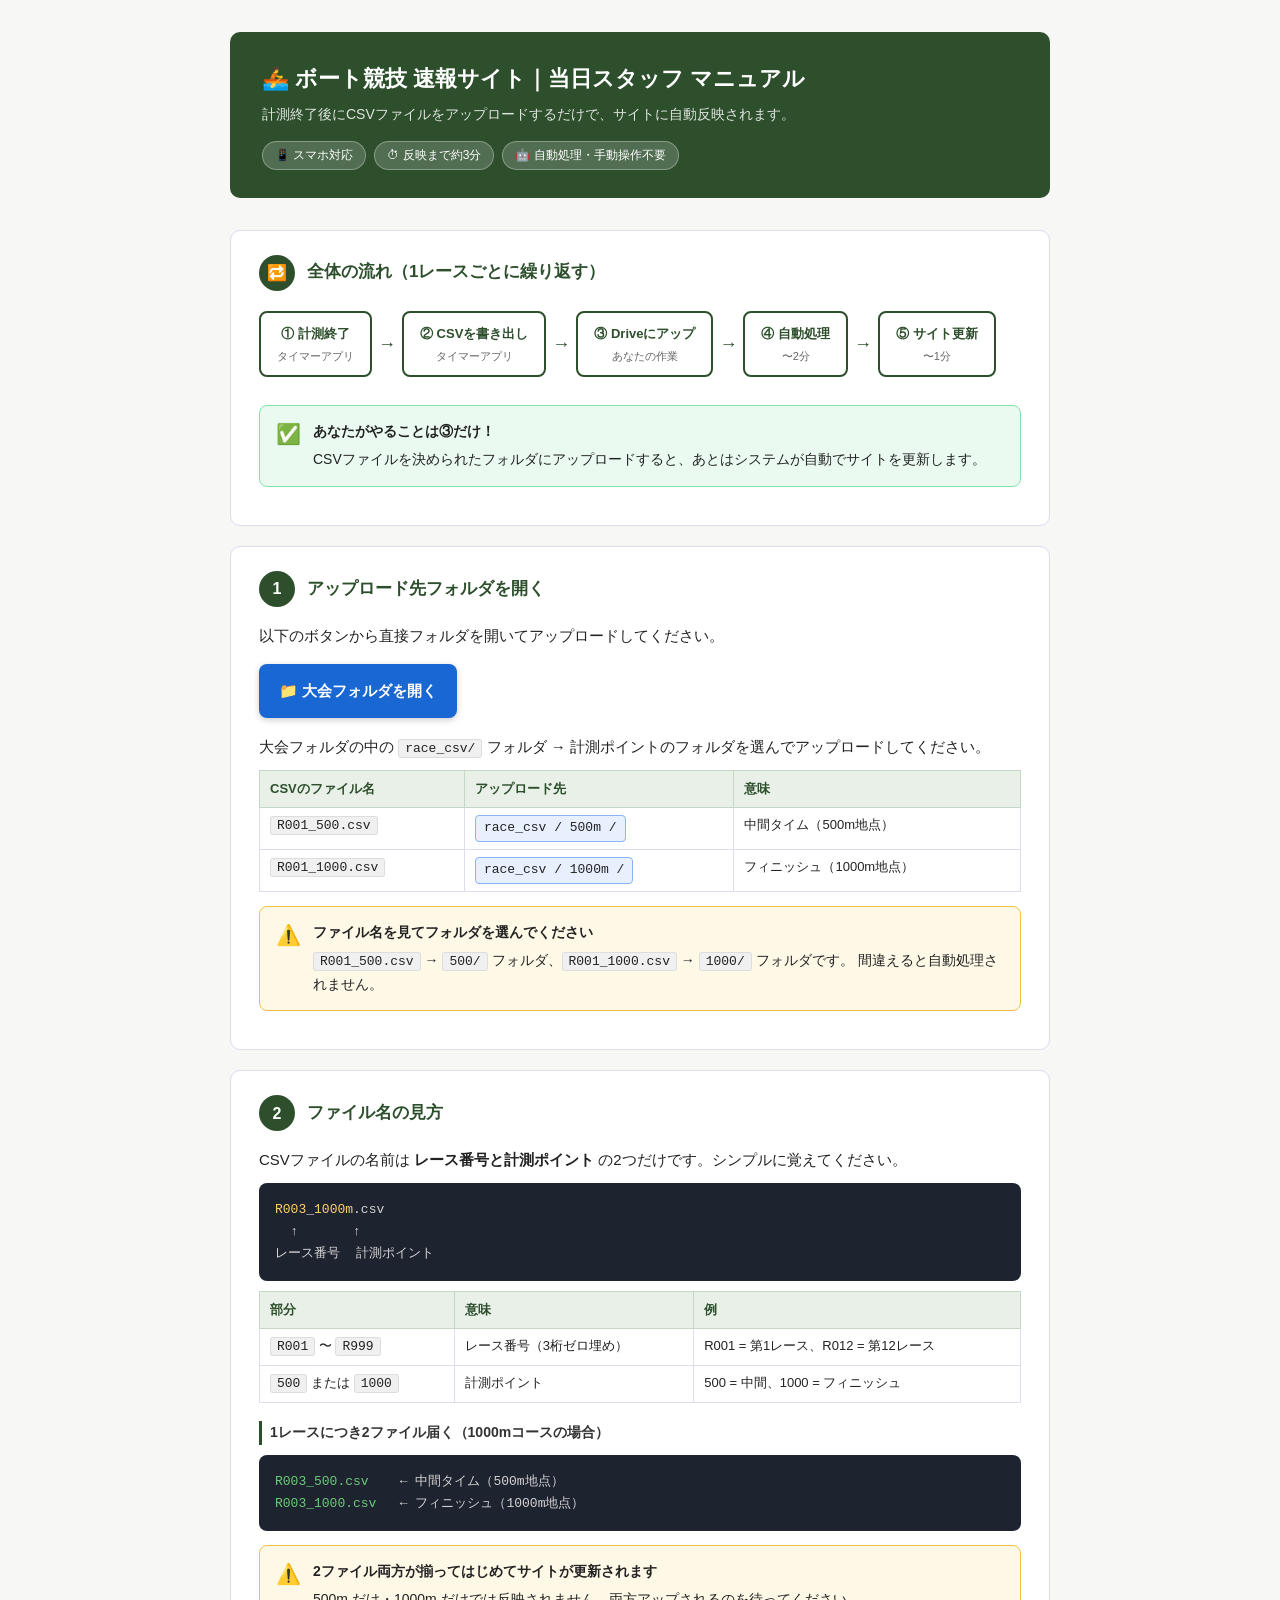
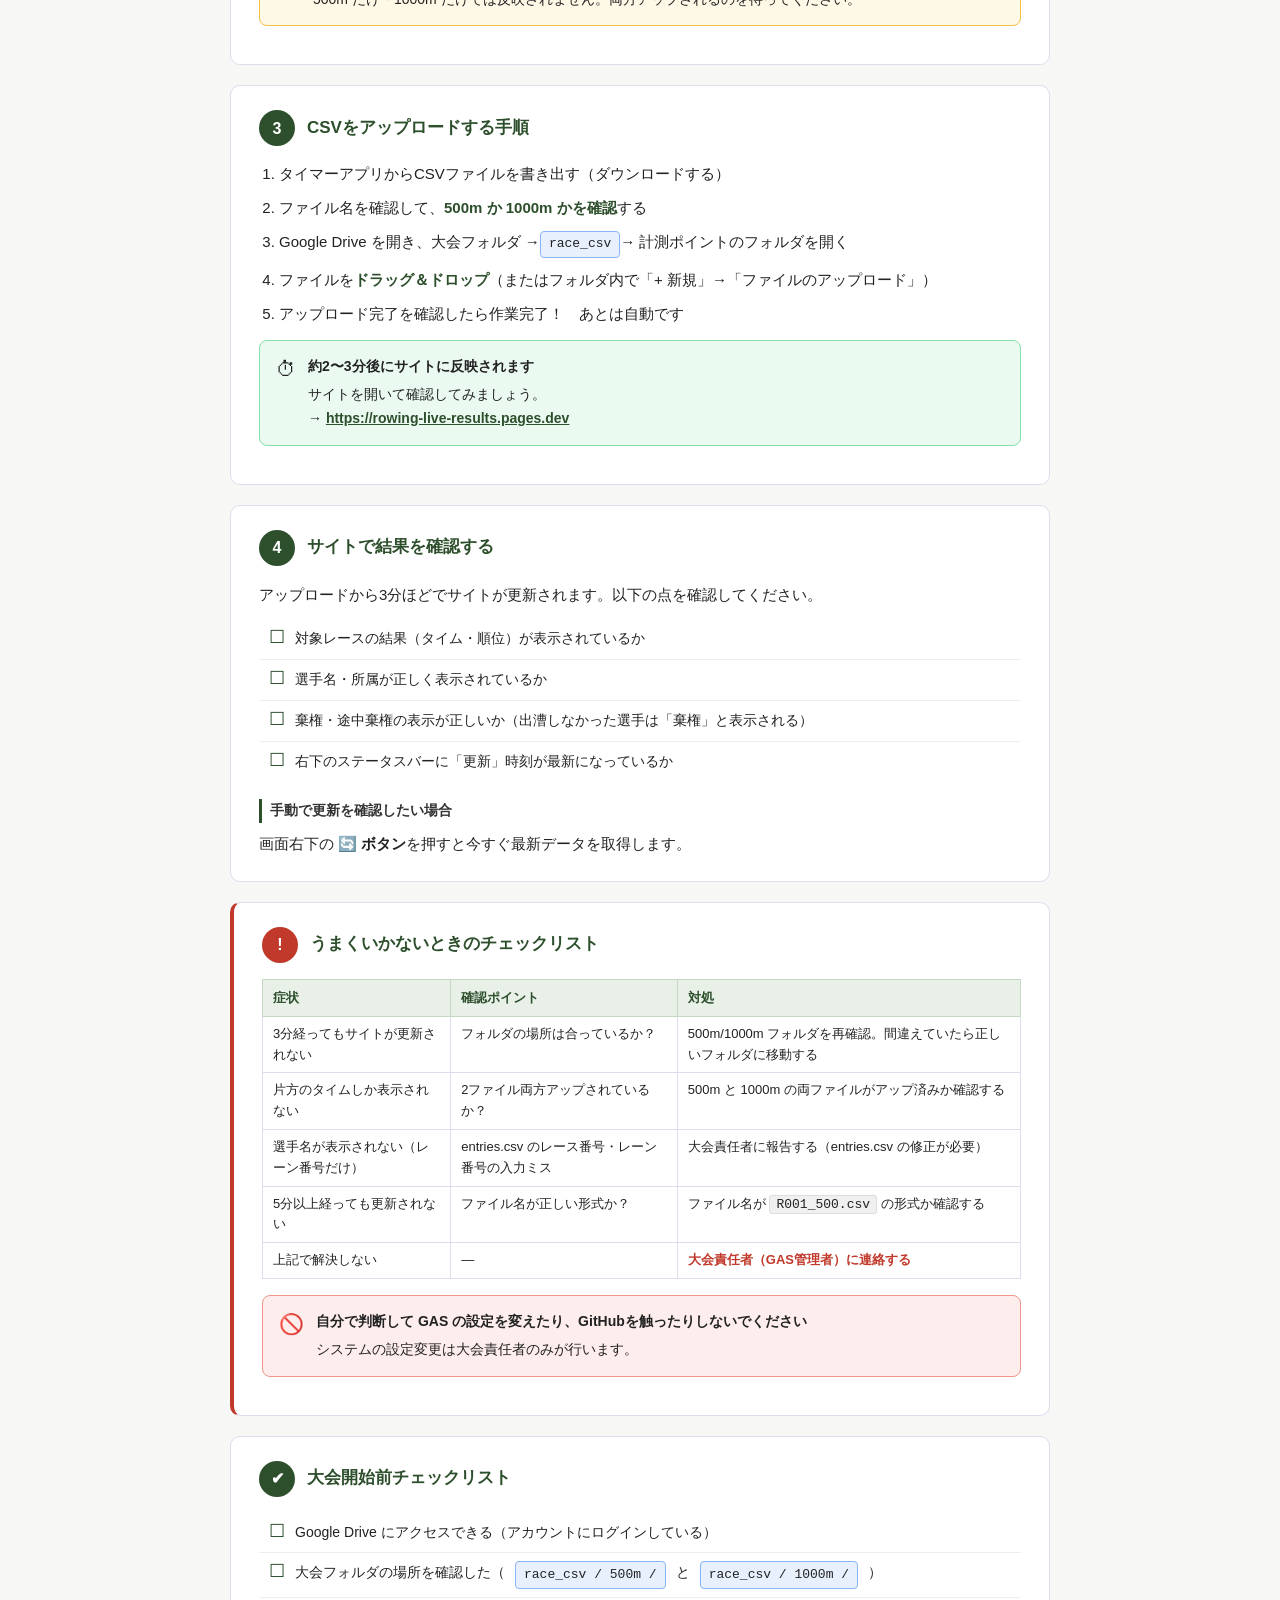
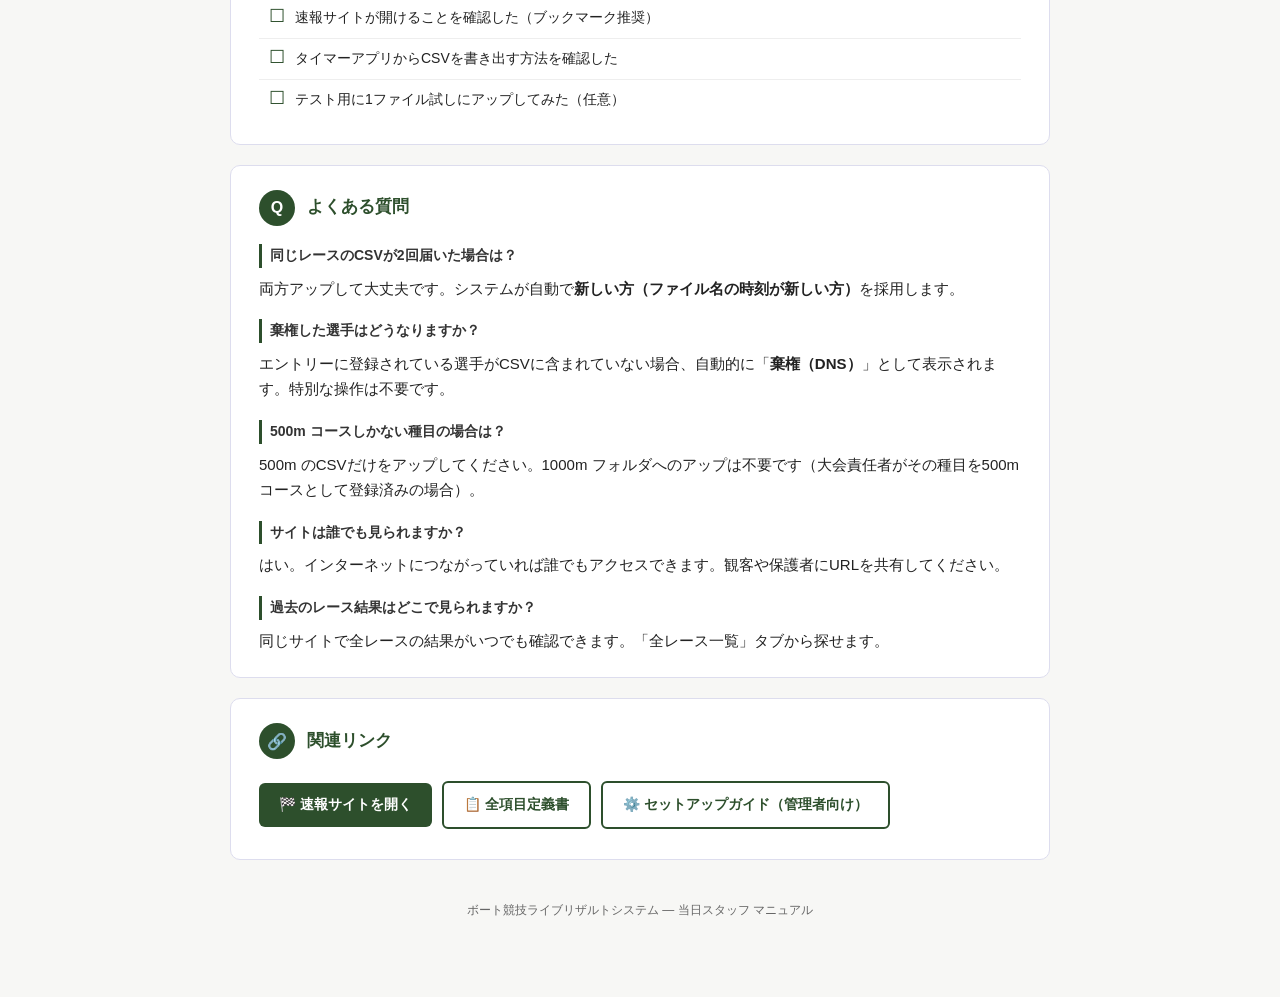
<file: docs/day-manual.html>
<!DOCTYPE html>
<html lang="ja">
<head>
<meta charset="UTF-8">
<meta name="viewport" content="width=device-width, initial-scale=1.0">
<title>当日スタッフ マニュアル｜ボート競技 速報サイト</title>
<style>
  :root {
    --green: #2D4F2C;
    --green-light: #e8f0e8;
    --green-mid: #4a7a48;
    --red: #c0392b;
    --yellow: #f0c040;
    --blue: #3b7dd8;
    --text: #222;
    --muted: #666;
    --bg: #fff;
    --border: #dde;
  }
  * { box-sizing: border-box; margin: 0; padding: 0; }
  body { font-family: -apple-system, 'Hiragino Sans', 'Noto Sans JP', sans-serif; background: #f7f7f5; color: var(--text); font-size: 15px; line-height: 1.7; }

  .page { max-width: 860px; margin: 0 auto; padding: 32px 20px 80px; }

  /* ヘッダー */
  .hero { background: var(--green); color: #fff; border-radius: 10px; padding: 28px 32px; margin-bottom: 32px; }
  .hero h1 { font-size: 22px; font-weight: 700; margin-bottom: 6px; }
  .hero p { font-size: 14px; opacity: 0.85; }
  .hero .badge-list { display: flex; gap: 8px; flex-wrap: wrap; margin-top: 14px; }
  .hero .badge { background: rgba(255,255,255,0.18); border: 1px solid rgba(255,255,255,0.3); border-radius: 20px; padding: 3px 12px; font-size: 12px; }

  /* フロー図 */
  .flow { display: flex; align-items: center; gap: 0; margin: 20px 0 28px; flex-wrap: wrap; }
  .flow-step { background: var(--bg); border: 2px solid var(--green); border-radius: 8px; padding: 10px 16px; font-size: 13px; font-weight: 600; color: var(--green); white-space: nowrap; text-align: center; }
  .flow-arrow { font-size: 18px; color: var(--green); padding: 0 6px; }
  .flow-time { font-size: 11px; font-weight: normal; color: var(--muted); display: block; margin-top: 2px; }

  /* セクション */
  .section { background: var(--bg); border-radius: 10px; padding: 24px 28px; margin-bottom: 20px; border: 1px solid var(--border); }
  .section-header { display: flex; align-items: center; gap: 12px; margin-bottom: 16px; }
  .step-num { width: 36px; height: 36px; background: var(--green); color: #fff; border-radius: 50%; display: flex; align-items: center; justify-content: center; font-size: 16px; font-weight: 700; flex-shrink: 0; }
  .section h2 { font-size: 17px; color: var(--green); }
  .section h3 { font-size: 14px; font-weight: 700; margin: 18px 0 8px; color: #333; border-left: 3px solid var(--green); padding-left: 8px; }

  /* 手順リスト */
  ol.steps { padding-left: 20px; }
  ol.steps li { margin-bottom: 10px; line-height: 1.6; }
  ol.steps li strong { color: var(--green); }

  /* コールアウト */
  .callout { display: flex; gap: 12px; border-radius: 8px; padding: 14px 16px; margin: 14px 0; font-size: 14px; }
  .callout-ok  { background: #eafaf1; border: 1px solid #82e0aa; }
  .callout-warn { background: #fef9e7; border: 1px solid var(--yellow); }
  .callout-ng   { background: #fdedec; border: 1px solid #f1948a; }
  .callout-icon { font-size: 20px; flex-shrink: 0; line-height: 1.4; }
  .callout-body strong { display: block; margin-bottom: 4px; }

  /* コード */
  code { font-family: monospace; font-size: 13px; background: #f0f0f0; border: 1px solid #ddd; padding: 1px 6px; border-radius: 3px; }
  pre { background: #1e2330; color: #d4d4d4; border-radius: 8px; padding: 16px; font-size: 13px; overflow-x: auto; margin: 10px 0; line-height: 1.7; }
  pre .ok  { color: #6bcb77; }
  pre .ng  { color: #ff6b6b; }
  pre .hl  { color: #ffd166; }

  /* フォルダパス */
  .path { display: inline-block; font-family: monospace; font-size: 13px; background: #e8f0fe; border: 1px solid #8ab4f8; border-radius: 4px; padding: 2px 8px; }

  /* テーブル */
  table { border-collapse: collapse; width: 100%; font-size: 13px; margin: 10px 0; }
  th { background: var(--green-light); color: var(--green); padding: 7px 10px; border: 1px solid #c5d8c5; text-align: left; }
  td { border: 1px solid var(--border); padding: 7px 10px; vertical-align: top; line-height: 1.6; }
  tr:hover { background: #fafafa; }

  /* ステータスバッジ */
  .tag { display: inline-block; font-size: 11px; font-weight: 700; padding: 2px 8px; border-radius: 10px; }
  .tag-ok   { background: #d5f5e3; color: #1a7a3e; }
  .tag-warn { background: #fef9e7; color: #9a7d0a; }
  .tag-ng   { background: #fdedec; color: var(--red); }

  /* 大きいボタン */
  .big-link { display: inline-block; background: var(--green); color: #fff; border-radius: 6px; padding: 10px 20px; font-size: 14px; font-weight: 600; text-decoration: none; margin: 6px 6px 6px 0; }
  .big-link:hover { opacity: 0.85; }
  .big-link-sub { background: #fff; color: var(--green); border: 2px solid var(--green); }

  /* チェックリスト */
  .checklist { list-style: none; padding: 0; }
  .checklist li { padding: 8px 10px; border-bottom: 1px solid #eee; font-size: 14px; display: flex; align-items: flex-start; gap: 10px; }
  .checklist li:last-child { border-bottom: none; }
  .checklist li::before { content: '☐'; font-size: 18px; color: var(--green); flex-shrink: 0; line-height: 1.2; }

  /* 重要度カラーバー */
  .priority-high   { border-left: 4px solid var(--red); }
  .priority-medium { border-left: 4px solid var(--yellow); }
  .priority-low    { border-left: 4px solid #aaa; }

  hr { border: none; border-top: 1px solid #ddd; margin: 28px 0; }
  footer { text-align: center; font-size: 12px; color: var(--muted); margin-top: 40px; }
</style>
</head>
<body>
<div class="page">

  <!-- ヘッダー -->
  <div class="hero">
    <h1>🚣 ボート競技 速報サイト｜当日スタッフ マニュアル</h1>
    <p>計測終了後にCSVファイルをアップロードするだけで、サイトに自動反映されます。</p>
    <div class="badge-list">
      <span class="badge">📱 スマホ対応</span>
      <span class="badge">⏱ 反映まで約3分</span>
      <span class="badge">🤖 自動処理・手動操作不要</span>
    </div>
  </div>

  <!-- 全体の流れ -->
  <div class="section">
    <div class="section-header">
      <div class="step-num">🔁</div>
      <h2>全体の流れ（1レースごとに繰り返す）</h2>
    </div>

    <div class="flow">
      <div class="flow-step">① 計測終了<span class="flow-time">タイマーアプリ</span></div>
      <div class="flow-arrow">→</div>
      <div class="flow-step">② CSVを書き出し<span class="flow-time">タイマーアプリ</span></div>
      <div class="flow-arrow">→</div>
      <div class="flow-step">③ Driveにアップ<span class="flow-time">あなたの作業</span></div>
      <div class="flow-arrow">→</div>
      <div class="flow-step">④ 自動処理<span class="flow-time">〜2分</span></div>
      <div class="flow-arrow">→</div>
      <div class="flow-step">⑤ サイト更新<span class="flow-time">〜1分</span></div>
    </div>

    <div class="callout callout-ok">
      <div class="callout-icon">✅</div>
      <div class="callout-body">
        <strong>あなたがやることは③だけ！</strong>
        CSVファイルを決められたフォルダにアップロードすると、あとはシステムが自動でサイトを更新します。
      </div>
    </div>
  </div>

  <!-- STEP 1: アップロード先フォルダ -->
  <div class="section">
    <div class="section-header">
      <div class="step-num">1</div>
      <h2>アップロード先フォルダを開く</h2>
    </div>

    <p>以下のボタンから直接フォルダを開いてアップロードしてください。</p>

    <div style="display:flex; gap:12px; flex-wrap:wrap; margin:16px 0;">
      <a href="https://drive.google.com/drive/folders/1sCKohwJK8DWjINLxEfe_eO9Nm-DBshop"
         target="_blank"
         style="display:flex; align-items:center; gap:10px; background:#1967d2; color:#fff; text-decoration:none; border-radius:8px; padding:14px 20px; font-weight:700; font-size:15px; box-shadow:0 2px 6px rgba(0,0,0,0.2);">
        📁 大会フォルダを開く
      </a>
    </div>

    <p style="margin-bottom:10px;">大会フォルダの中の <code>race_csv/</code> フォルダ → 計測ポイントのフォルダを選んでアップロードしてください。</p>

    <table>
      <tr>
        <th>CSVのファイル名</th>
        <th>アップロード先</th>
        <th>意味</th>
      </tr>
      <tr>
        <td><code>R001_500.csv</code></td>
        <td><span class="path">race_csv / 500m /</span></td>
        <td>中間タイム（500m地点）</td>
      </tr>
      <tr>
        <td><code>R001_1000.csv</code></td>
        <td><span class="path">race_csv / 1000m /</span></td>
        <td>フィニッシュ（1000m地点）</td>
      </tr>
    </table>

    <div class="callout callout-warn" style="margin-top:14px;">
      <div class="callout-icon">⚠️</div>
      <div class="callout-body">
        <strong>ファイル名を見てフォルダを選んでください</strong>
        <code>R001_500.csv</code> → <code>500/</code> フォルダ、<code>R001_1000.csv</code> → <code>1000/</code> フォルダです。
        間違えると自動処理されません。
      </div>
    </div>
  </div>

  <!-- STEP 2: ファイル名の見方 -->
  <div class="section">
    <div class="section-header">
      <div class="step-num">2</div>
      <h2>ファイル名の見方</h2>
    </div>

    <p>CSVファイルの名前は <strong>レース番号と計測ポイント</strong> の2つだけです。シンプルに覚えてください。</p>

<pre><span class="hl">R003</span>_<span class="hl">1000m</span>.csv
  ↑       ↑
レース番号  計測ポイント</pre>

    <table>
      <tr><th>部分</th><th>意味</th><th>例</th></tr>
      <tr><td><code>R001</code> 〜 <code>R999</code></td><td>レース番号（3桁ゼロ埋め）</td><td>R001 = 第1レース、R012 = 第12レース</td></tr>
      <tr><td><code>500</code> または <code>1000</code></td><td>計測ポイント</td><td>500 = 中間、1000 = フィニッシュ</td></tr>
    </table>

    <h3>1レースにつき2ファイル届く（1000mコースの場合）</h3>
<pre><span class="ok">R003_500.csv</span>    ← 中間タイム（500m地点）
<span class="ok">R003_1000.csv</span>   ← フィニッシュ（1000m地点）</pre>

    <div class="callout callout-warn">
      <div class="callout-icon">⚠️</div>
      <div class="callout-body">
        <strong>2ファイル両方が揃ってはじめてサイトが更新されます</strong>
        500m だけ・1000m だけでは反映されません。両方アップされるのを待ってください。
      </div>
    </div>
  </div>

  <!-- STEP 3: アップロード手順 -->
  <div class="section">
    <div class="section-header">
      <div class="step-num">3</div>
      <h2>CSVをアップロードする手順</h2>
    </div>

    <ol class="steps">
      <li>タイマーアプリからCSVファイルを書き出す（ダウンロードする）</li>
      <li>ファイル名を確認して、<strong>500m か 1000m かを確認</strong>する</li>
      <li>Google Drive を開き、大会フォルダ →<span class="path">race_csv</span>→ 計測ポイントのフォルダを開く</li>
      <li>ファイルを<strong>ドラッグ＆ドロップ</strong>（またはフォルダ内で「+ 新規」→「ファイルのアップロード」）</li>
      <li>アップロード完了を確認したら作業完了！　あとは自動です</li>
    </ol>

    <div class="callout callout-ok">
      <div class="callout-icon">⏱</div>
      <div class="callout-body">
        <strong>約2〜3分後にサイトに反映されます</strong>
        サイトを開いて確認してみましょう。
        <br>→ <a href="https://rowing-live-results.pages.dev" target="_blank" style="color:#2D4F2C;font-weight:700;">https://rowing-live-results.pages.dev</a>
      </div>
    </div>
  </div>

  <!-- STEP 4: サイト確認 -->
  <div class="section">
    <div class="section-header">
      <div class="step-num">4</div>
      <h2>サイトで結果を確認する</h2>
    </div>

    <p>アップロードから3分ほどでサイトが更新されます。以下の点を確認してください。</p>

    <ul class="checklist" style="margin-top:12px;">
      <li>対象レースの結果（タイム・順位）が表示されているか</li>
      <li>選手名・所属が正しく表示されているか</li>
      <li>棄権・途中棄権の表示が正しいか（出漕しなかった選手は「棄権」と表示される）</li>
      <li>右下のステータスバーに「更新」時刻が最新になっているか</li>
    </ul>

    <h3>手動で更新を確認したい場合</h3>
    <p>画面右下の <strong>🔄 ボタン</strong>を押すと今すぐ最新データを取得します。</p>
  </div>

  <!-- トラブル対応 -->
  <div class="section priority-high" style="border-left: 4px solid var(--red);">
    <div class="section-header">
      <div class="step-num" style="background:var(--red);">!</div>
      <h2>うまくいかないときのチェックリスト</h2>
    </div>

    <table>
      <tr>
        <th>症状</th>
        <th>確認ポイント</th>
        <th>対処</th>
      </tr>
      <tr>
        <td>3分経ってもサイトが更新されない</td>
        <td>フォルダの場所は合っているか？</td>
        <td>500m/1000m フォルダを再確認。間違えていたら正しいフォルダに移動する</td>
      </tr>
      <tr>
        <td>片方のタイムしか表示されない</td>
        <td>2ファイル両方アップされているか？</td>
        <td>500m と 1000m の両ファイルがアップ済みか確認する</td>
      </tr>
      <tr>
        <td>選手名が表示されない（レーン番号だけ）</td>
        <td>entries.csv のレース番号・レーン番号の入力ミス</td>
        <td>大会責任者に報告する（entries.csv の修正が必要）</td>
      </tr>
      <tr>
        <td>5分以上経っても更新されない</td>
        <td>ファイル名が正しい形式か？</td>
        <td>ファイル名が <code>R001_500.csv</code> の形式か確認する</td>
      </tr>
      <tr>
        <td>上記で解決しない</td>
        <td>—</td>
        <td><strong style="color:var(--red);">大会責任者（GAS管理者）に連絡する</strong></td>
      </tr>
    </table>

    <div class="callout callout-ng" style="margin-top:16px;">
      <div class="callout-icon">🚫</div>
      <div class="callout-body">
        <strong>自分で判断して GAS の設定を変えたり、GitHubを触ったりしないでください</strong>
        システムの設定変更は大会責任者のみが行います。
      </div>
    </div>
  </div>

  <!-- 当日チェックリスト -->
  <div class="section">
    <div class="section-header">
      <div class="step-num">✔</div>
      <h2>大会開始前チェックリスト</h2>
    </div>
    <ul class="checklist">
      <li>Google Drive にアクセスできる（アカウントにログインしている）</li>
      <li>大会フォルダの場所を確認した（<span class="path">race_csv / 500m /</span> と <span class="path">race_csv / 1000m /</span>）</li>
      <li>速報サイトが開けることを確認した（ブックマーク推奨）</li>
      <li>タイマーアプリからCSVを書き出す方法を確認した</li>
      <li>テスト用に1ファイル試しにアップしてみた（任意）</li>
    </ul>
  </div>

  <!-- よくある質問 -->
  <div class="section">
    <div class="section-header">
      <div class="step-num">Q</div>
      <h2>よくある質問</h2>
    </div>

    <h3>同じレースのCSVが2回届いた場合は？</h3>
    <p>両方アップして大丈夫です。システムが自動で<strong>新しい方（ファイル名の時刻が新しい方）</strong>を採用します。</p>

    <h3>棄権した選手はどうなりますか？</h3>
    <p>エントリーに登録されている選手がCSVに含まれていない場合、自動的に「<strong>棄権（DNS）</strong>」として表示されます。特別な操作は不要です。</p>

    <h3>500m コースしかない種目の場合は？</h3>
    <p>500m のCSVだけをアップしてください。1000m フォルダへのアップは不要です（大会責任者がその種目を500mコースとして登録済みの場合）。</p>

    <h3>サイトは誰でも見られますか？</h3>
    <p>はい。インターネットにつながっていれば誰でもアクセスできます。観客や保護者にURLを共有してください。</p>

    <h3>過去のレース結果はどこで見られますか？</h3>
    <p>同じサイトで全レースの結果がいつでも確認できます。「全レース一覧」タブから探せます。</p>
  </div>

  <!-- リンク -->
  <div class="section">
    <div class="section-header">
      <div class="step-num">🔗</div>
      <h2>関連リンク</h2>
    </div>
    <a class="big-link" href="https://rowing-live-results.pages.dev" target="_blank">🏁 速報サイトを開く</a>
    <a class="big-link big-link-sub" href="schedule_input_guide.html">📋 全項目定義書</a>
    <a class="big-link big-link-sub" href="../gas/セットアップガイド.html">⚙️ セットアップガイド（管理者向け）</a>
  </div>

  <footer>ボート競技ライブリザルトシステム — 当日スタッフ マニュアル</footer>

</div>
</body>
</html>
</file>
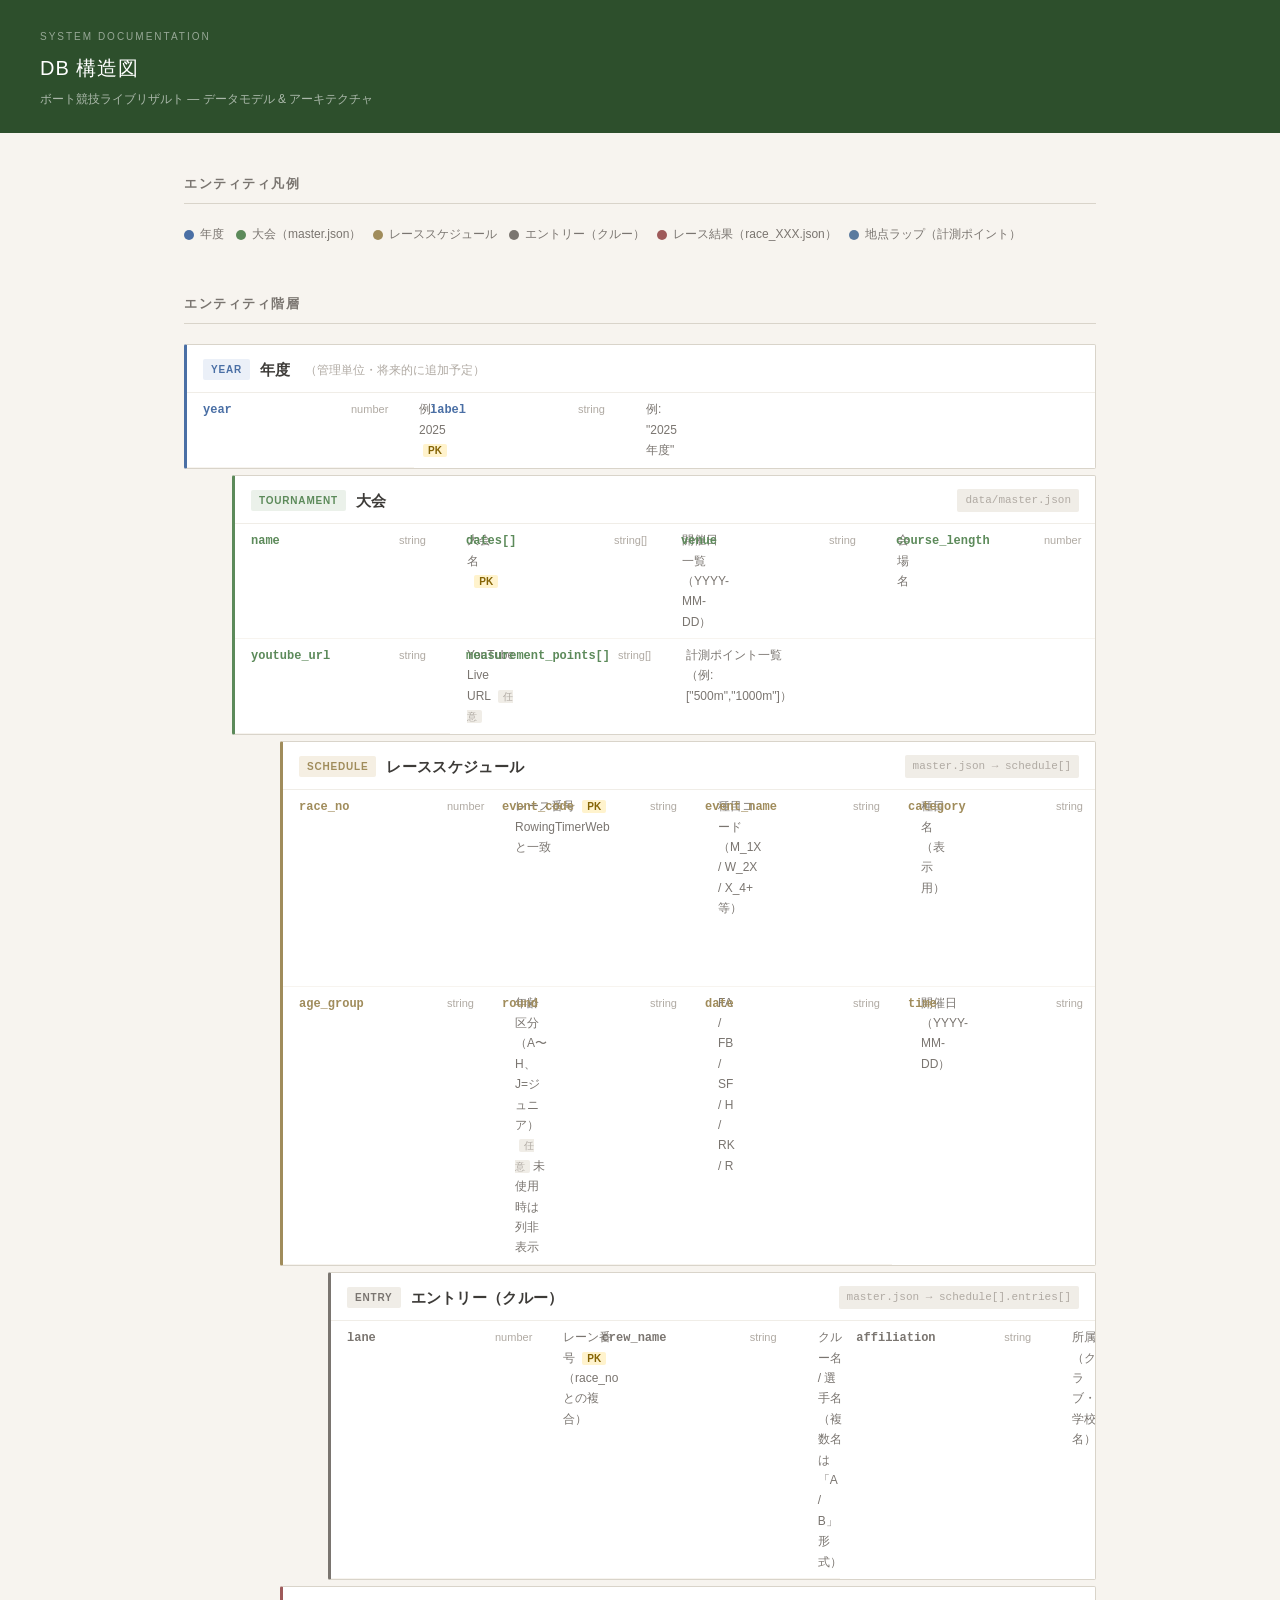
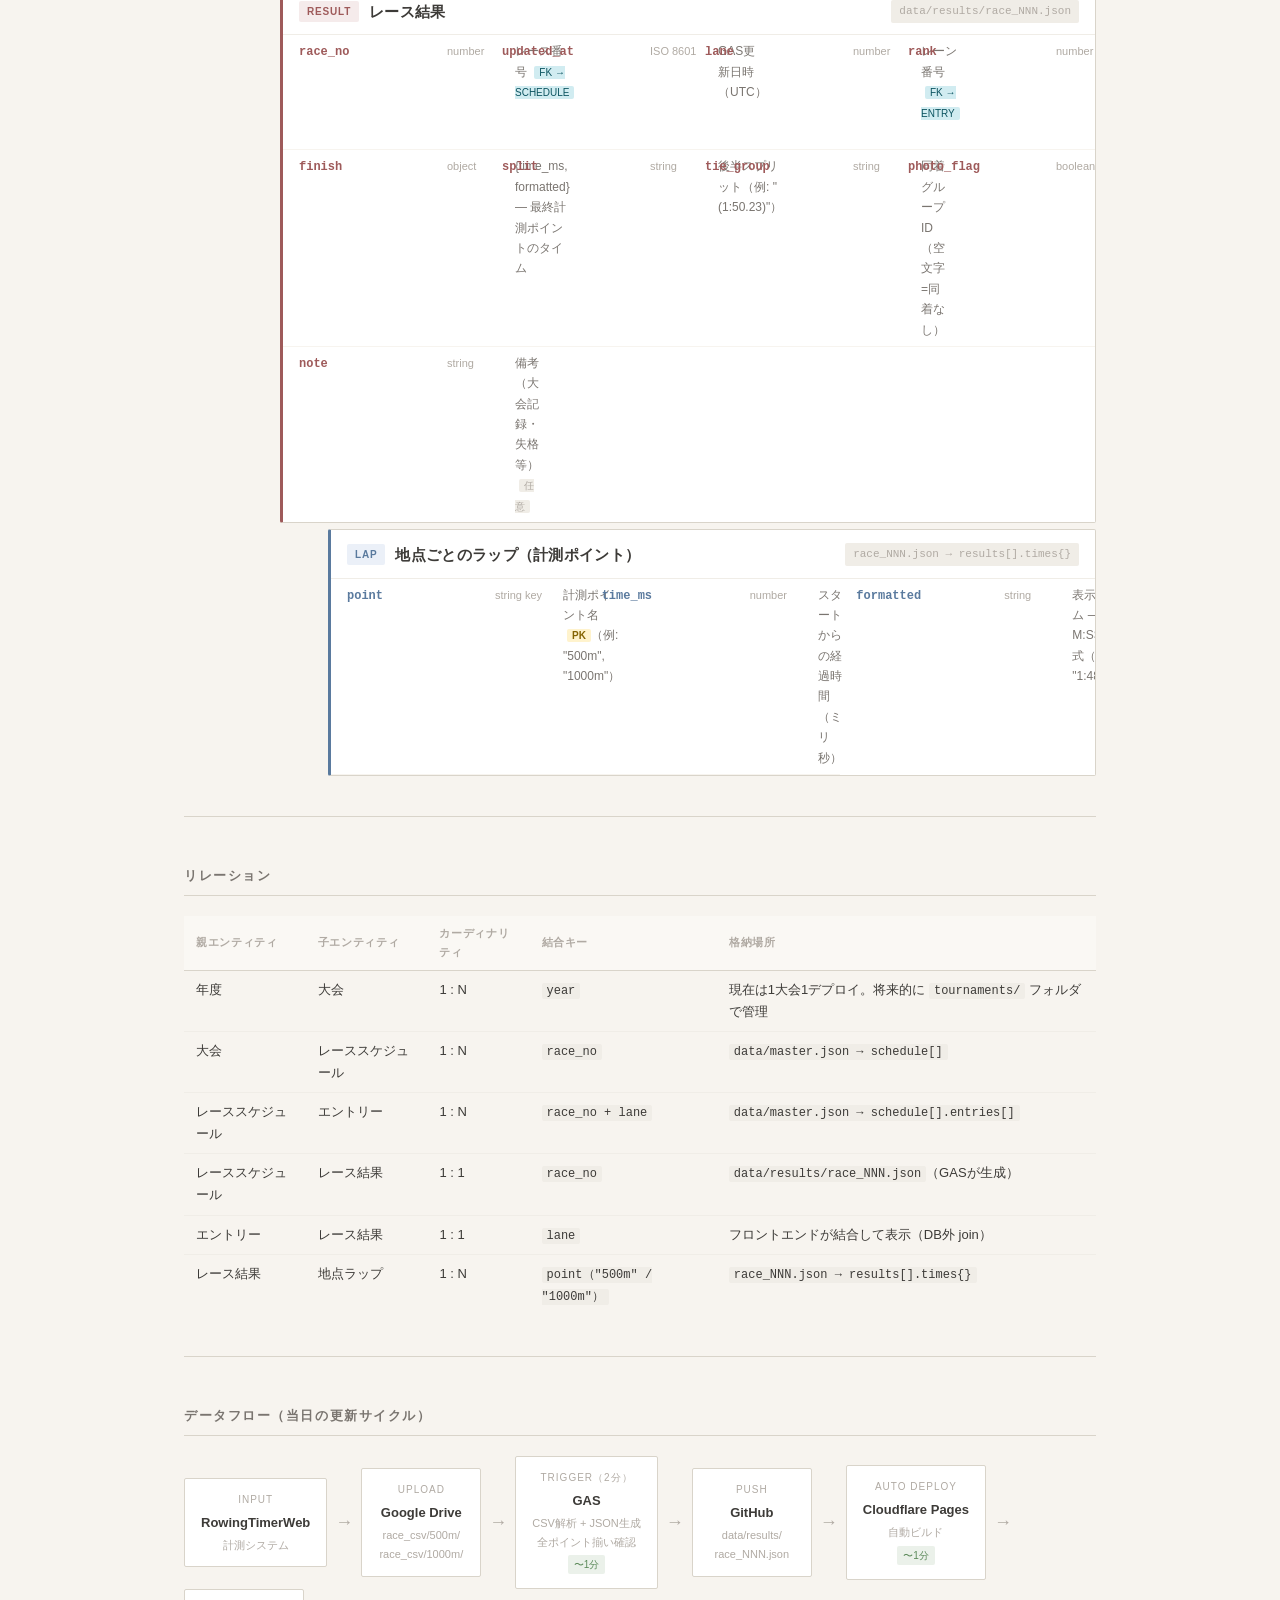
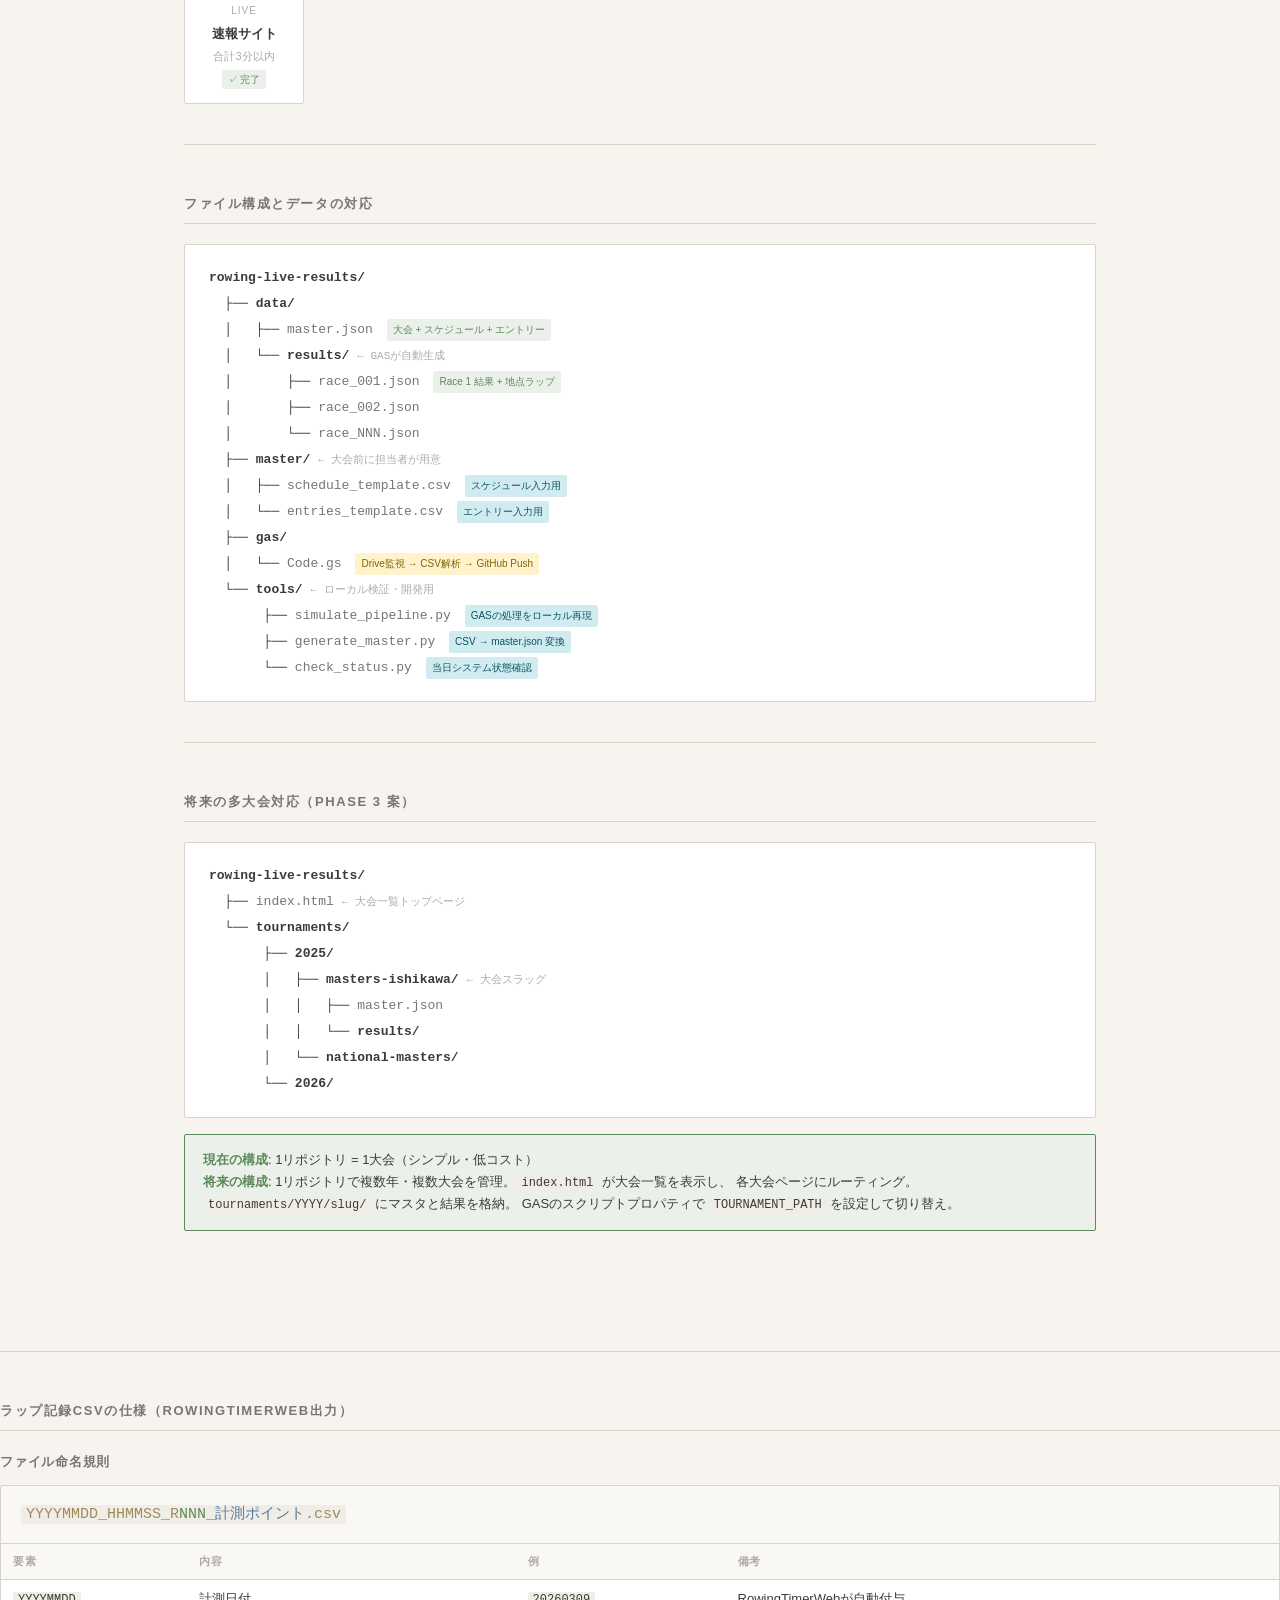
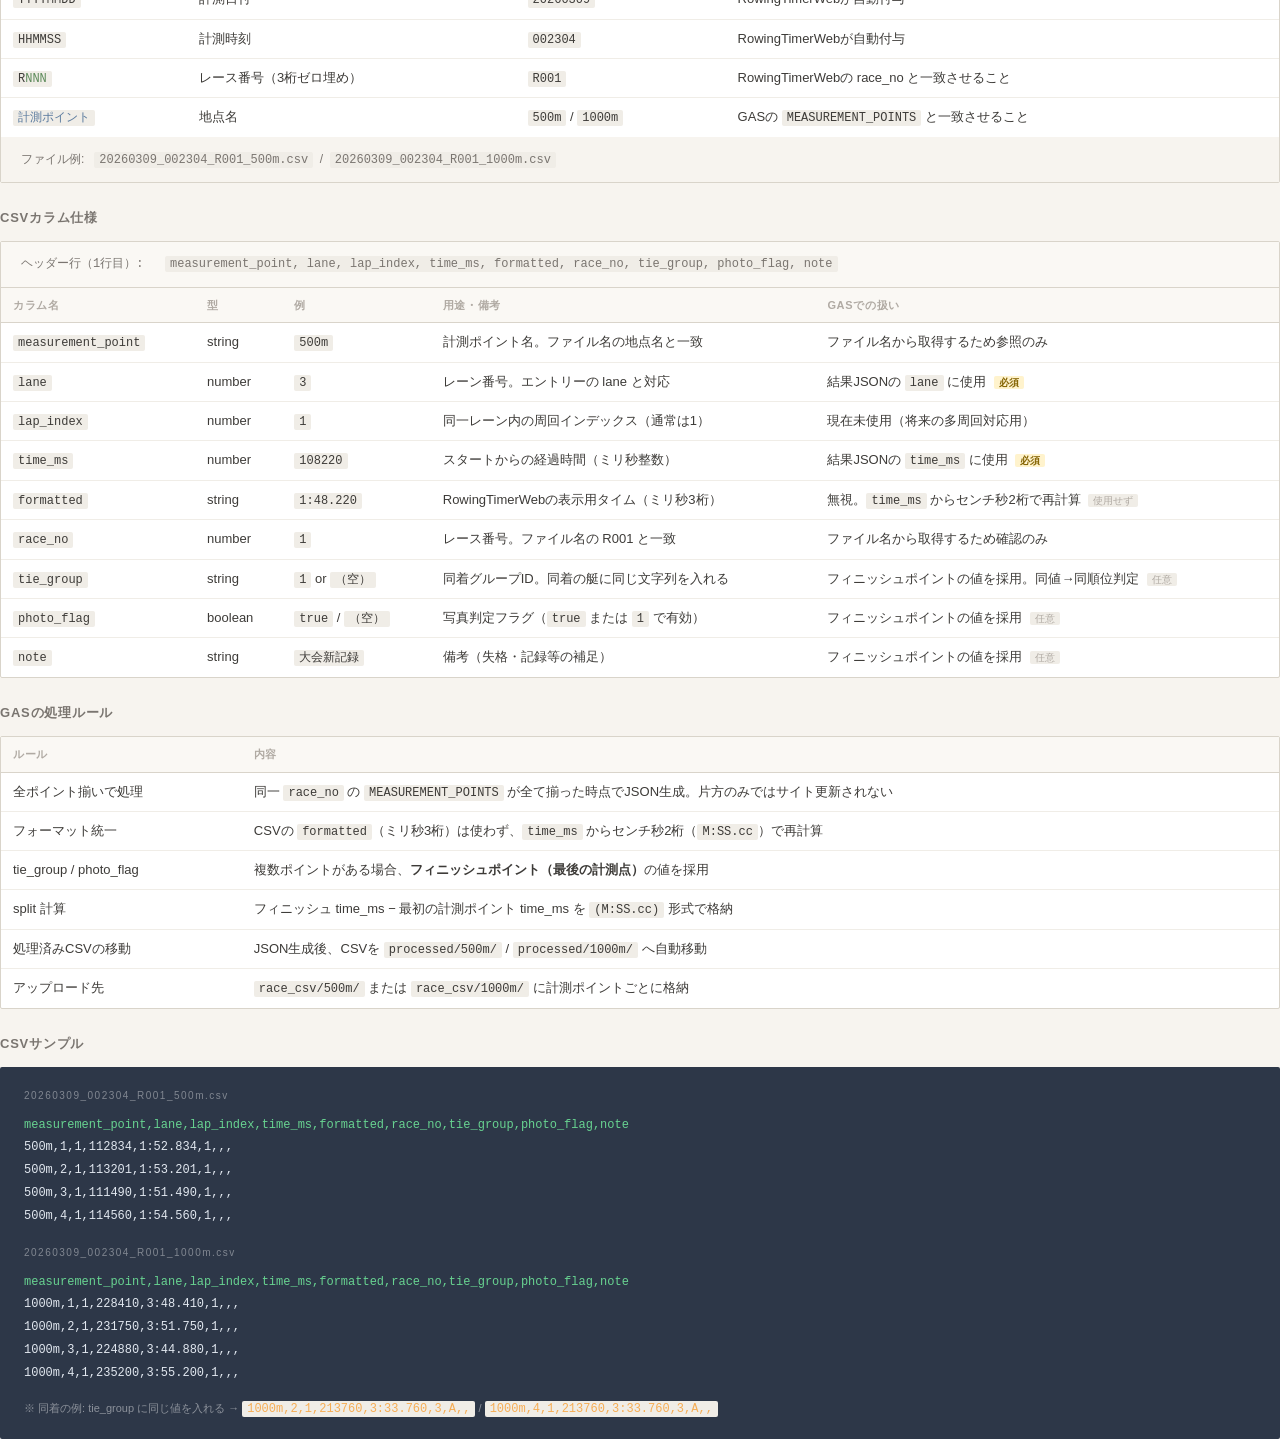
<file: docs/db_structure.html>
<!DOCTYPE html>
<html lang="ja">
<head>
<meta charset="UTF-8">
<meta name="viewport" content="width=device-width, initial-scale=1.0">
<title>DB構造図 — ボート競技ライブリザルト</title>
<style>
:root {
  --bg:         #F7F4EF;
  --card:       #FFFFFF;
  --border:     #D9D4CA;
  --text:       #3D3B38;
  --text-sub:   #7A7570;
  --text-muted: #B0AAA3;
  --accent:     #5C8A5A;
  --accent-bg:  #EBF1EA;
  --gold:       #A08C5B;
  --radius:     2px;

  /* エンティティカラー */
  --c-year:       #4A6FA5;
  --c-year-bg:    #EBF0F8;
  --c-tourn:      #5C8A5A;
  --c-tourn-bg:   #EBF1EA;
  --c-race:       #A08C5B;
  --c-race-bg:    #F5EFE3;
  --c-entry:      #7A7570;
  --c-entry-bg:   #F0EDE7;
  --c-result:     #9E5A5A;
  --c-result-bg:  #F5EBEB;
  --c-lap:        #5A7A9E;
  --c-lap-bg:     #EBF0F8;
}

* { margin:0; padding:0; box-sizing:border-box; }
body {
  font-family: 'Hiragino Sans','Hiragino Kaku Gothic ProN','Noto Sans JP','Yu Gothic',sans-serif;
  background: var(--bg);
  color: var(--text);
  line-height: 1.7;
  font-size: 14px;
}

/* ========= ヘッダー ========= */
header {
  background: #2D4F2C;
  padding: 28px 40px 24px;
}
.header-label {
  font-size: 10px;
  letter-spacing: 0.2em;
  color: rgba(255,255,255,0.5);
  margin-bottom: 6px;
}
.header-title {
  font-size: 20px;
  font-weight: 300;
  color: #fff;
  letter-spacing: 0.05em;
}
.header-sub {
  font-size: 12px;
  color: rgba(255,255,255,0.6);
  margin-top: 4px;
}

/* ========= ページ本体 ========= */
.page { max-width: 960px; margin: 0 auto; padding: 40px 24px 80px; }

h2.section-title {
  font-size: 13px;
  font-weight: 600;
  letter-spacing: 0.12em;
  color: var(--text-sub);
  text-transform: uppercase;
  margin: 48px 0 20px;
  padding-bottom: 8px;
  border-bottom: 1px solid var(--border);
}
h2.section-title:first-child { margin-top: 0; }

/* ========= 階層構造図 ========= */
.hierarchy {
  display: flex;
  flex-direction: column;
  gap: 0;
}

.level {
  display: flex;
  align-items: stretch;
  gap: 0;
  position: relative;
}

/* 縦の接続線 */
.level::before {
  content: '';
  position: absolute;
  left: 24px;
  top: 0;
  bottom: 0;
  width: 1px;
  background: var(--border);
  z-index: 0;
}
.level:first-child::before { top: 50%; }
.level:last-child::before  { bottom: 50%; }

.level-connector {
  display: flex;
  align-items: center;
  width: 48px;
  flex-shrink: 0;
  position: relative;
  z-index: 1;
}
.level-connector::after {
  content: '';
  display: block;
  width: 24px;
  height: 1px;
  background: var(--border);
}

.entity-card {
  flex: 1;
  border: 1px solid var(--border);
  border-radius: var(--radius);
  background: var(--card);
  margin: 6px 0;
  overflow: hidden;
  position: relative;
  z-index: 1;
}
.entity-card.level-0 { border-left: 3px solid var(--c-year); }
.entity-card.level-1 { border-left: 3px solid var(--c-tourn); margin-left: 48px; }
.entity-card.level-2 { border-left: 3px solid var(--c-race);  margin-left: 96px; }
.entity-card.level-3 { border-left: 3px solid var(--c-entry); margin-left: 144px; }
.entity-card.level-4 { border-left: 3px solid var(--c-result);margin-left: 96px; }
.entity-card.level-5 { border-left: 3px solid var(--c-lap);   margin-left: 144px; }

.entity-header {
  display: flex;
  align-items: center;
  gap: 10px;
  padding: 12px 16px 10px;
  border-bottom: 1px solid #F0EDE7;
}
.entity-badge {
  font-size: 10px;
  font-weight: 700;
  letter-spacing: 0.08em;
  padding: 2px 8px;
  border-radius: 2px;
}
.badge-year    { background: var(--c-year-bg);   color: var(--c-year);   }
.badge-tourn   { background: var(--c-tourn-bg);  color: var(--c-tourn);  }
.badge-race    { background: var(--c-race-bg);   color: var(--c-race);   }
.badge-entry   { background: var(--c-entry-bg);  color: var(--c-entry);  }
.badge-result  { background: var(--c-result-bg); color: var(--c-result); }
.badge-lap     { background: var(--c-lap-bg);    color: var(--c-lap);    }

.entity-name {
  font-size: 15px;
  font-weight: 600;
  letter-spacing: 0.02em;
}
.entity-name-sub {
  font-size: 12px;
  color: var(--text-muted);
  margin-left: 4px;
}
.entity-file {
  margin-left: auto;
  font-size: 11px;
  color: var(--text-muted);
  font-family: monospace;
  background: #F0EDE7;
  padding: 2px 8px;
  border-radius: 2px;
}

.entity-props {
  display: grid;
  grid-template-columns: repeat(auto-fill, minmax(200px, 1fr));
  gap: 0;
}
.prop-row {
  display: flex;
  align-items: baseline;
  gap: 8px;
  padding: 6px 16px;
  border-bottom: 1px solid #F7F4EF;
}
.prop-row:last-child { border-bottom: none; }
.prop-key {
  font-family: monospace;
  font-size: 12px;
  color: var(--c-tourn);
  font-weight: 600;
  min-width: 140px;
  flex-shrink: 0;
}
.prop-type {
  font-size: 11px;
  color: var(--text-muted);
  min-width: 60px;
  flex-shrink: 0;
}
.prop-desc {
  font-size: 12px;
  color: var(--text-sub);
}
.prop-key.key-year   { color: var(--c-year);   }
.prop-key.key-tourn  { color: var(--c-tourn);  }
.prop-key.key-race   { color: var(--c-race);   }
.prop-key.key-entry  { color: var(--c-entry);  }
.prop-key.key-result { color: var(--c-result); }
.prop-key.key-lap    { color: var(--c-lap);    }

.prop-pk {
  font-size: 10px;
  background: #FFF3CD;
  color: #856404;
  padding: 1px 5px;
  border-radius: 2px;
  margin-left: 4px;
  font-weight: 700;
}
.prop-fk {
  font-size: 10px;
  background: #D1ECF1;
  color: #0C5460;
  padding: 1px 5px;
  border-radius: 2px;
  margin-left: 4px;
}
.prop-opt {
  font-size: 10px;
  background: #F0EDE7;
  color: var(--text-muted);
  padding: 1px 5px;
  border-radius: 2px;
  margin-left: 4px;
}

/* ========= リレーション表 ========= */
.relation-table {
  width: 100%;
  border-collapse: collapse;
  font-size: 13px;
}
.relation-table th {
  padding: 8px 12px;
  text-align: left;
  font-size: 11px;
  font-weight: 600;
  letter-spacing: 0.06em;
  color: var(--text-muted);
  background: #FAF8F4;
  border-bottom: 1px solid var(--border);
}
.relation-table td {
  padding: 8px 12px;
  border-bottom: 1px solid #F0EDE7;
  vertical-align: top;
}
.relation-table tr:last-child td { border-bottom: none; }
code {
  font-family: monospace;
  font-size: 12px;
  background: #F0EDE7;
  padding: 1px 5px;
  border-radius: 2px;
}

/* ========= データフロー図 ========= */
.flow {
  display: flex;
  align-items: center;
  flex-wrap: wrap;
  gap: 0;
  margin: 16px 0;
}
.flow-step {
  background: var(--card);
  border: 1px solid var(--border);
  border-radius: var(--radius);
  padding: 12px 16px;
  text-align: center;
  min-width: 120px;
}
.flow-step-label {
  font-size: 10px;
  letter-spacing: 0.1em;
  color: var(--text-muted);
  margin-bottom: 4px;
}
.flow-step-name {
  font-size: 13px;
  font-weight: 600;
  color: var(--text);
}
.flow-step-sub {
  font-size: 11px;
  color: var(--text-muted);
  margin-top: 2px;
}
.flow-arrow {
  padding: 0 8px;
  color: var(--text-muted);
  font-size: 18px;
  flex-shrink: 0;
}
.flow-time {
  font-size: 10px;
  color: var(--accent);
  background: var(--accent-bg);
  padding: 1px 6px;
  border-radius: 2px;
  margin-top: 4px;
  display: inline-block;
}

/* ========= ファイル構成 ========= */
.file-tree {
  background: var(--card);
  border: 1px solid var(--border);
  border-radius: var(--radius);
  padding: 20px 24px;
  font-family: monospace;
  font-size: 13px;
  line-height: 2;
}
.ft-dir   { color: var(--text); font-weight: 600; }
.ft-file  { color: var(--text-sub); }
.ft-note  { color: var(--text-muted); font-size: 11px; }
.ft-badge {
  display: inline-block;
  font-size: 10px;
  padding: 1px 6px;
  border-radius: 2px;
  margin-left: 6px;
  font-family: sans-serif;
}
.ft-gas    { background: #FEF3CD; color: #856404; }
.ft-data   { background: var(--accent-bg); color: var(--accent); }
.ft-static { background: #D1ECF1; color: #0C5460; }

/* ========= 凡例 ========= */
.legend {
  display: flex;
  flex-wrap: wrap;
  gap: 12px;
  margin-bottom: 24px;
}
.legend-item {
  display: flex;
  align-items: center;
  gap: 6px;
  font-size: 12px;
  color: var(--text-sub);
}
.legend-dot {
  width: 10px;
  height: 10px;
  border-radius: 50%;
  flex-shrink: 0;
}

/* ========= 将来構成 ========= */
.future-note {
  background: var(--accent-bg);
  border: 1px solid var(--accent);
  border-radius: var(--radius);
  padding: 14px 18px;
  font-size: 13px;
  color: var(--text);
  margin-top: 16px;
}
.future-note strong { color: var(--accent); }

.divider { border: none; border-top: 1px solid var(--border); margin: 40px 0; }
</style>
</head>
<body>

<header>
  <div class="header-label">SYSTEM DOCUMENTATION</div>
  <div class="header-title">DB 構造図</div>
  <div class="header-sub">ボート競技ライブリザルト — データモデル & アーキテクチャ</div>
</header>

<div class="page">

  <!-- ========= 凡例 ========= -->
  <h2 class="section-title">エンティティ凡例</h2>
  <div class="legend">
    <div class="legend-item"><div class="legend-dot" style="background:#4A6FA5"></div>年度</div>
    <div class="legend-item"><div class="legend-dot" style="background:#5C8A5A"></div>大会（master.json）</div>
    <div class="legend-item"><div class="legend-dot" style="background:#A08C5B"></div>レーススケジュール</div>
    <div class="legend-item"><div class="legend-dot" style="background:#7A7570"></div>エントリー（クルー）</div>
    <div class="legend-item"><div class="legend-dot" style="background:#9E5A5A"></div>レース結果（race_XXX.json）</div>
    <div class="legend-item"><div class="legend-dot" style="background:#5A7A9E"></div>地点ラップ（計測ポイント）</div>
  </div>

  <!-- ========= 階層構造 ========= -->
  <h2 class="section-title">エンティティ階層</h2>

  <!-- 年度 -->
  <div class="entity-card level-0" style="margin-bottom:4px">
    <div class="entity-header">
      <span class="entity-badge badge-year">YEAR</span>
      <span class="entity-name">年度</span>
      <span class="entity-name-sub">（管理単位・将来的に追加予定）</span>
    </div>
    <div class="entity-props">
      <div class="prop-row">
        <span class="prop-key key-year">year</span>
        <span class="prop-type">number</span>
        <span class="prop-desc">例: 2025 <span class="prop-pk">PK</span></span>
      </div>
      <div class="prop-row">
        <span class="prop-key key-year">label</span>
        <span class="prop-type">string</span>
        <span class="prop-desc">例: "2025年度"</span>
      </div>
    </div>
  </div>

  <!-- 大会 -->
  <div class="entity-card level-1" style="margin-bottom:4px">
    <div class="entity-header">
      <span class="entity-badge badge-tourn">TOURNAMENT</span>
      <span class="entity-name">大会</span>
      <span class="entity-file">data/master.json</span>
    </div>
    <div class="entity-props">
      <div class="prop-row">
        <span class="prop-key key-tourn">name</span>
        <span class="prop-type">string</span>
        <span class="prop-desc">大会名 &nbsp;<span class="prop-pk">PK</span></span>
      </div>
      <div class="prop-row">
        <span class="prop-key key-tourn">dates[]</span>
        <span class="prop-type">string[]</span>
        <span class="prop-desc">開催日一覧（YYYY-MM-DD）</span>
      </div>
      <div class="prop-row">
        <span class="prop-key key-tourn">venue</span>
        <span class="prop-type">string</span>
        <span class="prop-desc">会場名</span>
      </div>
      <div class="prop-row">
        <span class="prop-key key-tourn">course_length</span>
        <span class="prop-type">number</span>
        <span class="prop-desc">コース距離（m）</span>
      </div>
      <div class="prop-row">
        <span class="prop-key key-tourn">youtube_url</span>
        <span class="prop-type">string</span>
        <span class="prop-desc">YouTube Live URL <span class="prop-opt">任意</span></span>
      </div>
      <div class="prop-row">
        <span class="prop-key key-tourn">measurement_points[]</span>
        <span class="prop-type">string[]</span>
        <span class="prop-desc">計測ポイント一覧（例: ["500m","1000m"]）</span>
      </div>
    </div>
  </div>

  <!-- レーススケジュール -->
  <div class="entity-card level-2" style="margin-bottom:4px">
    <div class="entity-header">
      <span class="entity-badge badge-race">SCHEDULE</span>
      <span class="entity-name">レーススケジュール</span>
      <span class="entity-file">master.json → schedule[]</span>
    </div>
    <div class="entity-props">
      <div class="prop-row">
        <span class="prop-key key-race">race_no</span>
        <span class="prop-type">number</span>
        <span class="prop-desc">レース番号 <span class="prop-pk">PK</span> RowingTimerWebと一致</span>
      </div>
      <div class="prop-row">
        <span class="prop-key key-race">event_code</span>
        <span class="prop-type">string</span>
        <span class="prop-desc">種目コード（M_1X / W_2X / X_4+ 等）</span>
      </div>
      <div class="prop-row">
        <span class="prop-key key-race">event_name</span>
        <span class="prop-type">string</span>
        <span class="prop-desc">種目名（表示用）</span>
      </div>
      <div class="prop-row">
        <span class="prop-key key-race">category</span>
        <span class="prop-type">string</span>
        <span class="prop-desc">M（男子）/ W（女子）/ X（混成）</span>
      </div>
      <div class="prop-row">
        <span class="prop-key key-race">age_group</span>
        <span class="prop-type">string</span>
        <span class="prop-desc">年齢区分（A〜H、J=ジュニア）<span class="prop-opt">任意</span> 未使用時は列非表示</span>
      </div>
      <div class="prop-row">
        <span class="prop-key key-race">round</span>
        <span class="prop-type">string</span>
        <span class="prop-desc">FA / FB / SF / H / RK / R</span>
      </div>
      <div class="prop-row">
        <span class="prop-key key-race">date</span>
        <span class="prop-type">string</span>
        <span class="prop-desc">開催日（YYYY-MM-DD）</span>
      </div>
      <div class="prop-row">
        <span class="prop-key key-race">time</span>
        <span class="prop-type">string</span>
        <span class="prop-desc">発艇時刻（HH:MM）</span>
      </div>
    </div>
  </div>

  <!-- エントリー -->
  <div class="entity-card level-3" style="margin-bottom:4px">
    <div class="entity-header">
      <span class="entity-badge badge-entry">ENTRY</span>
      <span class="entity-name">エントリー（クルー）</span>
      <span class="entity-file">master.json → schedule[].entries[]</span>
    </div>
    <div class="entity-props">
      <div class="prop-row">
        <span class="prop-key key-entry">lane</span>
        <span class="prop-type">number</span>
        <span class="prop-desc">レーン番号 <span class="prop-pk">PK</span>（race_no との複合）</span>
      </div>
      <div class="prop-row">
        <span class="prop-key key-entry">crew_name</span>
        <span class="prop-type">string</span>
        <span class="prop-desc">クルー名 / 選手名（複数名は「A / B」形式）</span>
      </div>
      <div class="prop-row">
        <span class="prop-key key-entry">affiliation</span>
        <span class="prop-type">string</span>
        <span class="prop-desc">所属（クラブ・学校名）</span>
      </div>
    </div>
  </div>

  <!-- 結果 -->
  <div class="entity-card level-4" style="margin-bottom:4px">
    <div class="entity-header">
      <span class="entity-badge badge-result">RESULT</span>
      <span class="entity-name">レース結果</span>
      <span class="entity-file">data/results/race_NNN.json</span>
    </div>
    <div class="entity-props">
      <div class="prop-row">
        <span class="prop-key key-result">race_no</span>
        <span class="prop-type">number</span>
        <span class="prop-desc">レース番号 <span class="prop-fk">FK → SCHEDULE</span></span>
      </div>
      <div class="prop-row">
        <span class="prop-key key-result">updated_at</span>
        <span class="prop-type">ISO 8601</span>
        <span class="prop-desc">GAS更新日時（UTC）</span>
      </div>
      <div class="prop-row">
        <span class="prop-key key-result">lane</span>
        <span class="prop-type">number</span>
        <span class="prop-desc">レーン番号 <span class="prop-fk">FK → ENTRY</span></span>
      </div>
      <div class="prop-row">
        <span class="prop-key key-result">rank</span>
        <span class="prop-type">number</span>
        <span class="prop-desc">順位（同着は同値）</span>
      </div>
      <div class="prop-row">
        <span class="prop-key key-result">finish</span>
        <span class="prop-type">object</span>
        <span class="prop-desc">{time_ms, formatted} — 最終計測ポイントのタイム</span>
      </div>
      <div class="prop-row">
        <span class="prop-key key-result">split</span>
        <span class="prop-type">string</span>
        <span class="prop-desc">後半スプリット（例: "(1:50.23)"）</span>
      </div>
      <div class="prop-row">
        <span class="prop-key key-result">tie_group</span>
        <span class="prop-type">string</span>
        <span class="prop-desc">同着グループID（空文字=同着なし）</span>
      </div>
      <div class="prop-row">
        <span class="prop-key key-result">photo_flag</span>
        <span class="prop-type">boolean</span>
        <span class="prop-desc">写真判定フラグ</span>
      </div>
      <div class="prop-row">
        <span class="prop-key key-result">note</span>
        <span class="prop-type">string</span>
        <span class="prop-desc">備考（大会記録・失格等）<span class="prop-opt">任意</span></span>
      </div>
    </div>
  </div>

  <!-- 地点ラップ -->
  <div class="entity-card level-5" style="margin-bottom:4px">
    <div class="entity-header">
      <span class="entity-badge badge-lap">LAP</span>
      <span class="entity-name">地点ごとのラップ（計測ポイント）</span>
      <span class="entity-file">race_NNN.json → results[].times{}</span>
    </div>
    <div class="entity-props">
      <div class="prop-row">
        <span class="prop-key key-lap">point</span>
        <span class="prop-type">string key</span>
        <span class="prop-desc">計測ポイント名 <span class="prop-pk">PK</span>（例: "500m", "1000m"）</span>
      </div>
      <div class="prop-row">
        <span class="prop-key key-lap">time_ms</span>
        <span class="prop-type">number</span>
        <span class="prop-desc">スタートからの経過時間（ミリ秒）</span>
      </div>
      <div class="prop-row">
        <span class="prop-key key-lap">formatted</span>
        <span class="prop-type">string</span>
        <span class="prop-desc">表示用タイム — M:SS.cc 形式（例: "1:48.22"）</span>
      </div>
    </div>
  </div>

  <hr class="divider">

  <!-- ========= リレーション ========= -->
  <h2 class="section-title">リレーション</h2>
  <table class="relation-table">
    <thead>
      <tr>
        <th>親エンティティ</th>
        <th>子エンティティ</th>
        <th>カーディナリティ</th>
        <th>結合キー</th>
        <th>格納場所</th>
      </tr>
    </thead>
    <tbody>
      <tr>
        <td>年度</td>
        <td>大会</td>
        <td>1 : N</td>
        <td><code>year</code></td>
        <td>現在は1大会1デプロイ。将来的に <code>tournaments/</code> フォルダで管理</td>
      </tr>
      <tr>
        <td>大会</td>
        <td>レーススケジュール</td>
        <td>1 : N</td>
        <td><code>race_no</code></td>
        <td><code>data/master.json → schedule[]</code></td>
      </tr>
      <tr>
        <td>レーススケジュール</td>
        <td>エントリー</td>
        <td>1 : N</td>
        <td><code>race_no + lane</code></td>
        <td><code>data/master.json → schedule[].entries[]</code></td>
      </tr>
      <tr>
        <td>レーススケジュール</td>
        <td>レース結果</td>
        <td>1 : 1</td>
        <td><code>race_no</code></td>
        <td><code>data/results/race_NNN.json</code>（GASが生成）</td>
      </tr>
      <tr>
        <td>エントリー</td>
        <td>レース結果</td>
        <td>1 : 1</td>
        <td><code>lane</code></td>
        <td>フロントエンドが結合して表示（DB外 join）</td>
      </tr>
      <tr>
        <td>レース結果</td>
        <td>地点ラップ</td>
        <td>1 : N</td>
        <td><code>point（"500m" / "1000m"）</code></td>
        <td><code>race_NNN.json → results[].times{}</code></td>
      </tr>
    </tbody>
  </table>

  <hr class="divider">

  <!-- ========= データフロー ========= -->
  <h2 class="section-title">データフロー（当日の更新サイクル）</h2>
  <div class="flow">
    <div class="flow-step">
      <div class="flow-step-label">INPUT</div>
      <div class="flow-step-name">RowingTimerWeb</div>
      <div class="flow-step-sub">計測システム</div>
    </div>
    <div class="flow-arrow">→</div>
    <div class="flow-step">
      <div class="flow-step-label">UPLOAD</div>
      <div class="flow-step-name">Google Drive</div>
      <div class="flow-step-sub">race_csv/500m/<br>race_csv/1000m/</div>
    </div>
    <div class="flow-arrow">→</div>
    <div class="flow-step">
      <div class="flow-step-label">TRIGGER（2分）</div>
      <div class="flow-step-name">GAS</div>
      <div class="flow-step-sub">CSV解析 + JSON生成<br>全ポイント揃い確認</div>
      <div><span class="flow-time">〜1分</span></div>
    </div>
    <div class="flow-arrow">→</div>
    <div class="flow-step">
      <div class="flow-step-label">PUSH</div>
      <div class="flow-step-name">GitHub</div>
      <div class="flow-step-sub">data/results/<br>race_NNN.json</div>
    </div>
    <div class="flow-arrow">→</div>
    <div class="flow-step">
      <div class="flow-step-label">AUTO DEPLOY</div>
      <div class="flow-step-name">Cloudflare Pages</div>
      <div class="flow-step-sub">自動ビルド</div>
      <div><span class="flow-time">〜1分</span></div>
    </div>
    <div class="flow-arrow">→</div>
    <div class="flow-step">
      <div class="flow-step-label">LIVE</div>
      <div class="flow-step-name">速報サイト</div>
      <div class="flow-step-sub">合計3分以内</div>
      <div><span class="flow-time">✓ 完了</span></div>
    </div>
  </div>

  <hr class="divider">

  <!-- ========= ファイル構成 ========= -->
  <h2 class="section-title">ファイル構成とデータの対応</h2>
  <div class="file-tree">
    <span class="ft-dir">rowing-live-results/</span><br>
    &nbsp;&nbsp;├── <span class="ft-dir">data/</span><br>
    &nbsp;&nbsp;│&nbsp;&nbsp; ├── <span class="ft-file">master.json</span>
      <span class="ft-badge ft-data">大会 + スケジュール + エントリー</span><br>
    &nbsp;&nbsp;│&nbsp;&nbsp; └── <span class="ft-dir">results/</span>
      <span class="ft-note"> ← GASが自動生成</span><br>
    &nbsp;&nbsp;│&nbsp;&nbsp;&nbsp;&nbsp;&nbsp;&nbsp; ├── <span class="ft-file">race_001.json</span>
      <span class="ft-badge ft-data">Race 1 結果 + 地点ラップ</span><br>
    &nbsp;&nbsp;│&nbsp;&nbsp;&nbsp;&nbsp;&nbsp;&nbsp; ├── <span class="ft-file">race_002.json</span><br>
    &nbsp;&nbsp;│&nbsp;&nbsp;&nbsp;&nbsp;&nbsp;&nbsp; └── <span class="ft-file">race_NNN.json</span><br>
    &nbsp;&nbsp;├── <span class="ft-dir">master/</span>
      <span class="ft-note"> ← 大会前に担当者が用意</span><br>
    &nbsp;&nbsp;│&nbsp;&nbsp; ├── <span class="ft-file">schedule_template.csv</span>
      <span class="ft-badge ft-static">スケジュール入力用</span><br>
    &nbsp;&nbsp;│&nbsp;&nbsp; └── <span class="ft-file">entries_template.csv</span>
      <span class="ft-badge ft-static">エントリー入力用</span><br>
    &nbsp;&nbsp;├── <span class="ft-dir">gas/</span><br>
    &nbsp;&nbsp;│&nbsp;&nbsp; └── <span class="ft-file">Code.gs</span>
      <span class="ft-badge ft-gas">Drive監視 → CSV解析 → GitHub Push</span><br>
    &nbsp;&nbsp;└── <span class="ft-dir">tools/</span>
      <span class="ft-note"> ← ローカル検証・開発用</span><br>
    &nbsp;&nbsp;&nbsp;&nbsp;&nbsp;&nbsp; ├── <span class="ft-file">simulate_pipeline.py</span>
      <span class="ft-badge ft-static">GASの処理をローカル再現</span><br>
    &nbsp;&nbsp;&nbsp;&nbsp;&nbsp;&nbsp; ├── <span class="ft-file">generate_master.py</span>
      <span class="ft-badge ft-static">CSV → master.json 変換</span><br>
    &nbsp;&nbsp;&nbsp;&nbsp;&nbsp;&nbsp; └── <span class="ft-file">check_status.py</span>
      <span class="ft-badge ft-static">当日システム状態確認</span>
  </div>

  <hr class="divider">

  <!-- ========= 将来構成 ========= -->
  <h2 class="section-title">将来の多大会対応（Phase 3 案）</h2>
  <div class="file-tree">
    <span class="ft-dir">rowing-live-results/</span><br>
    &nbsp;&nbsp;├── <span class="ft-file">index.html</span>
      <span class="ft-note"> ← 大会一覧トップページ</span><br>
    &nbsp;&nbsp;└── <span class="ft-dir">tournaments/</span><br>
    &nbsp;&nbsp;&nbsp;&nbsp;&nbsp;&nbsp; ├── <span class="ft-dir">2025/</span><br>
    &nbsp;&nbsp;&nbsp;&nbsp;&nbsp;&nbsp; │&nbsp;&nbsp; ├── <span class="ft-dir">masters-ishikawa/</span>
      <span class="ft-note"> ← 大会スラッグ</span><br>
    &nbsp;&nbsp;&nbsp;&nbsp;&nbsp;&nbsp; │&nbsp;&nbsp; │&nbsp;&nbsp; ├── <span class="ft-file">master.json</span><br>
    &nbsp;&nbsp;&nbsp;&nbsp;&nbsp;&nbsp; │&nbsp;&nbsp; │&nbsp;&nbsp; └── <span class="ft-dir">results/</span><br>
    &nbsp;&nbsp;&nbsp;&nbsp;&nbsp;&nbsp; │&nbsp;&nbsp; └── <span class="ft-dir">national-masters/</span><br>
    &nbsp;&nbsp;&nbsp;&nbsp;&nbsp;&nbsp; └── <span class="ft-dir">2026/</span><br>
  </div>
  <div class="future-note">
    <strong>現在の構成</strong>: 1リポジトリ = 1大会（シンプル・低コスト）<br>
    <strong>将来の構成</strong>: 1リポジトリで複数年・複数大会を管理。<code>index.html</code> が大会一覧を表示し、
    各大会ページにルーティング。<code>tournaments/YYYY/slug/</code> にマスタと結果を格納。
    GASのスクリプトプロパティで <code>TOURNAMENT_PATH</code> を設定して切り替え。
  </div>

</div>

  <hr class="divider">

  <!-- ========= CSV仕様 ========= -->
  <h2 class="section-title">ラップ記録CSVの仕様（RowingTimerWeb出力）</h2>

  <!-- ファイル命名規則 -->
  <div style="margin-bottom:24px">
    <div style="font-size:13px;font-weight:600;color:var(--text-sub);letter-spacing:0.06em;margin-bottom:12px">
      ファイル命名規則
    </div>
    <div style="background:var(--card);border:1px solid var(--border);border-radius:var(--radius);overflow:hidden">
      <div style="padding:16px 20px;border-bottom:1px solid var(--border);background:#FAF8F4">
        <code style="font-size:15px;color:var(--c-race)">YYYYMMDD_HHMMSS_R<span style="color:var(--c-tourn)">NNN</span>_<span style="color:var(--c-lap)">計測ポイント</span>.csv</code>
      </div>
      <table class="relation-table" style="margin:0">
        <thead><tr><th>要素</th><th>内容</th><th>例</th><th>備考</th></tr></thead>
        <tbody>
          <tr>
            <td><code>YYYYMMDD</code></td>
            <td>計測日付</td>
            <td><code>20260309</code></td>
            <td>RowingTimerWebが自動付与</td>
          </tr>
          <tr>
            <td><code>HHMMSS</code></td>
            <td>計測時刻</td>
            <td><code>002304</code></td>
            <td>RowingTimerWebが自動付与</td>
          </tr>
          <tr>
            <td><code>R<span style="color:var(--c-tourn)">NNN</span></code></td>
            <td>レース番号（3桁ゼロ埋め）</td>
            <td><code>R001</code></td>
            <td>RowingTimerWebの race_no と一致させること</td>
          </tr>
          <tr>
            <td><code style="color:var(--c-lap)">計測ポイント</code></td>
            <td>地点名</td>
            <td><code>500m</code> / <code>1000m</code></td>
            <td>GASの <code>MEASUREMENT_POINTS</code> と一致させること</td>
          </tr>
        </tbody>
      </table>
      <div style="padding:12px 20px;background:#F7F4EF;font-size:12px;color:var(--text-sub)">
        ファイル例: &nbsp;
        <code>20260309_002304_R001_500m.csv</code> &nbsp;/&nbsp;
        <code>20260309_002304_R001_1000m.csv</code>
      </div>
    </div>
  </div>

  <!-- カラム仕様 -->
  <div style="margin-bottom:24px">
    <div style="font-size:13px;font-weight:600;color:var(--text-sub);letter-spacing:0.06em;margin-bottom:12px">
      CSVカラム仕様
    </div>
    <div style="background:var(--card);border:1px solid var(--border);border-radius:var(--radius);overflow:hidden">
      <div style="padding:12px 20px;border-bottom:1px solid var(--border);background:#FAF8F4;font-size:12px;font-family:monospace;color:var(--text-sub)">
        ヘッダー行（1行目）: &nbsp;
        <code>measurement_point, lane, lap_index, time_ms, formatted, race_no, tie_group, photo_flag, note</code>
      </div>
      <table class="relation-table" style="margin:0">
        <thead>
          <tr>
            <th>カラム名</th>
            <th>型</th>
            <th>例</th>
            <th>用途・備考</th>
            <th>GASでの扱い</th>
          </tr>
        </thead>
        <tbody>
          <tr>
            <td><code>measurement_point</code></td>
            <td>string</td>
            <td><code>500m</code></td>
            <td>計測ポイント名。ファイル名の地点名と一致</td>
            <td>ファイル名から取得するため参照のみ</td>
          </tr>
          <tr>
            <td><code>lane</code></td>
            <td>number</td>
            <td><code>3</code></td>
            <td>レーン番号。エントリーの lane と対応</td>
            <td>結果JSONの <code>lane</code> に使用 <span class="prop-pk">必須</span></td>
          </tr>
          <tr>
            <td><code>lap_index</code></td>
            <td>number</td>
            <td><code>1</code></td>
            <td>同一レーン内の周回インデックス（通常は1）</td>
            <td>現在未使用（将来の多周回対応用）</td>
          </tr>
          <tr>
            <td><code>time_ms</code></td>
            <td>number</td>
            <td><code>108220</code></td>
            <td>スタートからの経過時間（ミリ秒整数）</td>
            <td>結果JSONの <code>time_ms</code> に使用 <span class="prop-pk">必須</span></td>
          </tr>
          <tr>
            <td><code>formatted</code></td>
            <td>string</td>
            <td><code>1:48.220</code></td>
            <td>RowingTimerWebの表示用タイム（ミリ秒3桁）</td>
            <td>無視。<code>time_ms</code> からセンチ秒2桁で再計算 <span class="prop-opt">使用せず</span></td>
          </tr>
          <tr>
            <td><code>race_no</code></td>
            <td>number</td>
            <td><code>1</code></td>
            <td>レース番号。ファイル名の R001 と一致</td>
            <td>ファイル名から取得するため確認のみ</td>
          </tr>
          <tr>
            <td><code>tie_group</code></td>
            <td>string</td>
            <td><code>1</code> or <code>（空）</code></td>
            <td>同着グループID。同着の艇に同じ文字列を入れる</td>
            <td>フィニッシュポイントの値を採用。同値→同順位判定 <span class="prop-opt">任意</span></td>
          </tr>
          <tr>
            <td><code>photo_flag</code></td>
            <td>boolean</td>
            <td><code>true</code> / <code>（空）</code></td>
            <td>写真判定フラグ（<code>true</code> または <code>1</code> で有効）</td>
            <td>フィニッシュポイントの値を採用 <span class="prop-opt">任意</span></td>
          </tr>
          <tr>
            <td><code>note</code></td>
            <td>string</td>
            <td><code>大会新記録</code></td>
            <td>備考（失格・記録等の補足）</td>
            <td>フィニッシュポイントの値を採用 <span class="prop-opt">任意</span></td>
          </tr>
        </tbody>
      </table>
    </div>
  </div>

  <!-- 処理ルール -->
  <div style="margin-bottom:24px">
    <div style="font-size:13px;font-weight:600;color:var(--text-sub);letter-spacing:0.06em;margin-bottom:12px">
      GASの処理ルール
    </div>
    <div style="background:var(--card);border:1px solid var(--border);border-radius:var(--radius);overflow:hidden">
      <table class="relation-table" style="margin:0">
        <thead><tr><th>ルール</th><th>内容</th></tr></thead>
        <tbody>
          <tr>
            <td style="white-space:nowrap">全ポイント揃いで処理</td>
            <td>同一 <code>race_no</code> の <code>MEASUREMENT_POINTS</code> が全て揃った時点でJSON生成。片方のみではサイト更新されない</td>
          </tr>
          <tr>
            <td style="white-space:nowrap">フォーマット統一</td>
            <td>CSVの <code>formatted</code>（ミリ秒3桁）は使わず、<code>time_ms</code> からセンチ秒2桁（<code>M:SS.cc</code>）で再計算</td>
          </tr>
          <tr>
            <td style="white-space:nowrap">tie_group / photo_flag</td>
            <td>複数ポイントがある場合、<strong>フィニッシュポイント（最後の計測点）</strong>の値を採用</td>
          </tr>
          <tr>
            <td style="white-space:nowrap">split 計算</td>
            <td>フィニッシュ time_ms − 最初の計測ポイント time_ms を <code>(M:SS.cc)</code> 形式で格納</td>
          </tr>
          <tr>
            <td style="white-space:nowrap">処理済みCSVの移動</td>
            <td>JSON生成後、CSVを <code>processed/500m/</code> / <code>processed/1000m/</code> へ自動移動</td>
          </tr>
          <tr>
            <td style="white-space:nowrap">アップロード先</td>
            <td><code>race_csv/500m/</code> または <code>race_csv/1000m/</code> に計測ポイントごとに格納</td>
          </tr>
        </tbody>
      </table>
    </div>
  </div>

  <!-- CSVサンプル -->
  <div style="margin-bottom:8px">
    <div style="font-size:13px;font-weight:600;color:var(--text-sub);letter-spacing:0.06em;margin-bottom:12px">
      CSVサンプル
    </div>
    <div style="background:#2D3748;border-radius:var(--radius);padding:20px 24px;overflow-x:auto">
      <div style="font-size:10px;letter-spacing:0.15em;color:rgba(255,255,255,0.4);margin-bottom:10px">
        20260309_002304_R001_500m.csv
      </div>
      <pre style="font-family:monospace;font-size:12px;line-height:1.9;color:#E2E8F0;margin:0"><span style="color:#68D391">measurement_point,lane,lap_index,time_ms,formatted,race_no,tie_group,photo_flag,note</span>
500m,1,1,112834,1:52.834,1,,,
500m,2,1,113201,1:53.201,1,,,
500m,3,1,111490,1:51.490,1,,,
500m,4,1,114560,1:54.560,1,,, </pre>
      <div style="font-size:10px;letter-spacing:0.15em;color:rgba(255,255,255,0.4);margin:16px 0 10px">
        20260309_002304_R001_1000m.csv
      </div>
      <pre style="font-family:monospace;font-size:12px;line-height:1.9;color:#E2E8F0;margin:0"><span style="color:#68D391">measurement_point,lane,lap_index,time_ms,formatted,race_no,tie_group,photo_flag,note</span>
1000m,1,1,228410,3:48.410,1,,,
1000m,2,1,231750,3:51.750,1,,,
1000m,3,1,224880,3:44.880,1,,,
1000m,4,1,235200,3:55.200,1,,,</pre>
      <div style="font-size:11px;color:rgba(255,255,255,0.45);margin-top:14px">
        ※ 同着の例: tie_group に同じ値を入れる → <code style="color:#F6AD55">1000m,2,1,213760,3:33.760,3,A,,</code> / <code style="color:#F6AD55">1000m,4,1,213760,3:33.760,3,A,,</code>
      </div>
    </div>
  </div>

</div>

</body>
</html>
</file>
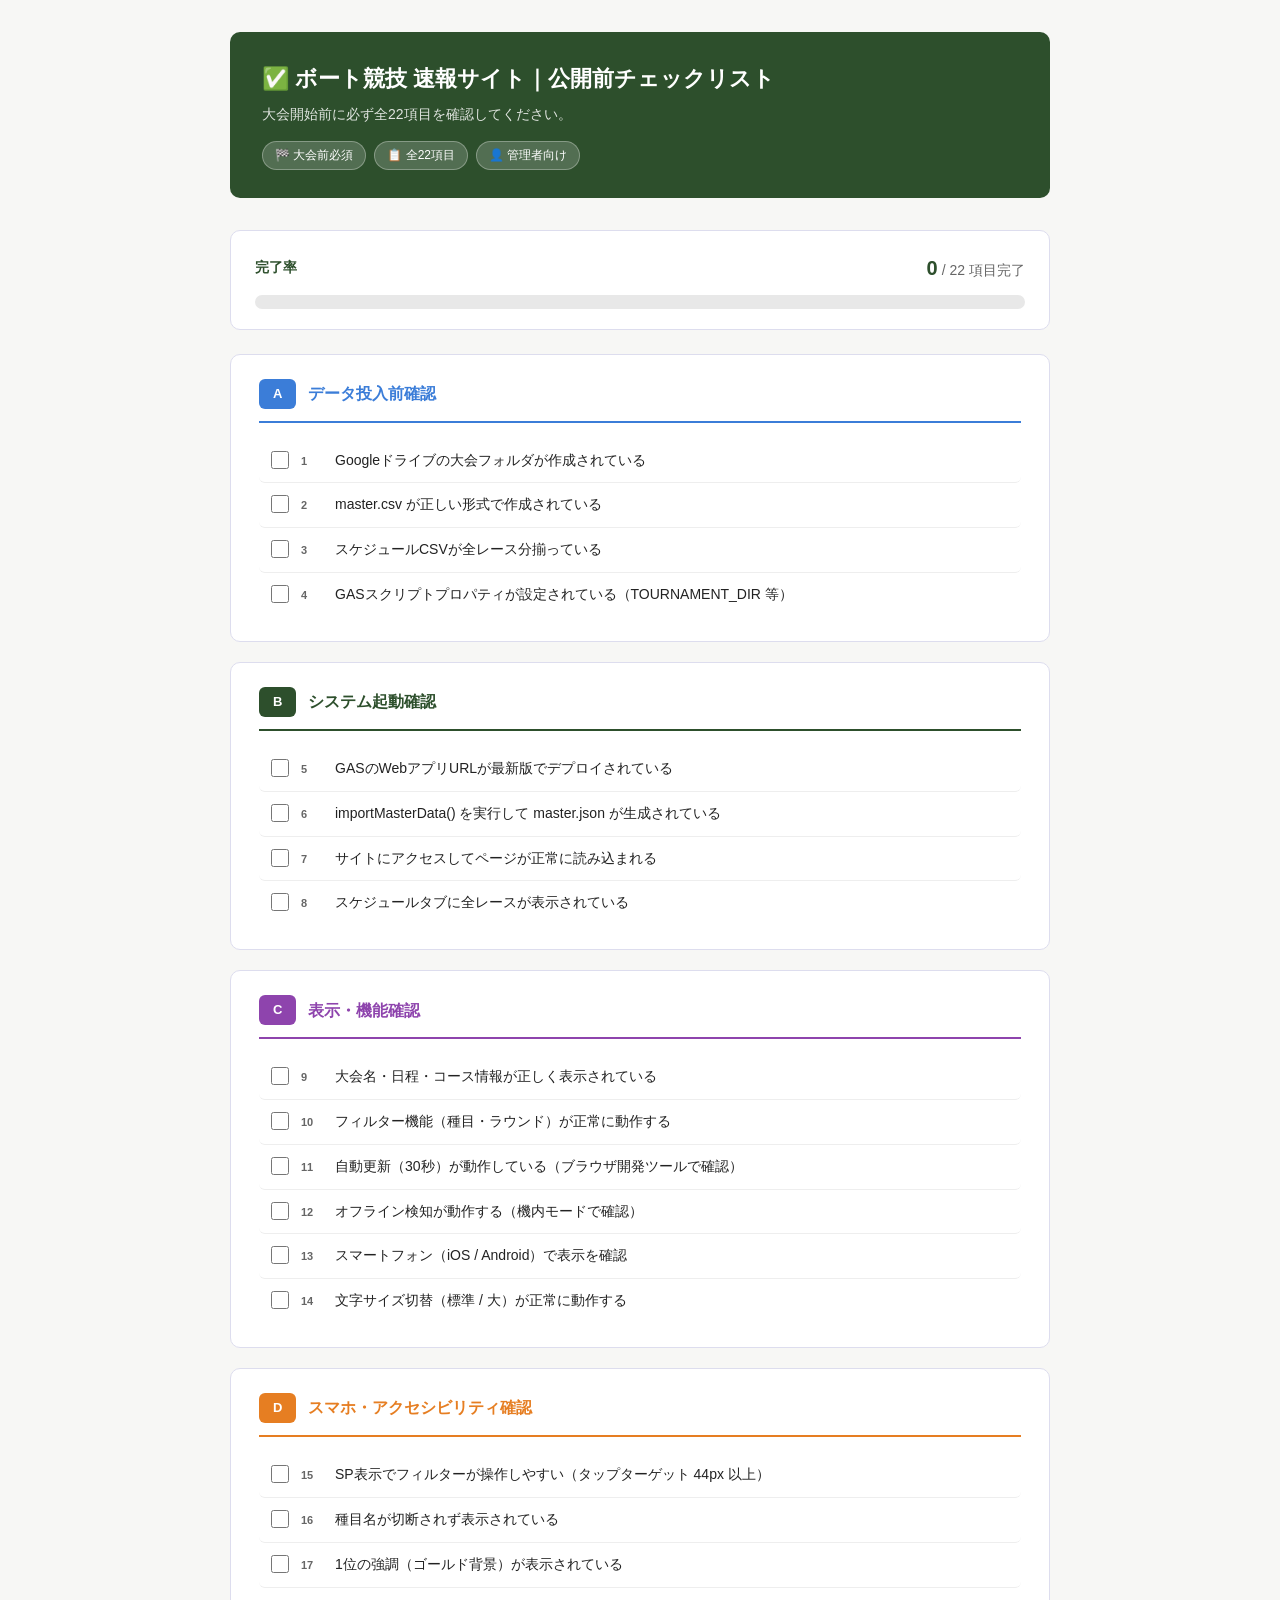
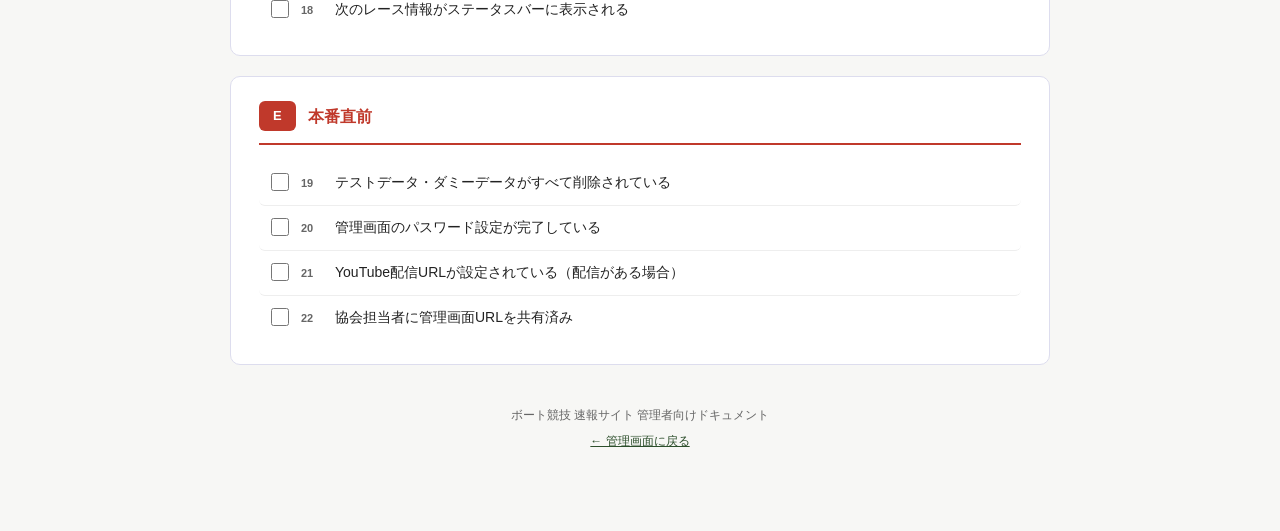
<file: docs/site-checklist.html>
<!DOCTYPE html>
<html lang="ja">
<head>
<meta charset="UTF-8">
<meta name="viewport" content="width=device-width, initial-scale=1.0">
<title>公開前チェックリスト｜ボート競技 速報サイト</title>
<style>
  :root {
    --green: #2D4F2C;
    --green-light: #e8f0e8;
    --green-mid: #4a7a48;
    --red: #c0392b;
    --yellow: #f0c040;
    --blue: #3b7dd8;
    --text: #222;
    --muted: #666;
    --bg: #fff;
    --border: #dde;
    --cat-a: #3b7dd8;
    --cat-b: #2D4F2C;
    --cat-c: #8e44ad;
    --cat-d: #e67e22;
    --cat-e: #c0392b;
  }
  * { box-sizing: border-box; margin: 0; padding: 0; }
  body { font-family: -apple-system, 'Hiragino Sans', 'Noto Sans JP', sans-serif; background: #f7f7f5; color: var(--text); font-size: 15px; line-height: 1.7; }

  .page { max-width: 860px; margin: 0 auto; padding: 32px 20px 80px; }

  /* ヘッダー */
  .hero { background: var(--green); color: #fff; border-radius: 10px; padding: 28px 32px; margin-bottom: 32px; }
  .hero h1 { font-size: 22px; font-weight: 700; margin-bottom: 6px; }
  .hero p { font-size: 14px; opacity: 0.85; }
  .hero .badge-list { display: flex; gap: 8px; flex-wrap: wrap; margin-top: 14px; }
  .hero .badge { background: rgba(255,255,255,0.18); border: 1px solid rgba(255,255,255,0.3); border-radius: 20px; padding: 3px 12px; font-size: 12px; }

  /* プログレスバー */
  .progress-wrap { background: var(--bg); border-radius: 10px; padding: 20px 24px; margin-bottom: 24px; border: 1px solid var(--border); }
  .progress-label { display: flex; justify-content: space-between; align-items: center; margin-bottom: 10px; }
  .progress-label span { font-size: 14px; font-weight: 600; color: var(--green); }
  .progress-label .progress-count { font-size: 20px; font-weight: 700; color: var(--green); }
  .progress-bar-outer { background: #e8e8e8; border-radius: 8px; height: 14px; overflow: hidden; }
  .progress-bar-inner { height: 100%; background: linear-gradient(90deg, var(--green-mid), var(--green)); border-radius: 8px; transition: width 0.4s ease; width: 0%; }

  /* セクション */
  .section { background: var(--bg); border-radius: 10px; padding: 24px 28px; margin-bottom: 20px; border: 1px solid var(--border); }
  .section-header { display: flex; align-items: center; gap: 12px; margin-bottom: 16px; padding-bottom: 12px; border-bottom: 2px solid; }
  .cat-a .section-header { border-color: var(--cat-a); }
  .cat-b .section-header { border-color: var(--cat-b); }
  .cat-c .section-header { border-color: var(--cat-c); }
  .cat-d .section-header { border-color: var(--cat-d); }
  .cat-e .section-header { border-color: var(--cat-e); }
  .cat-badge { border-radius: 6px; padding: 4px 14px; font-size: 13px; font-weight: 700; color: #fff; flex-shrink: 0; }
  .cat-a .cat-badge { background: var(--cat-a); }
  .cat-b .cat-badge { background: var(--cat-b); }
  .cat-c .cat-badge { background: var(--cat-c); }
  .cat-d .cat-badge { background: var(--cat-d); }
  .cat-e .cat-badge { background: var(--cat-e); }
  .section h2 { font-size: 16px; font-weight: 700; }
  .cat-a h2 { color: var(--cat-a); }
  .cat-b h2 { color: var(--cat-b); }
  .cat-c h2 { color: var(--cat-c); }
  .cat-d h2 { color: var(--cat-d); }
  .cat-e h2 { color: var(--cat-e); }

  /* チェックリスト */
  .checklist { list-style: none; padding: 0; }
  .checklist li { padding: 10px 12px; border-bottom: 1px solid #eee; font-size: 14px; display: flex; align-items: flex-start; gap: 12px; cursor: pointer; border-radius: 6px; transition: background 0.15s, opacity 0.2s; }
  .checklist li:last-child { border-bottom: none; }
  .checklist li:hover { background: #f8f8f8; }
  .checklist li.done { opacity: 0.45; text-decoration: line-through; }
  .checklist li input[type="checkbox"] { width: 18px; height: 18px; flex-shrink: 0; margin-top: 2px; cursor: pointer; accent-color: var(--green); }
  .checklist li .item-num { font-size: 11px; font-weight: 700; color: var(--muted); flex-shrink: 0; padding-top: 3px; min-width: 22px; }

  hr { border: none; border-top: 1px solid #ddd; margin: 28px 0; }
  footer { text-align: center; font-size: 12px; color: var(--muted); margin-top: 40px; }

  @media (max-width: 600px) {
    .page { padding: 16px 12px 60px; }
    .hero { padding: 20px 18px; }
    .section { padding: 16px 14px; }
    .checklist li { font-size: 13px; }
  }
</style>
</head>
<body>
<div class="page">

  <!-- ヘッダー -->
  <div class="hero">
    <h1>✅ ボート競技 速報サイト｜公開前チェックリスト</h1>
    <p>大会開始前に必ず全22項目を確認してください。</p>
    <div class="badge-list">
      <span class="badge">🏁 大会前必須</span>
      <span class="badge">📋 全22項目</span>
      <span class="badge">👤 管理者向け</span>
    </div>
  </div>

  <!-- プログレスバー -->
  <div class="progress-wrap">
    <div class="progress-label">
      <span>完了率</span>
      <div>
        <span class="progress-count" id="progress-count">0</span>
        <span style="font-size:14px;color:var(--muted);font-weight:400"> / 22 項目完了</span>
      </div>
    </div>
    <div class="progress-bar-outer">
      <div class="progress-bar-inner" id="progress-bar"></div>
    </div>
  </div>

  <!-- A. データ投入前確認 -->
  <div class="section cat-a">
    <div class="section-header">
      <span class="cat-badge">A</span>
      <h2>データ投入前確認</h2>
    </div>
    <ul class="checklist">
      <li onclick="toggleItem(this)">
        <input type="checkbox">
        <span class="item-num">1</span>
        <span>Googleドライブの大会フォルダが作成されている</span>
      </li>
      <li onclick="toggleItem(this)">
        <input type="checkbox">
        <span class="item-num">2</span>
        <span>master.csv が正しい形式で作成されている</span>
      </li>
      <li onclick="toggleItem(this)">
        <input type="checkbox">
        <span class="item-num">3</span>
        <span>スケジュールCSVが全レース分揃っている</span>
      </li>
      <li onclick="toggleItem(this)">
        <input type="checkbox">
        <span class="item-num">4</span>
        <span>GASスクリプトプロパティが設定されている（TOURNAMENT_DIR 等）</span>
      </li>
    </ul>
  </div>

  <!-- B. システム起動確認 -->
  <div class="section cat-b">
    <div class="section-header">
      <span class="cat-badge">B</span>
      <h2>システム起動確認</h2>
    </div>
    <ul class="checklist">
      <li onclick="toggleItem(this)">
        <input type="checkbox">
        <span class="item-num">5</span>
        <span>GASのWebアプリURLが最新版でデプロイされている</span>
      </li>
      <li onclick="toggleItem(this)">
        <input type="checkbox">
        <span class="item-num">6</span>
        <span>importMasterData() を実行して master.json が生成されている</span>
      </li>
      <li onclick="toggleItem(this)">
        <input type="checkbox">
        <span class="item-num">7</span>
        <span>サイトにアクセスしてページが正常に読み込まれる</span>
      </li>
      <li onclick="toggleItem(this)">
        <input type="checkbox">
        <span class="item-num">8</span>
        <span>スケジュールタブに全レースが表示されている</span>
      </li>
    </ul>
  </div>

  <!-- C. 表示・機能確認 -->
  <div class="section cat-c">
    <div class="section-header">
      <span class="cat-badge">C</span>
      <h2>表示・機能確認</h2>
    </div>
    <ul class="checklist">
      <li onclick="toggleItem(this)">
        <input type="checkbox">
        <span class="item-num">9</span>
        <span>大会名・日程・コース情報が正しく表示されている</span>
      </li>
      <li onclick="toggleItem(this)">
        <input type="checkbox">
        <span class="item-num">10</span>
        <span>フィルター機能（種目・ラウンド）が正常に動作する</span>
      </li>
      <li onclick="toggleItem(this)">
        <input type="checkbox">
        <span class="item-num">11</span>
        <span>自動更新（30秒）が動作している（ブラウザ開発ツールで確認）</span>
      </li>
      <li onclick="toggleItem(this)">
        <input type="checkbox">
        <span class="item-num">12</span>
        <span>オフライン検知が動作する（機内モードで確認）</span>
      </li>
      <li onclick="toggleItem(this)">
        <input type="checkbox">
        <span class="item-num">13</span>
        <span>スマートフォン（iOS / Android）で表示を確認</span>
      </li>
      <li onclick="toggleItem(this)">
        <input type="checkbox">
        <span class="item-num">14</span>
        <span>文字サイズ切替（標準 / 大）が正常に動作する</span>
      </li>
    </ul>
  </div>

  <!-- D. スマホ・アクセシビリティ確認 -->
  <div class="section cat-d">
    <div class="section-header">
      <span class="cat-badge">D</span>
      <h2>スマホ・アクセシビリティ確認</h2>
    </div>
    <ul class="checklist">
      <li onclick="toggleItem(this)">
        <input type="checkbox">
        <span class="item-num">15</span>
        <span>SP表示でフィルターが操作しやすい（タップターゲット 44px 以上）</span>
      </li>
      <li onclick="toggleItem(this)">
        <input type="checkbox">
        <span class="item-num">16</span>
        <span>種目名が切断されず表示されている</span>
      </li>
      <li onclick="toggleItem(this)">
        <input type="checkbox">
        <span class="item-num">17</span>
        <span>1位の強調（ゴールド背景）が表示されている</span>
      </li>
      <li onclick="toggleItem(this)">
        <input type="checkbox">
        <span class="item-num">18</span>
        <span>次のレース情報がステータスバーに表示される</span>
      </li>
    </ul>
  </div>

  <!-- E. 本番直前 -->
  <div class="section cat-e">
    <div class="section-header">
      <span class="cat-badge">E</span>
      <h2>本番直前</h2>
    </div>
    <ul class="checklist">
      <li onclick="toggleItem(this)">
        <input type="checkbox">
        <span class="item-num">19</span>
        <span>テストデータ・ダミーデータがすべて削除されている</span>
      </li>
      <li onclick="toggleItem(this)">
        <input type="checkbox">
        <span class="item-num">20</span>
        <span>管理画面のパスワード設定が完了している</span>
      </li>
      <li onclick="toggleItem(this)">
        <input type="checkbox">
        <span class="item-num">21</span>
        <span>YouTube配信URLが設定されている（配信がある場合）</span>
      </li>
      <li onclick="toggleItem(this)">
        <input type="checkbox">
        <span class="item-num">22</span>
        <span>協会担当者に管理画面URLを共有済み</span>
      </li>
    </ul>
  </div>

  <footer>
    <p>ボート競技 速報サイト 管理者向けドキュメント</p>
    <p style="margin-top:6px"><a href="../admin/9922/index.html" style="color:var(--green);">← 管理画面に戻る</a></p>
  </footer>

</div>

<script>
  const TOTAL = 22;

  function toggleItem(li) {
    // チェックボックス自体のクリックは二重発火しないよう制御
    const cb = li.querySelector('input[type="checkbox"]');
    if (event.target !== cb) {
      cb.checked = !cb.checked;
    }
    li.classList.toggle('done', cb.checked);
    updateProgress();
  }

  function updateProgress() {
    const checked = document.querySelectorAll('.checklist input[type="checkbox"]:checked').length;
    document.getElementById('progress-count').textContent = checked;
    const pct = Math.round((checked / TOTAL) * 100);
    document.getElementById('progress-bar').style.width = pct + '%';
  }

  // 各チェックボックスの直接クリックにも対応
  document.querySelectorAll('.checklist input[type="checkbox"]').forEach(cb => {
    cb.addEventListener('change', () => {
      cb.closest('li').classList.toggle('done', cb.checked);
      updateProgress();
    });
  });
</script>
</body>
</html>
</file>
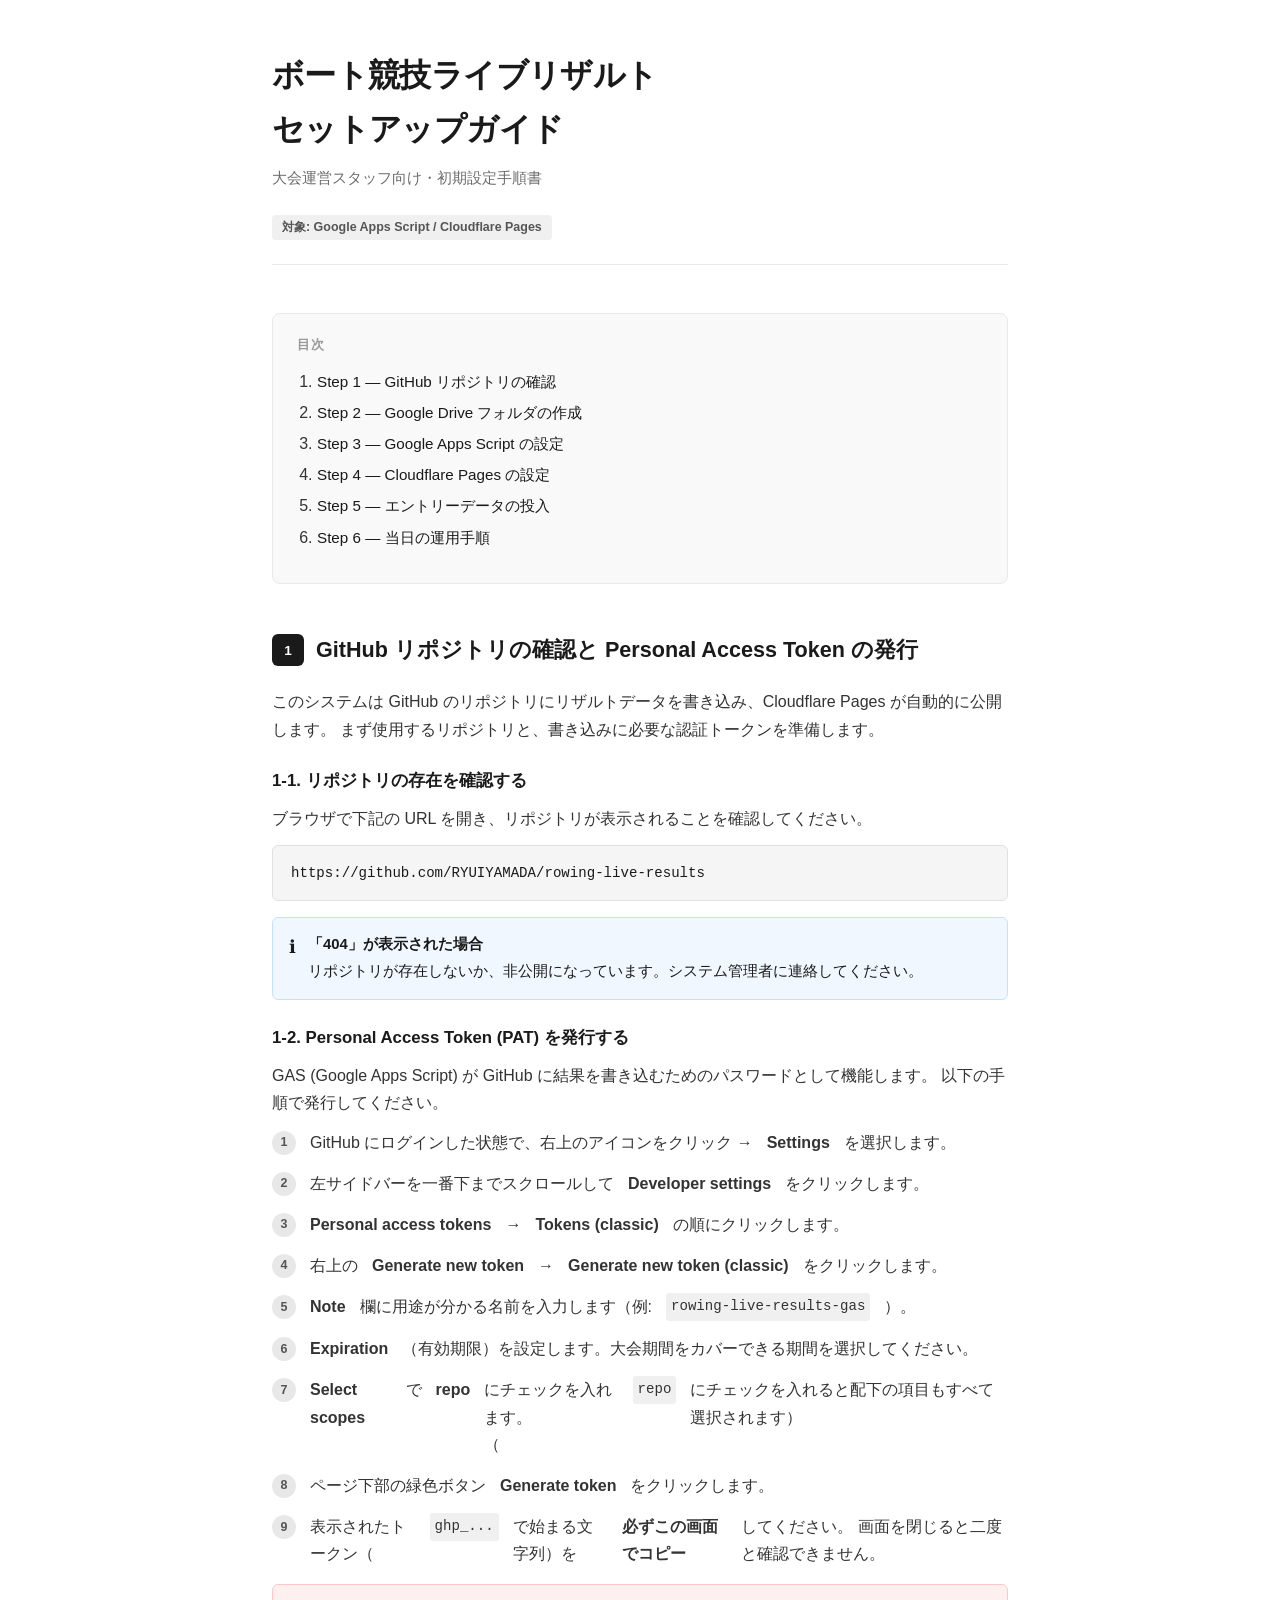
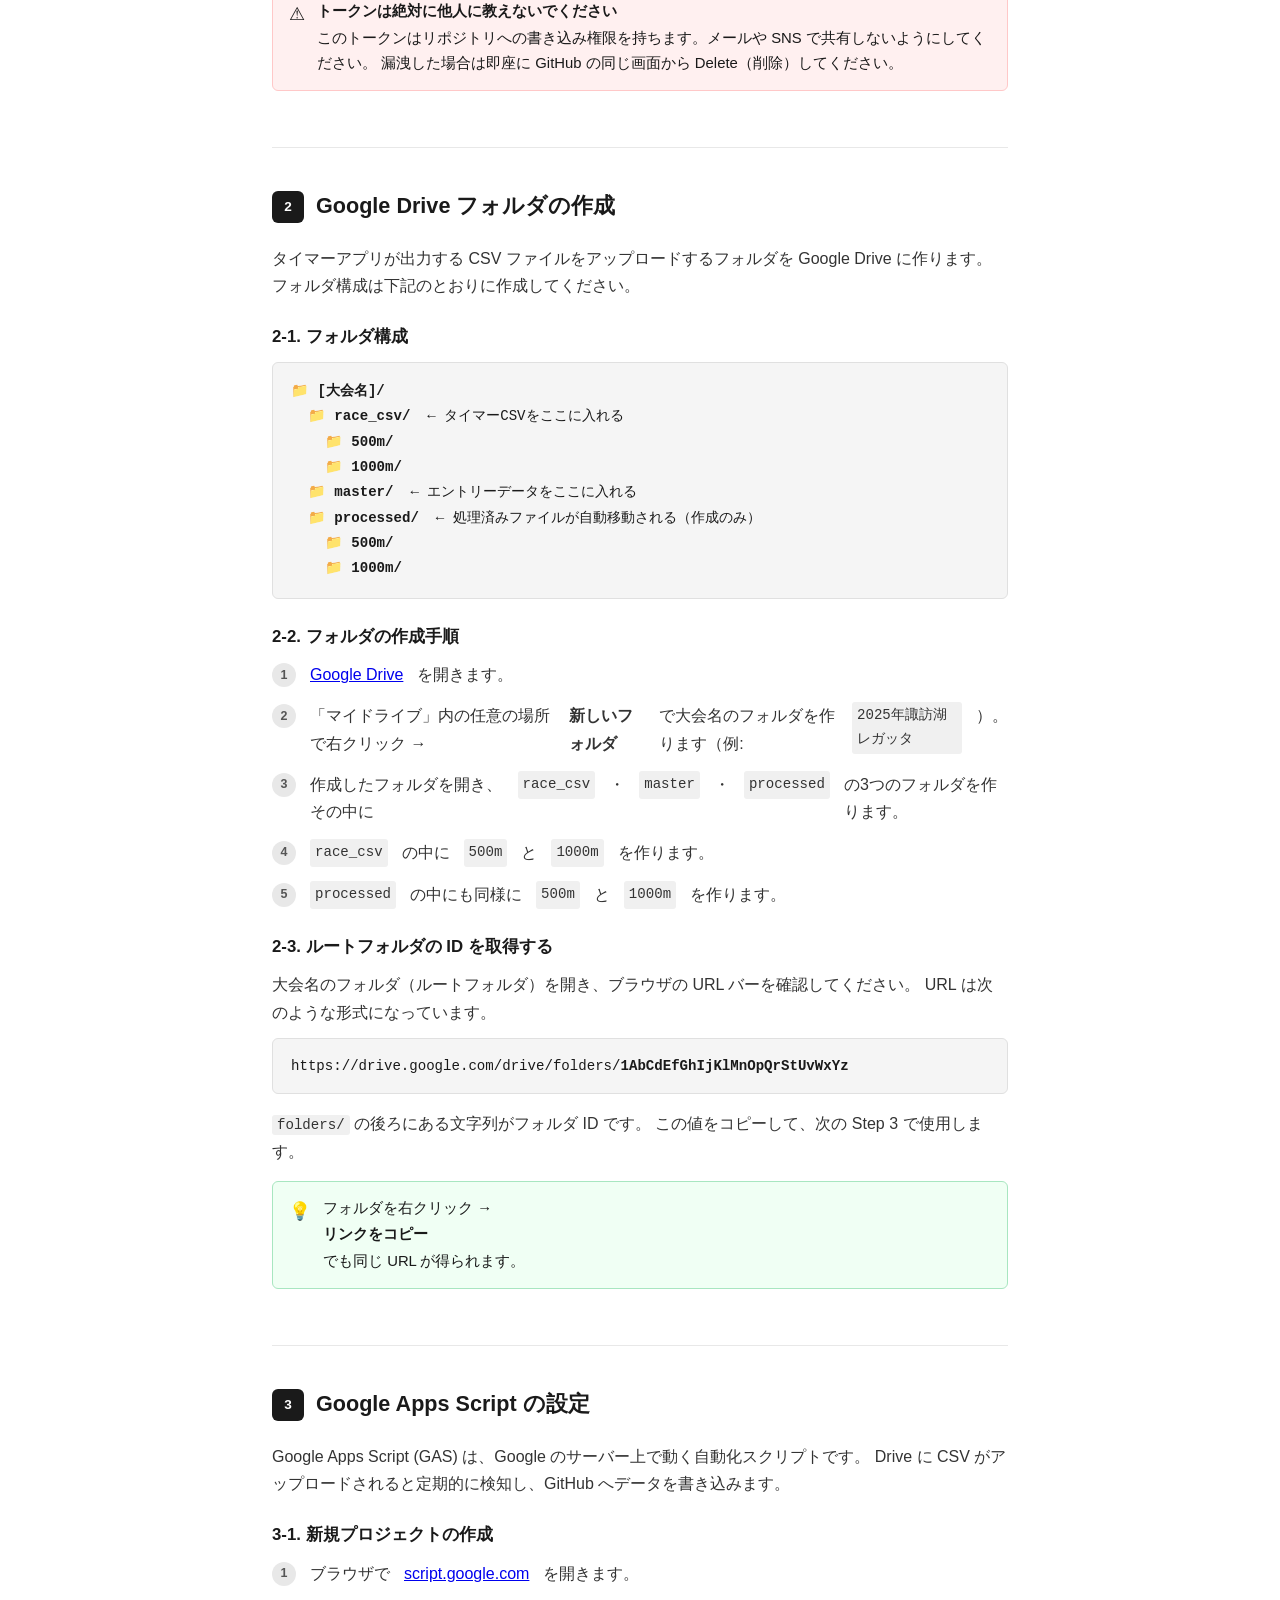
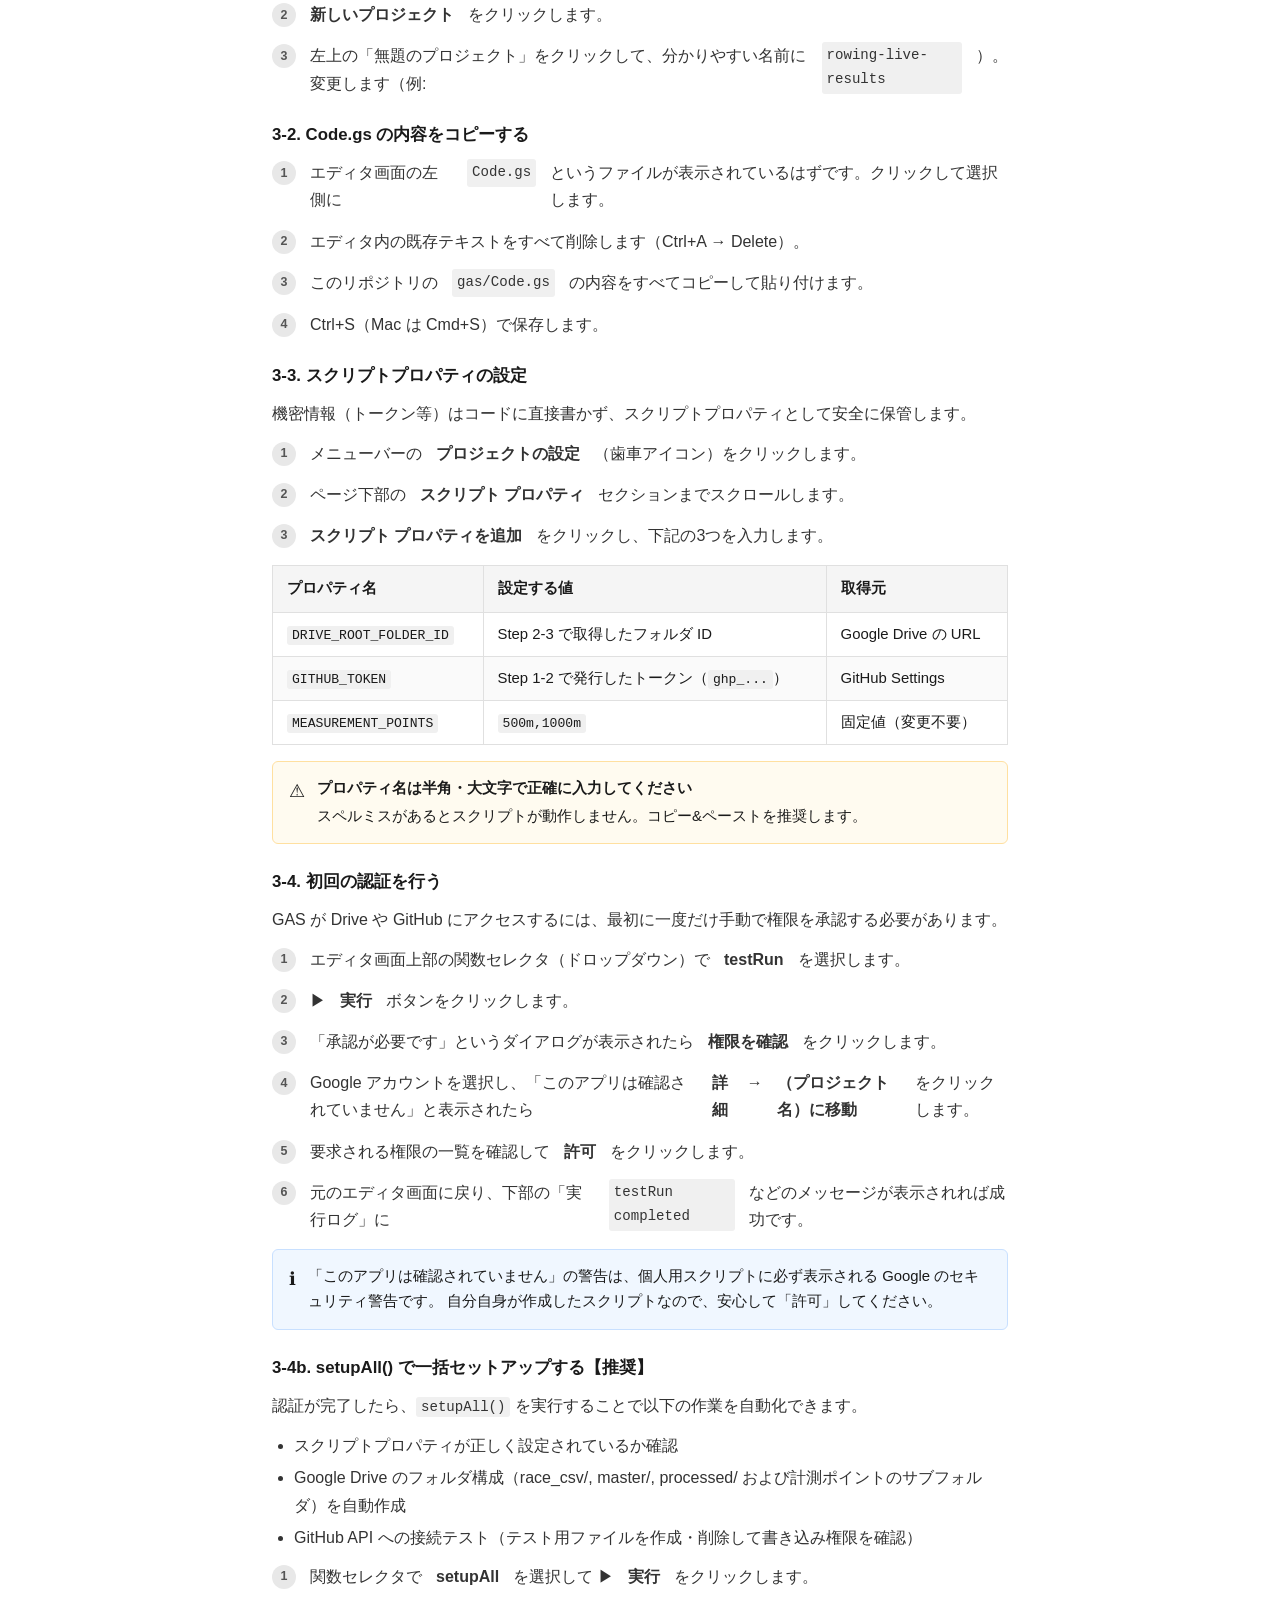
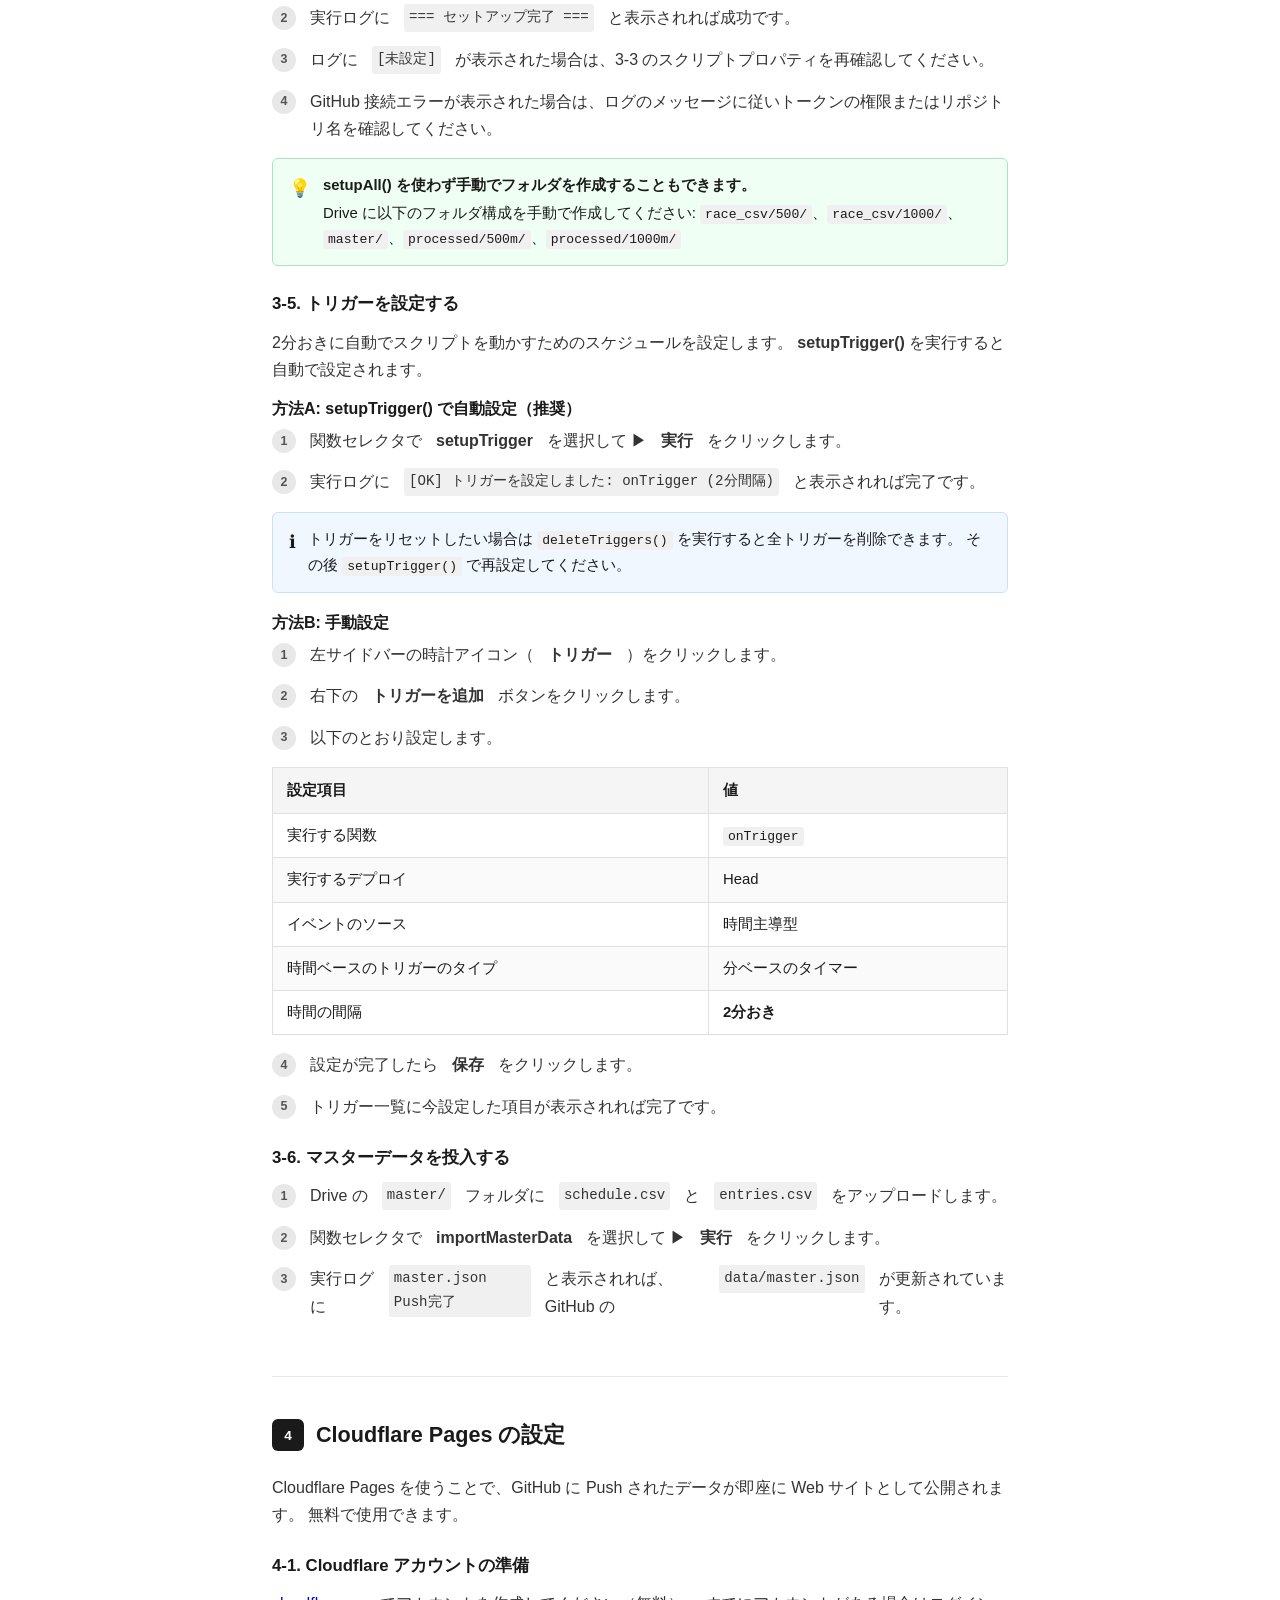
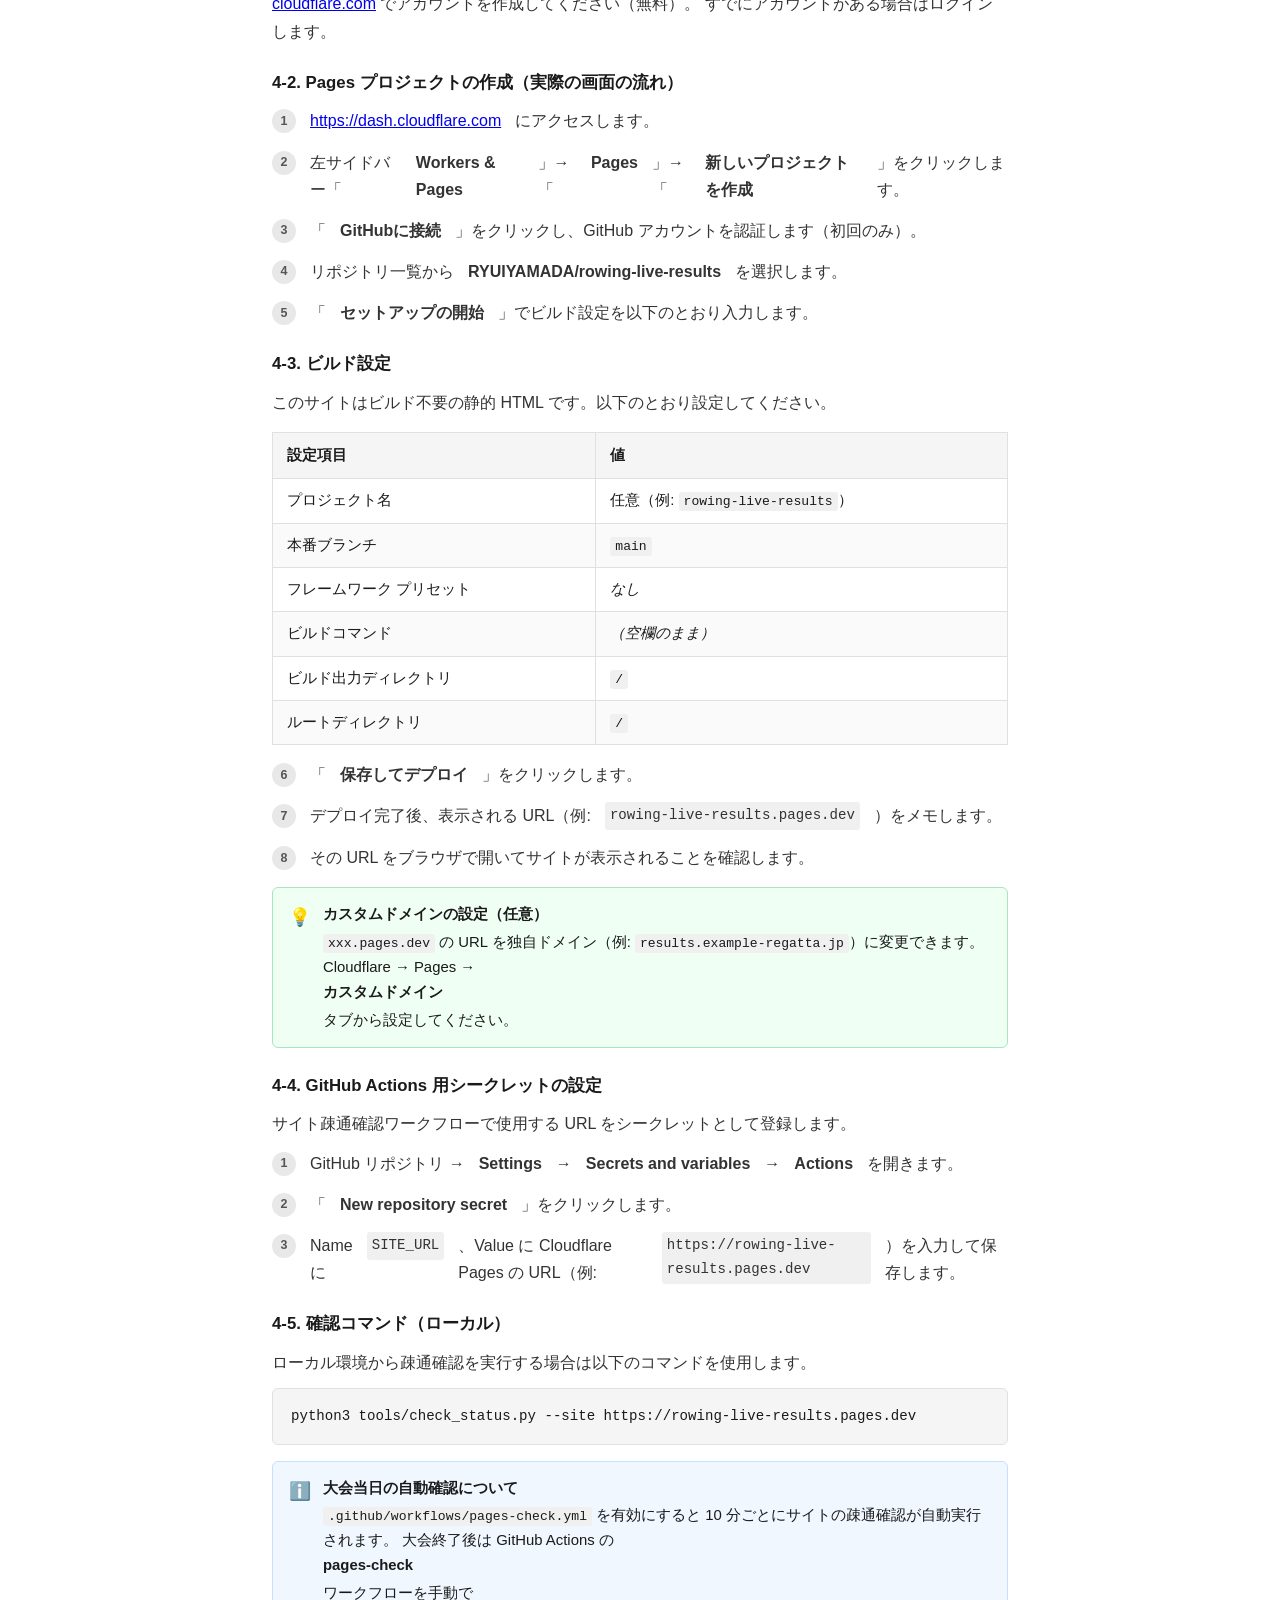
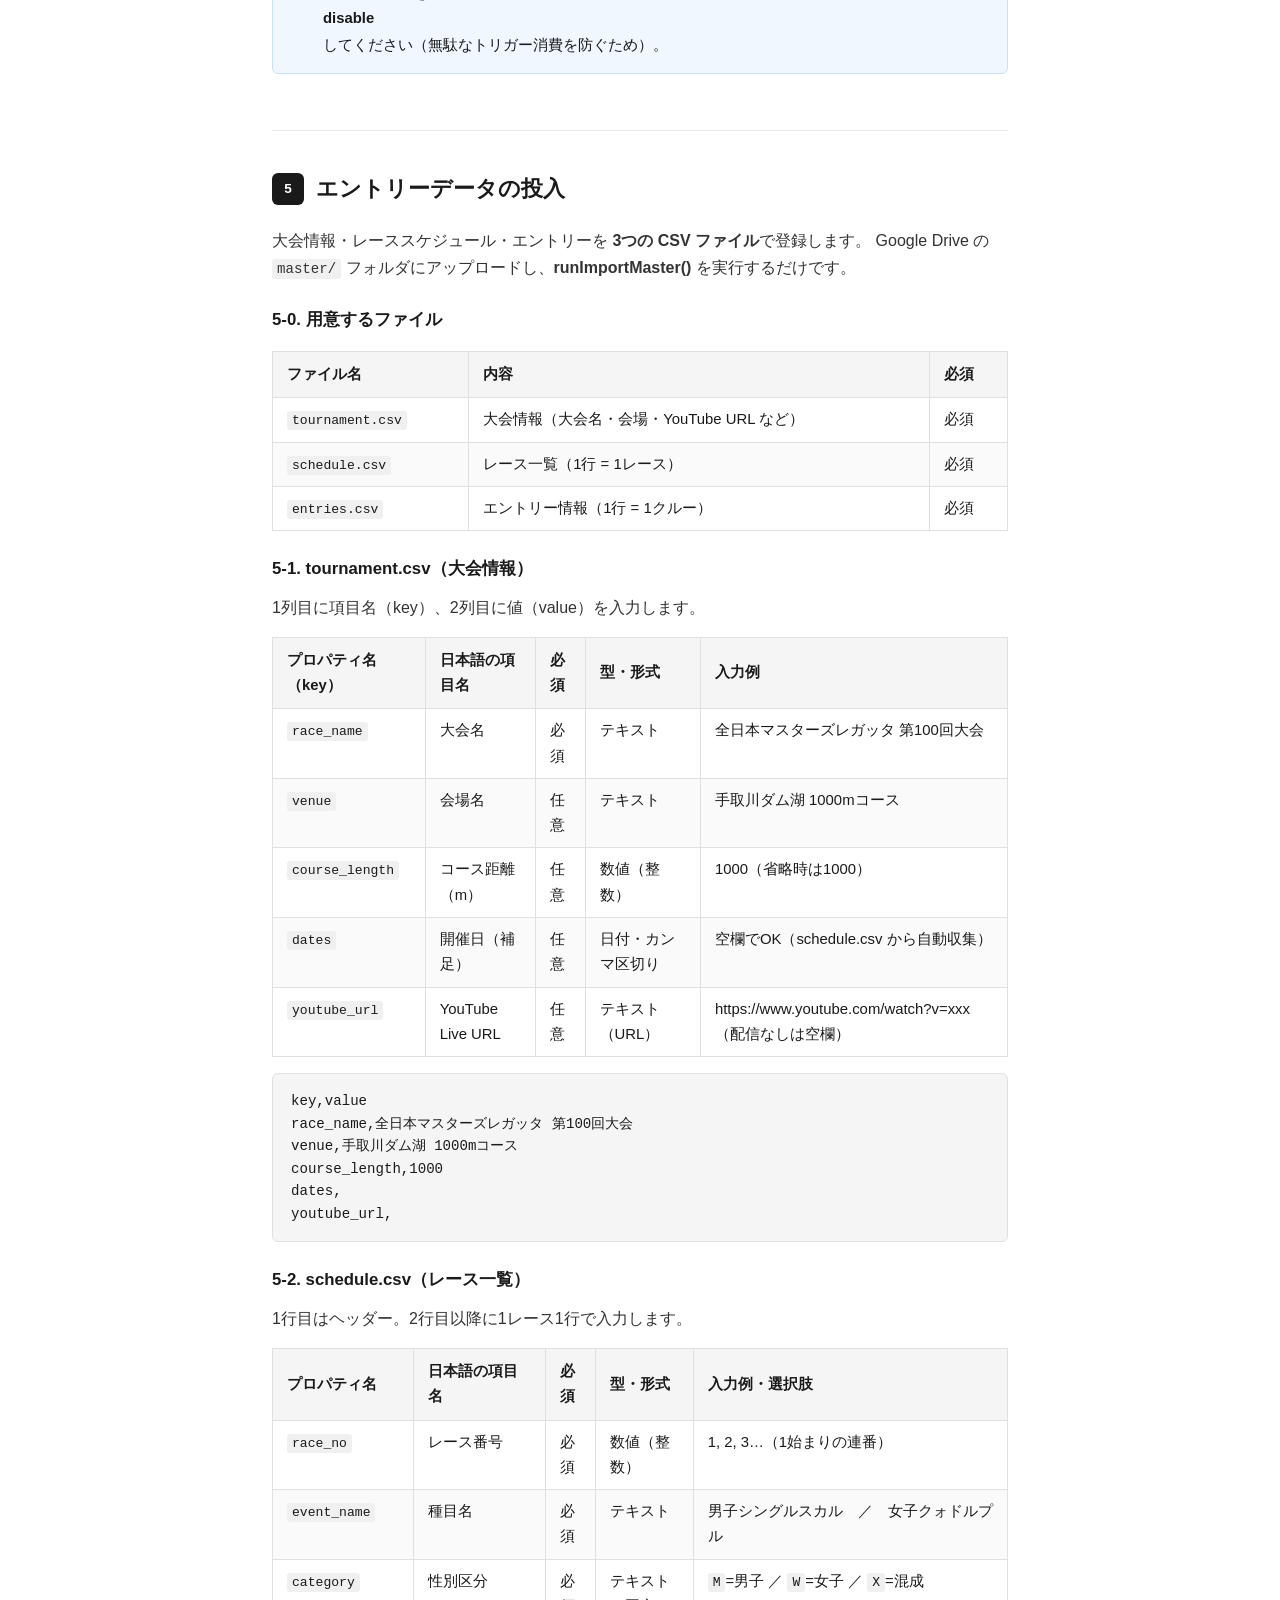
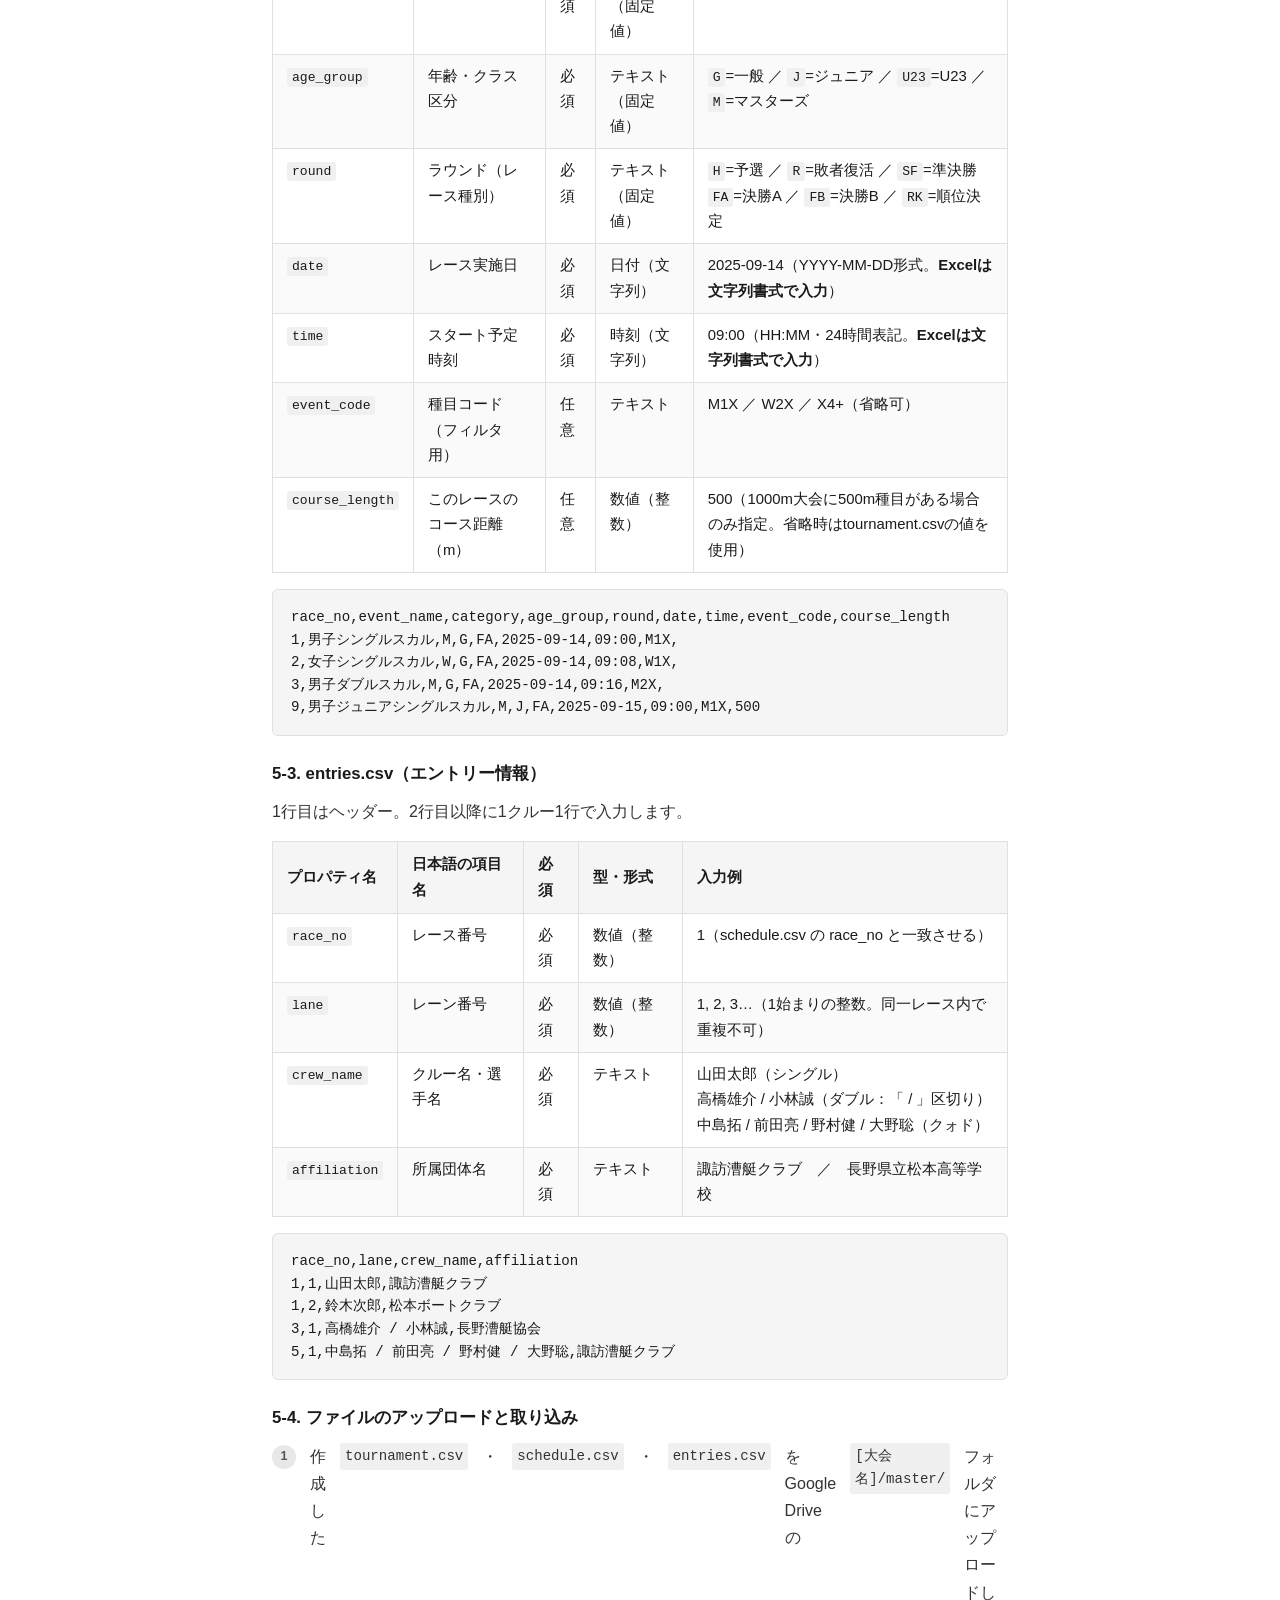
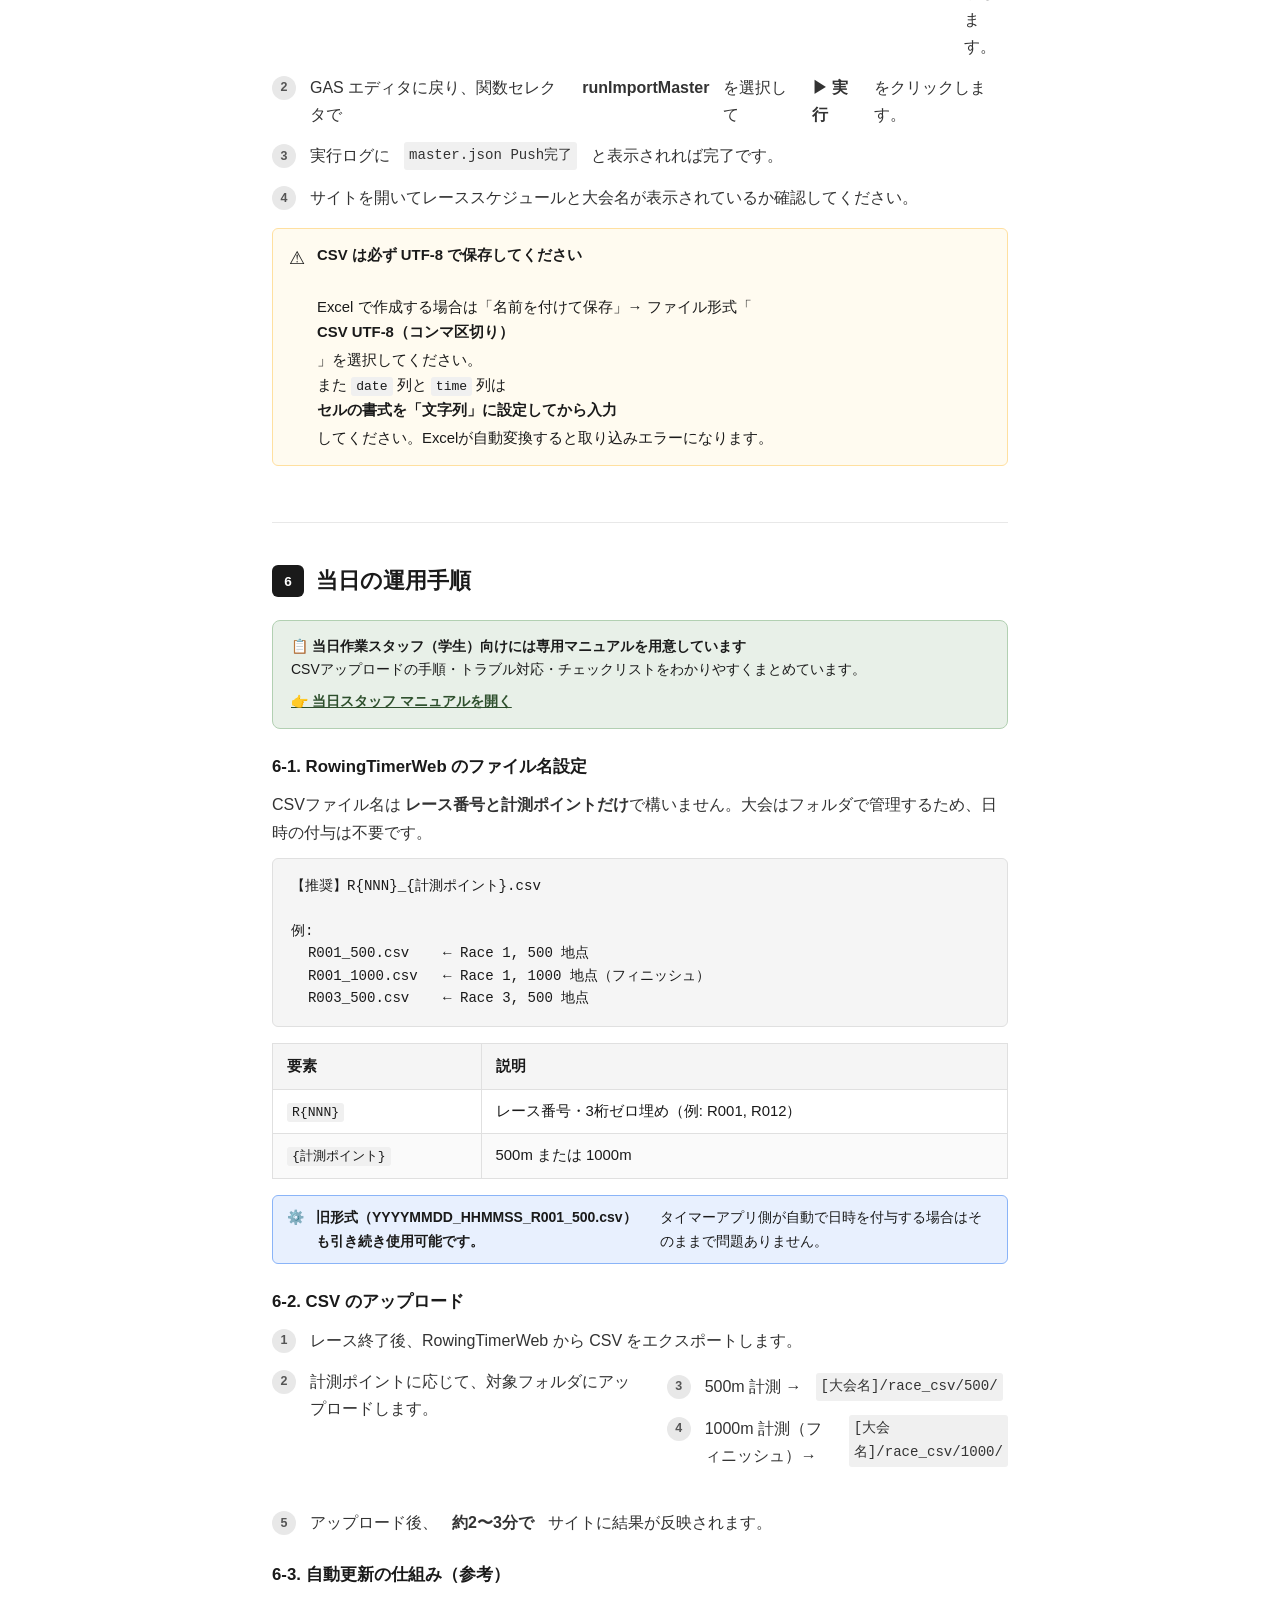
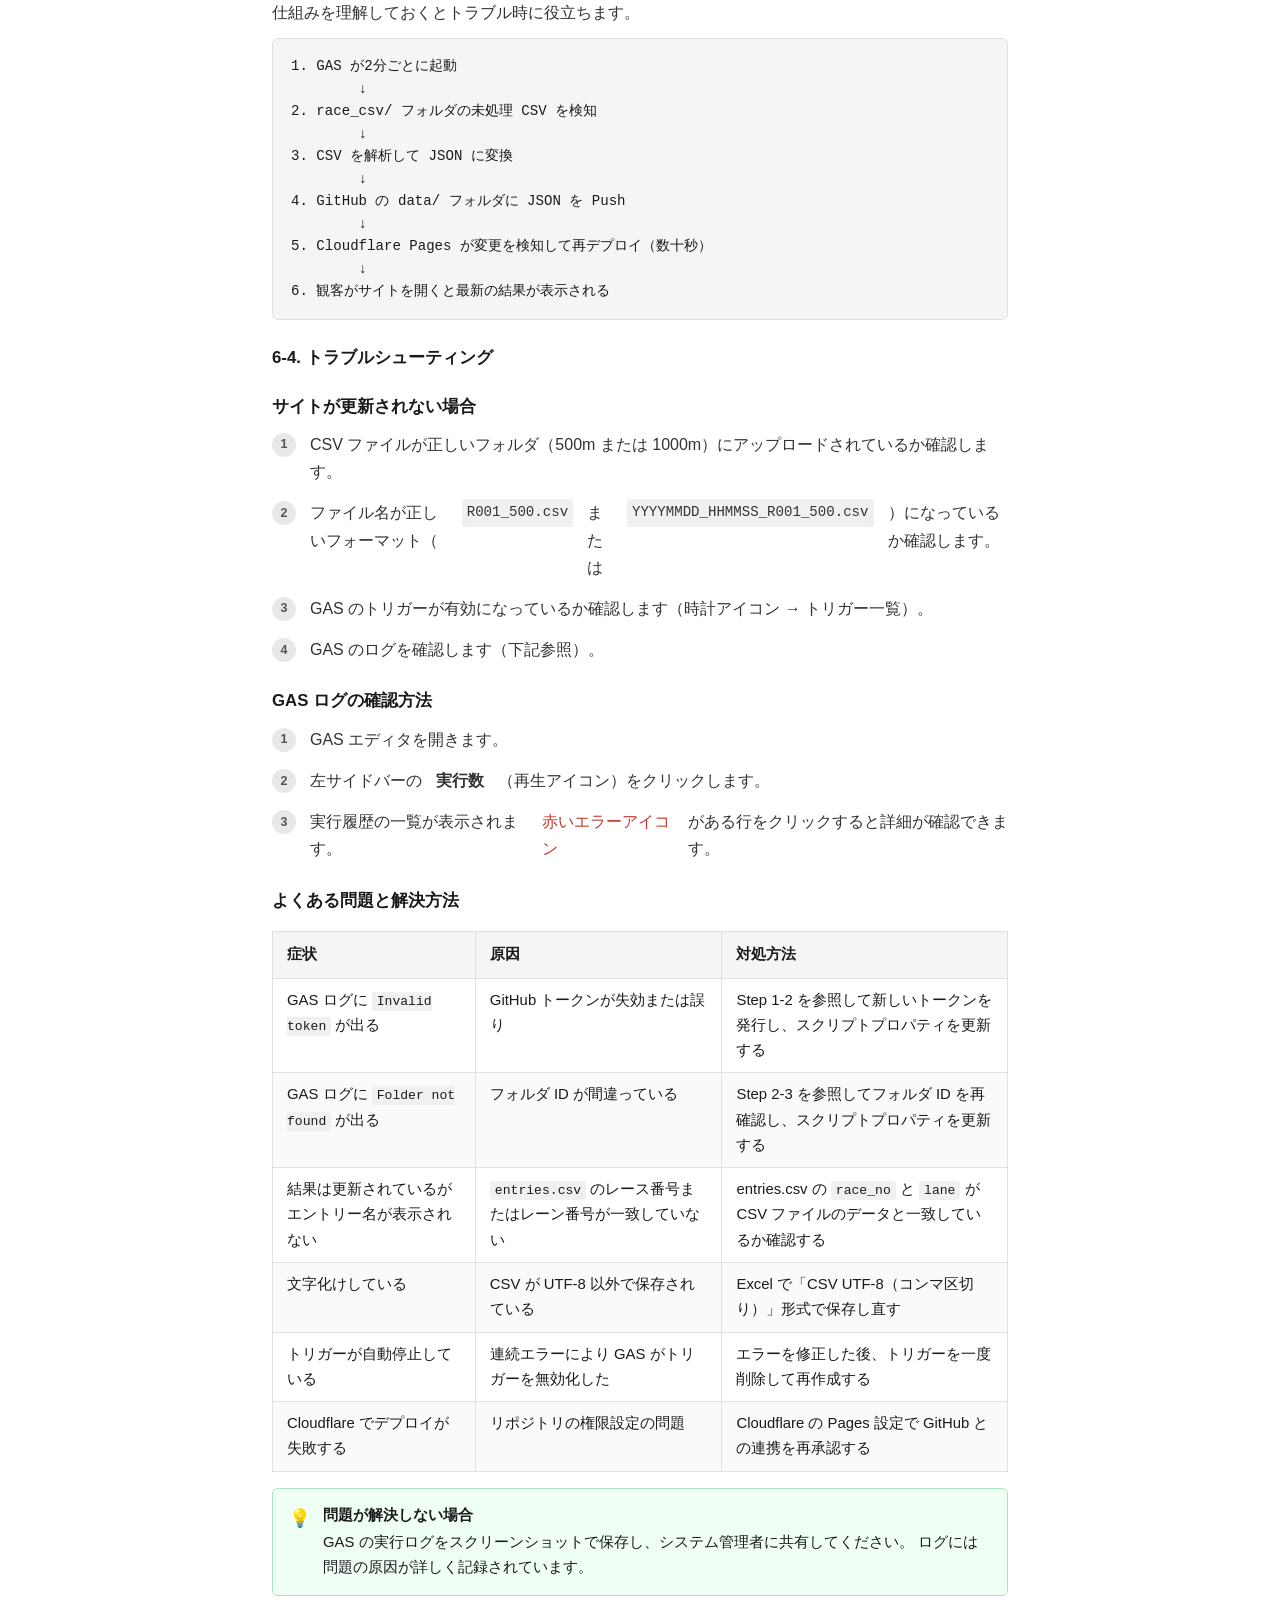
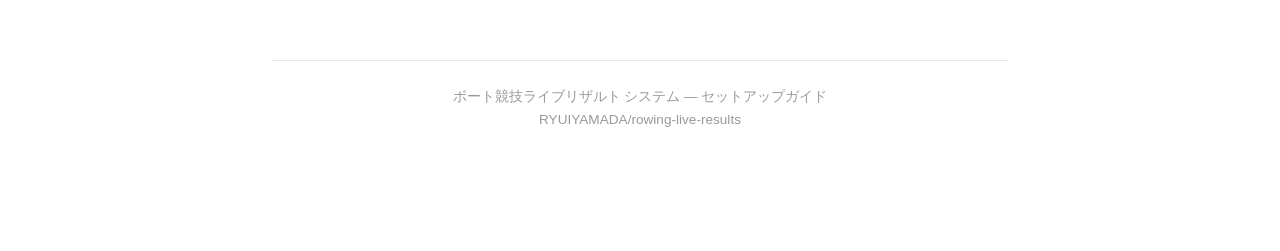
<file: gas/セットアップガイド.html>
<!DOCTYPE html>
<html lang="ja">
<head>
  <meta charset="UTF-8">
  <meta name="viewport" content="width=device-width, initial-scale=1.0">
  <title>ボート競技ライブリザルト セットアップガイド</title>
  <style>
    *, *::before, *::after { box-sizing: border-box; margin: 0; padding: 0; }

    body {
      font-family: -apple-system, BlinkMacSystemFont, "Segoe UI", "Hiragino Sans", "Noto Sans JP", sans-serif;
      font-size: 16px;
      line-height: 1.7;
      color: #1a1a1a;
      background: #ffffff;
    }

    .page-wrapper {
      max-width: 800px;
      margin: 0 auto;
      padding: 48px 32px 120px;
    }

    /* ── ヘッダー ── */
    .page-header {
      margin-bottom: 48px;
      padding-bottom: 24px;
      border-bottom: 1px solid #e8e8e8;
    }
    .page-header h1 {
      font-size: 2rem;
      font-weight: 700;
      letter-spacing: -0.02em;
      margin-bottom: 8px;
    }
    .page-header .subtitle {
      color: #6b6b6b;
      font-size: 0.95rem;
    }
    .page-header .badge {
      display: inline-block;
      margin-top: 12px;
      padding: 2px 10px;
      font-size: 0.78rem;
      font-weight: 600;
      background: #f0f0f0;
      border-radius: 4px;
      color: #555;
    }

    /* ── 目次 ── */
    .toc {
      background: #f9f9f9;
      border: 1px solid #e8e8e8;
      border-radius: 8px;
      padding: 20px 24px;
      margin-bottom: 48px;
    }
    .toc-title {
      font-size: 0.8rem;
      font-weight: 700;
      text-transform: uppercase;
      letter-spacing: 0.08em;
      color: #999;
      margin-bottom: 12px;
    }
    .toc ol {
      padding-left: 20px;
    }
    .toc li {
      margin: 4px 0;
    }
    .toc a {
      color: #1a1a1a;
      text-decoration: none;
      font-size: 0.95rem;
    }
    .toc a:hover {
      text-decoration: underline;
    }

    /* ── セクション ── */
    .section {
      margin-bottom: 56px;
    }
    .section-header {
      display: flex;
      align-items: center;
      gap: 12px;
      margin-bottom: 20px;
    }
    .step-badge {
      display: inline-flex;
      align-items: center;
      justify-content: center;
      width: 32px;
      height: 32px;
      background: #1a1a1a;
      color: #fff;
      font-size: 0.85rem;
      font-weight: 700;
      border-radius: 6px;
      flex-shrink: 0;
    }
    .section-header h2 {
      font-size: 1.35rem;
      font-weight: 700;
    }

    h3 {
      font-size: 1.05rem;
      font-weight: 600;
      margin-top: 24px;
      margin-bottom: 10px;
      color: #1a1a1a;
    }

    p {
      margin-bottom: 12px;
      color: #333;
    }

    /* ── リスト ── */
    ul, ol {
      padding-left: 22px;
      margin-bottom: 12px;
    }
    li {
      margin: 5px 0;
      color: #333;
    }

    /* ── コールアウト ── */
    .callout {
      display: flex;
      gap: 12px;
      padding: 14px 16px;
      border-radius: 6px;
      margin: 16px 0;
      font-size: 0.93rem;
    }
    .callout-icon {
      flex-shrink: 0;
      font-size: 1.1rem;
      margin-top: 1px;
    }
    .callout-body { flex: 1; }
    .callout-body strong { display: block; margin-bottom: 2px; }

    .callout-info    { background: #f0f7ff; border: 1px solid #c8e0ff; }
    .callout-warning { background: #fffbf0; border: 1px solid #ffe0a0; }
    .callout-danger  { background: #fff0f0; border: 1px solid #ffc8c8; }
    .callout-tip     { background: #f0fff4; border: 1px solid #a8e6c0; }

    /* ── コードブロック ── */
    pre {
      background: #f5f5f5;
      border: 1px solid #e0e0e0;
      border-radius: 6px;
      padding: 16px 18px;
      overflow-x: auto;
      font-family: "SFMono-Regular", "Fira Code", "Courier New", monospace;
      font-size: 0.88rem;
      line-height: 1.6;
      margin: 12px 0 16px;
    }
    code {
      font-family: "SFMono-Regular", "Fira Code", "Courier New", monospace;
      font-size: 0.88em;
      background: #f0f0f0;
      padding: 2px 5px;
      border-radius: 3px;
    }
    pre code {
      background: none;
      padding: 0;
      font-size: inherit;
    }

    /* ── テーブル ── */
    table {
      width: 100%;
      border-collapse: collapse;
      margin: 16px 0;
      font-size: 0.93rem;
    }
    th {
      background: #f5f5f5;
      font-weight: 600;
      text-align: left;
      padding: 10px 14px;
      border: 1px solid #e0e0e0;
    }
    td {
      padding: 9px 14px;
      border: 1px solid #e0e0e0;
      vertical-align: top;
    }
    tr:nth-child(even) td { background: #fafafa; }

    /* ── ステップ番号付きリスト ── */
    .steps {
      list-style: none;
      padding-left: 0;
      counter-reset: step-counter;
    }
    .steps li {
      counter-increment: step-counter;
      display: flex;
      gap: 14px;
      margin-bottom: 14px;
      align-items: flex-start;
    }
    .steps li::before {
      content: counter(step-counter);
      display: inline-flex;
      align-items: center;
      justify-content: center;
      width: 24px;
      height: 24px;
      min-width: 24px;
      background: #e8e8e8;
      color: #555;
      font-size: 0.78rem;
      font-weight: 700;
      border-radius: 50%;
      margin-top: 2px;
    }

    /* ── ファイルツリー ── */
    .file-tree {
      background: #f5f5f5;
      border: 1px solid #e0e0e0;
      border-radius: 6px;
      padding: 16px 18px;
      font-family: "SFMono-Regular", "Fira Code", "Courier New", monospace;
      font-size: 0.88rem;
      line-height: 1.8;
    }
    .file-tree .folder { color: #1a1a1a; font-weight: 600; }
    .file-tree .file   { color: #555; }

    /* ── セパレーター ── */
    hr {
      border: none;
      border-top: 1px solid #e8e8e8;
      margin: 40px 0;
    }

    /* ── フッター ── */
    .page-footer {
      margin-top: 64px;
      padding-top: 24px;
      border-top: 1px solid #e8e8e8;
      font-size: 0.85rem;
      color: #999;
      text-align: center;
    }

    /* ── 画面サイズ対応 ── */
    @media (max-width: 600px) {
      .page-wrapper { padding: 24px 16px 80px; }
      .page-header h1 { font-size: 1.6rem; }
    }
  </style>
</head>
<body>
<div class="page-wrapper">

  <!-- ── ページヘッダー ── -->
  <div class="page-header">
    <h1>ボート競技ライブリザルト<br>セットアップガイド</h1>
    <p class="subtitle">大会運営スタッフ向け・初期設定手順書</p>
    <span class="badge">対象: Google Apps Script / Cloudflare Pages</span>
  </div>

  <!-- ── 目次 ── -->
  <nav class="toc">
    <div class="toc-title">目次</div>
    <ol>
      <li><a href="#step1">Step 1 — GitHub リポジトリの確認</a></li>
      <li><a href="#step2">Step 2 — Google Drive フォルダの作成</a></li>
      <li><a href="#step3">Step 3 — Google Apps Script の設定</a></li>
      <li><a href="#step4">Step 4 — Cloudflare Pages の設定</a></li>
      <li><a href="#step5">Step 5 — エントリーデータの投入</a></li>
      <li><a href="#step6">Step 6 — 当日の運用手順</a></li>
    </ol>
  </nav>

  <!-- ══════════════════════════════════════
       STEP 1 — GitHub リポジトリ確認
  ══════════════════════════════════════ -->
  <div class="section" id="step1">
    <div class="section-header">
      <span class="step-badge">1</span>
      <h2>GitHub リポジトリの確認と Personal Access Token の発行</h2>
    </div>

    <p>
      このシステムは GitHub のリポジトリにリザルトデータを書き込み、Cloudflare Pages が自動的に公開します。
      まず使用するリポジトリと、書き込みに必要な認証トークンを準備します。
    </p>

    <h3>1-1. リポジトリの存在を確認する</h3>
    <p>ブラウザで下記の URL を開き、リポジトリが表示されることを確認してください。</p>
    <pre>https://github.com/RYUIYAMADA/rowing-live-results</pre>
    <div class="callout callout-info">
      <span class="callout-icon">ℹ</span>
      <div class="callout-body">
        <strong>「404」が表示された場合</strong>
        リポジトリが存在しないか、非公開になっています。システム管理者に連絡してください。
      </div>
    </div>

    <h3>1-2. Personal Access Token (PAT) を発行する</h3>
    <p>
      GAS (Google Apps Script) が GitHub に結果を書き込むためのパスワードとして機能します。
      以下の手順で発行してください。
    </p>
    <ol class="steps">
      <li>GitHub にログインした状態で、右上のアイコンをクリック → <strong>Settings</strong> を選択します。</li>
      <li>左サイドバーを一番下までスクロールして <strong>Developer settings</strong> をクリックします。</li>
      <li><strong>Personal access tokens</strong> → <strong>Tokens (classic)</strong> の順にクリックします。</li>
      <li>右上の <strong>Generate new token</strong> → <strong>Generate new token (classic)</strong> をクリックします。</li>
      <li><strong>Note</strong> 欄に用途が分かる名前を入力します（例: <code>rowing-live-results-gas</code>）。</li>
      <li><strong>Expiration</strong>（有効期限）を設定します。大会期間をカバーできる期間を選択してください。</li>
      <li>
        <strong>Select scopes</strong> で <strong>repo</strong> にチェックを入れます。
        <br>（<code>repo</code> にチェックを入れると配下の項目もすべて選択されます）
      </li>
      <li>ページ下部の緑色ボタン <strong>Generate token</strong> をクリックします。</li>
      <li>
        表示されたトークン（<code>ghp_...</code> で始まる文字列）を <strong>必ずこの画面でコピー</strong> してください。
        画面を閉じると二度と確認できません。
      </li>
    </ol>
    <div class="callout callout-danger">
      <span class="callout-icon">⚠</span>
      <div class="callout-body">
        <strong>トークンは絶対に他人に教えないでください</strong>
        このトークンはリポジトリへの書き込み権限を持ちます。メールや SNS で共有しないようにしてください。
        漏洩した場合は即座に GitHub の同じ画面から Delete（削除）してください。
      </div>
    </div>
  </div>

  <hr>

  <!-- ══════════════════════════════════════
       STEP 2 — Google Drive フォルダ作成
  ══════════════════════════════════════ -->
  <div class="section" id="step2">
    <div class="section-header">
      <span class="step-badge">2</span>
      <h2>Google Drive フォルダの作成</h2>
    </div>

    <p>
      タイマーアプリが出力する CSV ファイルをアップロードするフォルダを Google Drive に作ります。
      フォルダ構成は下記のとおりに作成してください。
    </p>

    <h3>2-1. フォルダ構成</h3>
    <div class="file-tree">
      <span class="folder">📁 [大会名]/</span><br>
      &nbsp;&nbsp;<span class="folder">📁 race_csv/</span> &nbsp;← タイマーCSVをここに入れる<br>
      &nbsp;&nbsp;&nbsp;&nbsp;<span class="folder">📁 500m/</span><br>
      &nbsp;&nbsp;&nbsp;&nbsp;<span class="folder">📁 1000m/</span><br>
      &nbsp;&nbsp;<span class="folder">📁 master/</span> &nbsp;← エントリーデータをここに入れる<br>
      &nbsp;&nbsp;<span class="folder">📁 processed/</span> &nbsp;← 処理済みファイルが自動移動される（作成のみ）<br>
      &nbsp;&nbsp;&nbsp;&nbsp;<span class="folder">📁 500m/</span><br>
      &nbsp;&nbsp;&nbsp;&nbsp;<span class="folder">📁 1000m/</span>
    </div>

    <h3>2-2. フォルダの作成手順</h3>
    <ol class="steps">
      <li><a href="https://drive.google.com" target="_blank">Google Drive</a> を開きます。</li>
      <li>「マイドライブ」内の任意の場所で右クリック → <strong>新しいフォルダ</strong> で大会名のフォルダを作ります（例: <code>2025年諏訪湖レガッタ</code>）。</li>
      <li>作成したフォルダを開き、その中に <code>race_csv</code>・<code>master</code>・<code>processed</code> の3つのフォルダを作ります。</li>
      <li><code>race_csv</code> の中に <code>500m</code> と <code>1000m</code> を作ります。</li>
      <li><code>processed</code> の中にも同様に <code>500m</code> と <code>1000m</code> を作ります。</li>
    </ol>

    <h3>2-3. ルートフォルダの ID を取得する</h3>
    <p>
      大会名のフォルダ（ルートフォルダ）を開き、ブラウザの URL バーを確認してください。
      URL は次のような形式になっています。
    </p>
    <pre>https://drive.google.com/drive/folders/<strong>1AbCdEfGhIjKlMnOpQrStUvWxYz</strong></pre>
    <p>
      <code>folders/</code> の後ろにある文字列がフォルダ ID です。
      この値をコピーして、次の Step 3 で使用します。
    </p>
    <div class="callout callout-tip">
      <span class="callout-icon">💡</span>
      <div class="callout-body">
        フォルダを右クリック → <strong>リンクをコピー</strong> でも同じ URL が得られます。
      </div>
    </div>
  </div>

  <hr>

  <!-- ══════════════════════════════════════
       STEP 3 — Google Apps Script 設定
  ══════════════════════════════════════ -->
  <div class="section" id="step3">
    <div class="section-header">
      <span class="step-badge">3</span>
      <h2>Google Apps Script の設定</h2>
    </div>

    <p>
      Google Apps Script (GAS) は、Google のサーバー上で動く自動化スクリプトです。
      Drive に CSV がアップロードされると定期的に検知し、GitHub へデータを書き込みます。
    </p>

    <h3>3-1. 新規プロジェクトの作成</h3>
    <ol class="steps">
      <li>ブラウザで <a href="https://script.google.com" target="_blank">script.google.com</a> を開きます。</li>
      <li><strong>新しいプロジェクト</strong> をクリックします。</li>
      <li>左上の「無題のプロジェクト」をクリックして、分かりやすい名前に変更します（例: <code>rowing-live-results</code>）。</li>
    </ol>

    <h3>3-2. Code.gs の内容をコピーする</h3>
    <ol class="steps">
      <li>エディタ画面の左側に <code>Code.gs</code> というファイルが表示されているはずです。クリックして選択します。</li>
      <li>エディタ内の既存テキストをすべて削除します（Ctrl+A → Delete）。</li>
      <li>このリポジトリの <code>gas/Code.gs</code> の内容をすべてコピーして貼り付けます。</li>
      <li>Ctrl+S（Mac は Cmd+S）で保存します。</li>
    </ol>

    <h3>3-3. スクリプトプロパティの設定</h3>
    <p>機密情報（トークン等）はコードに直接書かず、スクリプトプロパティとして安全に保管します。</p>
    <ol class="steps">
      <li>メニューバーの <strong>プロジェクトの設定</strong>（歯車アイコン）をクリックします。</li>
      <li>ページ下部の <strong>スクリプト プロパティ</strong> セクションまでスクロールします。</li>
      <li><strong>スクリプト プロパティを追加</strong> をクリックし、下記の3つを入力します。</li>
    </ol>

    <table>
      <thead>
        <tr>
          <th>プロパティ名</th>
          <th>設定する値</th>
          <th>取得元</th>
        </tr>
      </thead>
      <tbody>
        <tr>
          <td><code>DRIVE_ROOT_FOLDER_ID</code></td>
          <td>Step 2-3 で取得したフォルダ ID</td>
          <td>Google Drive の URL</td>
        </tr>
        <tr>
          <td><code>GITHUB_TOKEN</code></td>
          <td>Step 1-2 で発行したトークン（<code>ghp_...</code>）</td>
          <td>GitHub Settings</td>
        </tr>
        <tr>
          <td><code>MEASUREMENT_POINTS</code></td>
          <td><code>500m,1000m</code></td>
          <td>固定値（変更不要）</td>
        </tr>
      </tbody>
    </table>

    <div class="callout callout-warning">
      <span class="callout-icon">⚠</span>
      <div class="callout-body">
        <strong>プロパティ名は半角・大文字で正確に入力してください</strong>
        スペルミスがあるとスクリプトが動作しません。コピー&ペーストを推奨します。
      </div>
    </div>

    <h3>3-4. 初回の認証を行う</h3>
    <p>
      GAS が Drive や GitHub にアクセスするには、最初に一度だけ手動で権限を承認する必要があります。
    </p>
    <ol class="steps">
      <li>エディタ画面上部の関数セレクタ（ドロップダウン）で <strong>testRun</strong> を選択します。</li>
      <li>▶ <strong>実行</strong> ボタンをクリックします。</li>
      <li>「承認が必要です」というダイアログが表示されたら <strong>権限を確認</strong> をクリックします。</li>
      <li>Google アカウントを選択し、「このアプリは確認されていません」と表示されたら <strong>詳細</strong> → <strong>（プロジェクト名）に移動</strong> をクリックします。</li>
      <li>要求される権限の一覧を確認して <strong>許可</strong> をクリックします。</li>
      <li>元のエディタ画面に戻り、下部の「実行ログ」に <code>testRun completed</code> などのメッセージが表示されれば成功です。</li>
    </ol>
    <div class="callout callout-info">
      <span class="callout-icon">ℹ</span>
      <div class="callout-body">
        「このアプリは確認されていません」の警告は、個人用スクリプトに必ず表示される Google のセキュリティ警告です。
        自分自身が作成したスクリプトなので、安心して「許可」してください。
      </div>
    </div>

    <h3>3-4b. setupAll() で一括セットアップする【推奨】</h3>
    <p>
      認証が完了したら、<code>setupAll()</code> を実行することで以下の作業を自動化できます。
    </p>
    <ul>
      <li>スクリプトプロパティが正しく設定されているか確認</li>
      <li>Google Drive のフォルダ構成（race_csv/, master/, processed/ および計測ポイントのサブフォルダ）を自動作成</li>
      <li>GitHub API への接続テスト（テスト用ファイルを作成・削除して書き込み権限を確認）</li>
    </ul>
    <ol class="steps">
      <li>関数セレクタで <strong>setupAll</strong> を選択して ▶ <strong>実行</strong> をクリックします。</li>
      <li>実行ログに <code>=== セットアップ完了 ===</code> と表示されれば成功です。</li>
      <li>ログに <code>[未設定]</code> が表示された場合は、3-3 のスクリプトプロパティを再確認してください。</li>
      <li>GitHub 接続エラーが表示された場合は、ログのメッセージに従いトークンの権限またはリポジトリ名を確認してください。</li>
    </ol>
    <div class="callout callout-tip">
      <span class="callout-icon">💡</span>
      <div class="callout-body">
        <strong>setupAll() を使わず手動でフォルダを作成することもできます。</strong>
        Drive に以下のフォルダ構成を手動で作成してください:
        <code>race_csv/500/</code>、<code>race_csv/1000/</code>、<code>master/</code>、<code>processed/500m/</code>、<code>processed/1000m/</code>
      </div>
    </div>

    <h3>3-5. トリガーを設定する</h3>
    <p>
      2分おきに自動でスクリプトを動かすためのスケジュールを設定します。
      <strong>setupTrigger()</strong> を実行すると自動で設定されます。
    </p>

    <h4>方法A: setupTrigger() で自動設定（推奨）</h4>
    <ol class="steps">
      <li>関数セレクタで <strong>setupTrigger</strong> を選択して ▶ <strong>実行</strong> をクリックします。</li>
      <li>実行ログに <code>[OK] トリガーを設定しました: onTrigger (2分間隔)</code> と表示されれば完了です。</li>
    </ol>
    <div class="callout callout-info">
      <span class="callout-icon">ℹ</span>
      <div class="callout-body">
        トリガーをリセットしたい場合は <code>deleteTriggers()</code> を実行すると全トリガーを削除できます。
        その後 <code>setupTrigger()</code> で再設定してください。
      </div>
    </div>

    <h4>方法B: 手動設定</h4>
    <ol class="steps">
      <li>左サイドバーの時計アイコン（<strong>トリガー</strong>）をクリックします。</li>
      <li>右下の <strong>トリガーを追加</strong> ボタンをクリックします。</li>
      <li>以下のとおり設定します。</li>
    </ol>

    <table>
      <thead>
        <tr><th>設定項目</th><th>値</th></tr>
      </thead>
      <tbody>
        <tr><td>実行する関数</td><td><code>onTrigger</code></td></tr>
        <tr><td>実行するデプロイ</td><td>Head</td></tr>
        <tr><td>イベントのソース</td><td>時間主導型</td></tr>
        <tr><td>時間ベースのトリガーのタイプ</td><td>分ベースのタイマー</td></tr>
        <tr><td>時間の間隔</td><td><strong>2分おき</strong></td></tr>
      </tbody>
    </table>

    <ol class="steps" style="counter-reset: step-counter 3;">
      <li>設定が完了したら <strong>保存</strong> をクリックします。</li>
      <li>トリガー一覧に今設定した項目が表示されれば完了です。</li>
    </ol>

    <h3>3-6. マスターデータを投入する</h3>
    <ol class="steps">
      <li>Drive の <code>master/</code> フォルダに <code>schedule.csv</code> と <code>entries.csv</code> をアップロードします。</li>
      <li>関数セレクタで <strong>importMasterData</strong> を選択して ▶ <strong>実行</strong> をクリックします。</li>
      <li>実行ログに <code>master.json Push完了</code> と表示されれば、GitHub の <code>data/master.json</code> が更新されています。</li>
    </ol>
  </div>

  <hr>

  <!-- ══════════════════════════════════════
       STEP 4 — Cloudflare Pages 設定
  ══════════════════════════════════════ -->
  <div class="section" id="step4">
    <div class="section-header">
      <span class="step-badge">4</span>
      <h2>Cloudflare Pages の設定</h2>
    </div>

    <p>
      Cloudflare Pages を使うことで、GitHub に Push されたデータが即座に Web サイトとして公開されます。
      無料で使用できます。
    </p>

    <h3>4-1. Cloudflare アカウントの準備</h3>
    <p>
      <a href="https://dash.cloudflare.com/sign-up/pages" target="_blank">cloudflare.com</a> でアカウントを作成してください（無料）。
      すでにアカウントがある場合はログインします。
    </p>

    <h3>4-2. Pages プロジェクトの作成（実際の画面の流れ）</h3>
    <ol class="steps">
      <li><a href="https://dash.cloudflare.com" target="_blank">https://dash.cloudflare.com</a> にアクセスします。</li>
      <li>左サイドバー「<strong>Workers &amp; Pages</strong>」→「<strong>Pages</strong>」→「<strong>新しいプロジェクトを作成</strong>」をクリックします。</li>
      <li>「<strong>GitHubに接続</strong>」をクリックし、GitHub アカウントを認証します（初回のみ）。</li>
      <li>リポジトリ一覧から <strong>RYUIYAMADA/rowing-live-results</strong> を選択します。</li>
      <li>「<strong>セットアップの開始</strong>」でビルド設定を以下のとおり入力します。</li>
    </ol>

    <h3>4-3. ビルド設定</h3>
    <p>このサイトはビルド不要の静的 HTML です。以下のとおり設定してください。</p>

    <table>
      <thead>
        <tr><th>設定項目</th><th>値</th></tr>
      </thead>
      <tbody>
        <tr><td>プロジェクト名</td><td>任意（例: <code>rowing-live-results</code>）</td></tr>
        <tr><td>本番ブランチ</td><td><code>main</code></td></tr>
        <tr><td>フレームワーク プリセット</td><td><em>なし</em></td></tr>
        <tr><td>ビルドコマンド</td><td><em>（空欄のまま）</em></td></tr>
        <tr><td>ビルド出力ディレクトリ</td><td><code>/</code></td></tr>
        <tr><td>ルートディレクトリ</td><td><code>/</code></td></tr>
      </tbody>
    </table>

    <ol class="steps" style="counter-reset: step-counter 5;">
      <li>「<strong>保存してデプロイ</strong>」をクリックします。</li>
      <li>デプロイ完了後、表示される URL（例: <code>rowing-live-results.pages.dev</code>）をメモします。</li>
      <li>その URL をブラウザで開いてサイトが表示されることを確認します。</li>
    </ol>

    <div class="callout callout-tip">
      <span class="callout-icon">💡</span>
      <div class="callout-body">
        <strong>カスタムドメインの設定（任意）</strong>
        <code>xxx.pages.dev</code> の URL を独自ドメイン（例: <code>results.example-regatta.jp</code>）に変更できます。
        Cloudflare → Pages → <strong>カスタムドメイン</strong> タブから設定してください。
      </div>
    </div>

    <h3>4-4. GitHub Actions 用シークレットの設定</h3>
    <p>サイト疎通確認ワークフローで使用する URL をシークレットとして登録します。</p>
    <ol class="steps">
      <li>GitHub リポジトリ → <strong>Settings</strong> → <strong>Secrets and variables</strong> → <strong>Actions</strong> を開きます。</li>
      <li>「<strong>New repository secret</strong>」をクリックします。</li>
      <li>Name に <code>SITE_URL</code>、Value に Cloudflare Pages の URL（例: <code>https://rowing-live-results.pages.dev</code>）を入力して保存します。</li>
    </ol>

    <h3>4-5. 確認コマンド（ローカル）</h3>
    <p>ローカル環境から疎通確認を実行する場合は以下のコマンドを使用します。</p>
    <pre><code>python3 tools/check_status.py --site https://rowing-live-results.pages.dev</code></pre>

    <div class="callout callout-info">
      <span class="callout-icon">ℹ️</span>
      <div class="callout-body">
        <strong>大会当日の自動確認について</strong>
        <code>.github/workflows/pages-check.yml</code> を有効にすると 10 分ごとにサイトの疎通確認が自動実行されます。
        大会終了後は GitHub Actions の <strong>pages-check</strong> ワークフローを手動で <strong>disable</strong> してください（無駄なトリガー消費を防ぐため）。
      </div>
    </div>
  </div>

  <hr>

  <!-- ══════════════════════════════════════
       STEP 5 — エントリーデータの投入
  ══════════════════════════════════════ -->
  <div class="section" id="step5">
    <div class="section-header">
      <span class="step-badge">5</span>
      <h2>エントリーデータの投入</h2>
    </div>

    <p>
      大会情報・レーススケジュール・エントリーを <strong>3つの CSV ファイル</strong>で登録します。
      Google Drive の <code>master/</code> フォルダにアップロードし、<strong>runImportMaster()</strong> を実行するだけです。
    </p>

    <!-- ── ファイル構成 ── -->
    <h3>5-0. 用意するファイル</h3>
    <table>
      <thead>
        <tr><th>ファイル名</th><th>内容</th><th>必須</th></tr>
      </thead>
      <tbody>
        <tr><td><code>tournament.csv</code></td><td>大会情報（大会名・会場・YouTube URL など）</td><td>必須</td></tr>
        <tr><td><code>schedule.csv</code></td><td>レース一覧（1行 = 1レース）</td><td>必須</td></tr>
        <tr><td><code>entries.csv</code></td><td>エントリー情報（1行 = 1クルー）</td><td>必須</td></tr>
      </tbody>
    </table>

    <!-- ── tournament.csv ── -->
    <h3>5-1. tournament.csv（大会情報）</h3>
    <p>1列目に項目名（key）、2列目に値（value）を入力します。</p>

    <table>
      <thead>
        <tr><th>プロパティ名（key）</th><th>日本語の項目名</th><th>必須</th><th>型・形式</th><th>入力例</th></tr>
      </thead>
      <tbody>
        <tr>
          <td><code>race_name</code></td><td>大会名</td><td>必須</td><td>テキスト</td>
          <td>全日本マスターズレガッタ 第100回大会</td>
        </tr>
        <tr>
          <td><code>venue</code></td><td>会場名</td><td>任意</td><td>テキスト</td>
          <td>手取川ダム湖 1000mコース</td>
        </tr>
        <tr>
          <td><code>course_length</code></td><td>コース距離（m）</td><td>任意</td><td>数値（整数）</td>
          <td>1000（省略時は1000）</td>
        </tr>
        <tr>
          <td><code>dates</code></td><td>開催日（補足）</td><td>任意</td><td>日付・カンマ区切り</td>
          <td>空欄でOK（schedule.csv から自動収集）</td>
        </tr>
        <tr>
          <td><code>youtube_url</code></td><td>YouTube Live URL</td><td>任意</td><td>テキスト（URL）</td>
          <td>https://www.youtube.com/watch?v=xxx（配信なしは空欄）</td>
        </tr>
      </tbody>
    </table>

    <pre>key,value
race_name,全日本マスターズレガッタ 第100回大会
venue,手取川ダム湖 1000mコース
course_length,1000
dates,
youtube_url,</pre>

    <!-- ── schedule.csv ── -->
    <h3>5-2. schedule.csv（レース一覧）</h3>
    <p>1行目はヘッダー。2行目以降に1レース1行で入力します。</p>

    <table>
      <thead>
        <tr><th>プロパティ名</th><th>日本語の項目名</th><th>必須</th><th>型・形式</th><th>入力例・選択肢</th></tr>
      </thead>
      <tbody>
        <tr>
          <td><code>race_no</code></td><td>レース番号</td><td>必須</td><td>数値（整数）</td>
          <td>1, 2, 3…（1始まりの連番）</td>
        </tr>
        <tr>
          <td><code>event_name</code></td><td>種目名</td><td>必須</td><td>テキスト</td>
          <td>男子シングルスカル　／　女子クォドルプル</td>
        </tr>
        <tr>
          <td><code>category</code></td><td>性別区分</td><td>必須</td><td>テキスト（固定値）</td>
          <td><code>M</code>=男子 ／ <code>W</code>=女子 ／ <code>X</code>=混成</td>
        </tr>
        <tr>
          <td><code>age_group</code></td><td>年齢・クラス区分</td><td>必須</td><td>テキスト（固定値）</td>
          <td><code>G</code>=一般 ／ <code>J</code>=ジュニア ／ <code>U23</code>=U23 ／ <code>M</code>=マスターズ</td>
        </tr>
        <tr>
          <td><code>round</code></td><td>ラウンド（レース種別）</td><td>必須</td><td>テキスト（固定値）</td>
          <td><code>H</code>=予選 ／ <code>R</code>=敗者復活 ／ <code>SF</code>=準決勝<br><code>FA</code>=決勝A ／ <code>FB</code>=決勝B ／ <code>RK</code>=順位決定</td>
        </tr>
        <tr>
          <td><code>date</code></td><td>レース実施日</td><td>必須</td><td>日付（文字列）</td>
          <td>2025-09-14（YYYY-MM-DD形式。<strong>Excelは文字列書式で入力</strong>）</td>
        </tr>
        <tr>
          <td><code>time</code></td><td>スタート予定時刻</td><td>必須</td><td>時刻（文字列）</td>
          <td>09:00（HH:MM・24時間表記。<strong>Excelは文字列書式で入力</strong>）</td>
        </tr>
        <tr>
          <td><code>event_code</code></td><td>種目コード（フィルタ用）</td><td>任意</td><td>テキスト</td>
          <td>M1X ／ W2X ／ X4+（省略可）</td>
        </tr>
        <tr>
          <td><code>course_length</code></td><td>このレースのコース距離（m）</td><td>任意</td><td>数値（整数）</td>
          <td>500（1000m大会に500m種目がある場合のみ指定。省略時はtournament.csvの値を使用）</td>
        </tr>
      </tbody>
    </table>

    <pre>race_no,event_name,category,age_group,round,date,time,event_code,course_length
1,男子シングルスカル,M,G,FA,2025-09-14,09:00,M1X,
2,女子シングルスカル,W,G,FA,2025-09-14,09:08,W1X,
3,男子ダブルスカル,M,G,FA,2025-09-14,09:16,M2X,
9,男子ジュニアシングルスカル,M,J,FA,2025-09-15,09:00,M1X,500</pre>

    <!-- ── entries.csv ── -->
    <h3>5-3. entries.csv（エントリー情報）</h3>
    <p>1行目はヘッダー。2行目以降に1クルー1行で入力します。</p>

    <table>
      <thead>
        <tr><th>プロパティ名</th><th>日本語の項目名</th><th>必須</th><th>型・形式</th><th>入力例</th></tr>
      </thead>
      <tbody>
        <tr>
          <td><code>race_no</code></td><td>レース番号</td><td>必須</td><td>数値（整数）</td>
          <td>1（schedule.csv の race_no と一致させる）</td>
        </tr>
        <tr>
          <td><code>lane</code></td><td>レーン番号</td><td>必須</td><td>数値（整数）</td>
          <td>1, 2, 3…（1始まりの整数。同一レース内で重複不可）</td>
        </tr>
        <tr>
          <td><code>crew_name</code></td><td>クルー名・選手名</td><td>必須</td><td>テキスト</td>
          <td>山田太郎（シングル）<br>高橋雄介 / 小林誠（ダブル：「 / 」区切り）<br>中島拓 / 前田亮 / 野村健 / 大野聡（クォド）</td>
        </tr>
        <tr>
          <td><code>affiliation</code></td><td>所属団体名</td><td>必須</td><td>テキスト</td>
          <td>諏訪漕艇クラブ　／　長野県立松本高等学校</td>
        </tr>
      </tbody>
    </table>

    <pre>race_no,lane,crew_name,affiliation
1,1,山田太郎,諏訪漕艇クラブ
1,2,鈴木次郎,松本ボートクラブ
3,1,高橋雄介 / 小林誠,長野漕艇協会
5,1,中島拓 / 前田亮 / 野村健 / 大野聡,諏訪漕艇クラブ</pre>

    <!-- ── アップロードと取り込み ── -->
    <h3>5-4. ファイルのアップロードと取り込み</h3>
    <ol class="steps">
      <li>作成した <code>tournament.csv</code>・<code>schedule.csv</code>・<code>entries.csv</code> を Google Drive の <code>[大会名]/master/</code> フォルダにアップロードします。</li>
      <li>GAS エディタに戻り、関数セレクタで <strong>runImportMaster</strong> を選択して <strong>▶ 実行</strong> をクリックします。</li>
      <li>実行ログに <code>master.json Push完了</code> と表示されれば完了です。</li>
      <li>サイトを開いてレーススケジュールと大会名が表示されているか確認してください。</li>
    </ol>

    <div class="callout callout-warning">
      <span class="callout-icon">⚠</span>
      <div class="callout-body">
        <strong>CSV は必ず UTF-8 で保存してください</strong><br>
        Excel で作成する場合は「名前を付けて保存」→ ファイル形式「<strong>CSV UTF-8（コンマ区切り）</strong>」を選択してください。<br>
        また <code>date</code> 列と <code>time</code> 列は <strong>セルの書式を「文字列」に設定してから入力</strong>してください。Excelが自動変換すると取り込みエラーになります。
      </div>
    </div>
  </div>

  <hr>

  <!-- ══════════════════════════════════════
       STEP 6 — 当日の運用手順
  ══════════════════════════════════════ -->
  <div class="section" id="step6">
    <div class="section-header">
      <span class="step-badge">6</span>
      <h2>当日の運用手順</h2>
    </div>

    <div style="background:#e8f0e8; border:1px solid #b2d0b2; border-radius:8px; padding:14px 18px; margin-bottom:20px; font-size:14px;">
      📋 <strong>当日作業スタッフ（学生）向けには専用マニュアルを用意しています</strong><br>
      CSVアップロードの手順・トラブル対応・チェックリストをわかりやすくまとめています。<br>
      <a href="../docs/day-manual.html" style="color:#2D4F2C; font-weight:700; margin-top:8px; display:inline-block;">👉 当日スタッフ マニュアルを開く</a>
    </div>

    <h3>6-1. RowingTimerWeb のファイル名設定</h3>
    <p>
      CSVファイル名は <strong>レース番号と計測ポイントだけ</strong>で構いません。大会はフォルダで管理するため、日時の付与は不要です。
    </p>

    <pre>【推奨】R{NNN}_{計測ポイント}.csv

例:
  R001_500.csv    ← Race 1, 500 地点
  R001_1000.csv   ← Race 1, 1000 地点（フィニッシュ）
  R003_500.csv    ← Race 3, 500 地点</pre>

    <table>
      <thead>
        <tr><th>要素</th><th>説明</th></tr>
      </thead>
      <tbody>
        <tr><td><code>R{NNN}</code></td><td>レース番号・3桁ゼロ埋め（例: R001, R012）</td></tr>
        <tr><td><code>{計測ポイント}</code></td><td>500m または 1000m</td></tr>
      </tbody>
    </table>

    <div class="callout callout-info" style="background:#e8f0fe;border:1px solid #8ab4f8;border-radius:6px;padding:10px 14px;margin-top:12px;font-size:14px;">
      ⚙️ <strong>旧形式（YYYYMMDD_HHMMSS_R001_500.csv）も引き続き使用可能です。</strong>
      タイマーアプリ側が自動で日時を付与する場合はそのままで問題ありません。
    </div>

    <h3>6-2. CSV のアップロード</h3>
    <ol class="steps">
      <li>レース終了後、RowingTimerWeb から CSV をエクスポートします。</li>
      <li>計測ポイントに応じて、対象フォルダにアップロードします。
        <ul>
          <li>500m 計測 → <code>[大会名]/race_csv/500/</code></li>
          <li>1000m 計測（フィニッシュ）→ <code>[大会名]/race_csv/1000/</code></li>
        </ul>
      </li>
      <li>アップロード後、<strong>約2〜3分で</strong> サイトに結果が反映されます。</li>
    </ol>

    <h3>6-3. 自動更新の仕組み（参考）</h3>
    <p>
      仕組みを理解しておくとトラブル時に役立ちます。
    </p>
    <pre>1. GAS が2分ごとに起動
        ↓
2. race_csv/ フォルダの未処理 CSV を検知
        ↓
3. CSV を解析して JSON に変換
        ↓
4. GitHub の data/ フォルダに JSON を Push
        ↓
5. Cloudflare Pages が変更を検知して再デプロイ（数十秒）
        ↓
6. 観客がサイトを開くと最新の結果が表示される</pre>

    <h3>6-4. トラブルシューティング</h3>

    <h3 style="margin-top: 20px;">サイトが更新されない場合</h3>
    <ol class="steps">
      <li>CSV ファイルが正しいフォルダ（500m または 1000m）にアップロードされているか確認します。</li>
      <li>ファイル名が正しいフォーマット（<code>R001_500.csv</code> または <code>YYYYMMDD_HHMMSS_R001_500.csv</code>）になっているか確認します。</li>
      <li>GAS のトリガーが有効になっているか確認します（時計アイコン → トリガー一覧）。</li>
      <li>GAS のログを確認します（下記参照）。</li>
    </ol>

    <h3>GAS ログの確認方法</h3>
    <ol class="steps">
      <li>GAS エディタを開きます。</li>
      <li>左サイドバーの <strong>実行数</strong>（再生アイコン）をクリックします。</li>
      <li>実行履歴の一覧が表示されます。<span style="color:#c0392b;">赤いエラーアイコン</span>がある行をクリックすると詳細が確認できます。</li>
    </ol>

    <h3>よくある問題と解決方法</h3>
    <table>
      <thead>
        <tr><th>症状</th><th>原因</th><th>対処方法</th></tr>
      </thead>
      <tbody>
        <tr>
          <td>GAS ログに <code>Invalid token</code> が出る</td>
          <td>GitHub トークンが失効または誤り</td>
          <td>Step 1-2 を参照して新しいトークンを発行し、スクリプトプロパティを更新する</td>
        </tr>
        <tr>
          <td>GAS ログに <code>Folder not found</code> が出る</td>
          <td>フォルダ ID が間違っている</td>
          <td>Step 2-3 を参照してフォルダ ID を再確認し、スクリプトプロパティを更新する</td>
        </tr>
        <tr>
          <td>結果は更新されているがエントリー名が表示されない</td>
          <td><code>entries.csv</code> のレース番号またはレーン番号が一致していない</td>
          <td>entries.csv の <code>race_no</code> と <code>lane</code> が CSV ファイルのデータと一致しているか確認する</td>
        </tr>
        <tr>
          <td>文字化けしている</td>
          <td>CSV が UTF-8 以外で保存されている</td>
          <td>Excel で「CSV UTF-8（コンマ区切り）」形式で保存し直す</td>
        </tr>
        <tr>
          <td>トリガーが自動停止している</td>
          <td>連続エラーにより GAS がトリガーを無効化した</td>
          <td>エラーを修正した後、トリガーを一度削除して再作成する</td>
        </tr>
        <tr>
          <td>Cloudflare でデプロイが失敗する</td>
          <td>リポジトリの権限設定の問題</td>
          <td>Cloudflare の Pages 設定で GitHub との連携を再承認する</td>
        </tr>
      </tbody>
    </table>

    <div class="callout callout-tip">
      <span class="callout-icon">💡</span>
      <div class="callout-body">
        <strong>問題が解決しない場合</strong>
        GAS の実行ログをスクリーンショットで保存し、システム管理者に共有してください。
        ログには問題の原因が詳しく記録されています。
      </div>
    </div>
  </div>

  <!-- ── フッター ── -->
  <div class="page-footer">
    ボート競技ライブリザルト システム — セットアップガイド<br>
    RYUIYAMADA/rowing-live-results
  </div>

</div>
</body>
</html>
</file>
